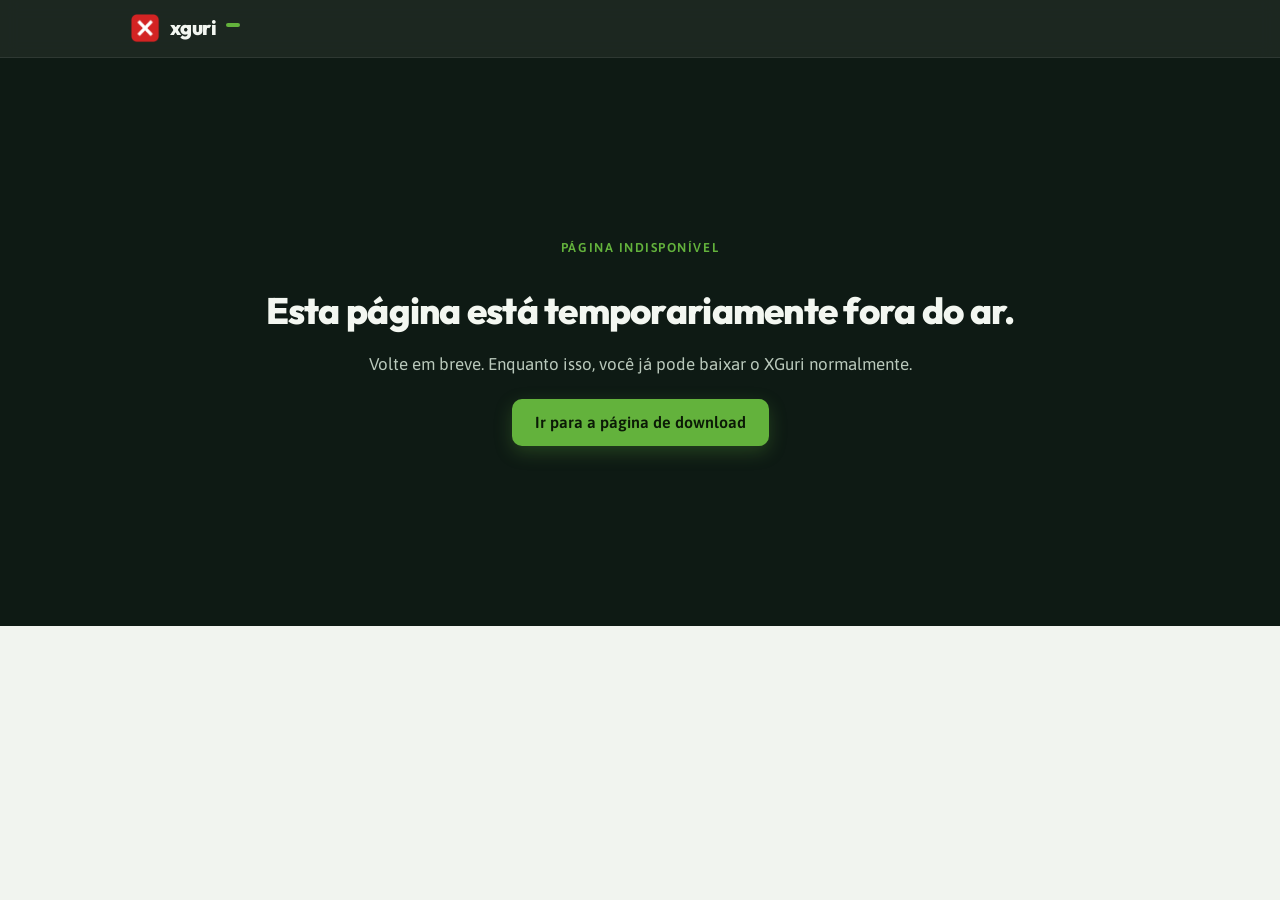
<file: index.html>
<!DOCTYPE html>
<html lang="pt-BR">
<head>
<meta charset="utf-8">
<meta name="viewport" content="width=device-width, initial-scale=1">
<title>XGuri &middot; em breve</title>
<meta name="robots" content="noindex">
<meta name="theme-color" content="#0E1A14">
<link rel="icon" href="assets/favicon.ico" sizes="any">
<link rel="icon" href="assets/xguri-icone.png" type="image/png">
<link rel="apple-touch-icon" href="assets/xguri-icone.png">

<link rel="preconnect" href="https://fonts.googleapis.com">
<link rel="preconnect" href="https://fonts.gstatic.com" crossorigin>
<link rel="stylesheet" href="https://fonts.googleapis.com/css2?family=Outfit:wght@600;700;800&family=Asap:wght@400;500;600&family=IBM+Plex+Mono:wght@500&display=swap">
<link rel="stylesheet" href="css/estilo.css">
</head>
<body>

<header class="topo">
  <div class="topo__interno">
    <a class="marca-link" href="download.html">
      <img src="assets/xguri-icone.png" alt="" width="30" height="30">
      xguri<i aria-hidden="true"></i>
    </a>
  </div>
</header>

<section class="faixa faixa--escura">
  <div class="envelope pilha pilha--20" style="text-align:center; padding-block:96px;">
    <p class="olho">Página indisponível</p>
    <h1 style="font-size:clamp(1.6rem,4vw,2.3rem);">Esta página está temporariamente fora do ar.</h1>
    <p class="sub">Volte em breve. Enquanto isso, você já pode baixar o XGuri normalmente.</p>
    <div class="botoes" style="justify-content:center;">
      <a class="botao botao--acento" href="download.html">Ir para a página de download</a>
    </div>
  </div>
</section>

</body>
</html>
</file>
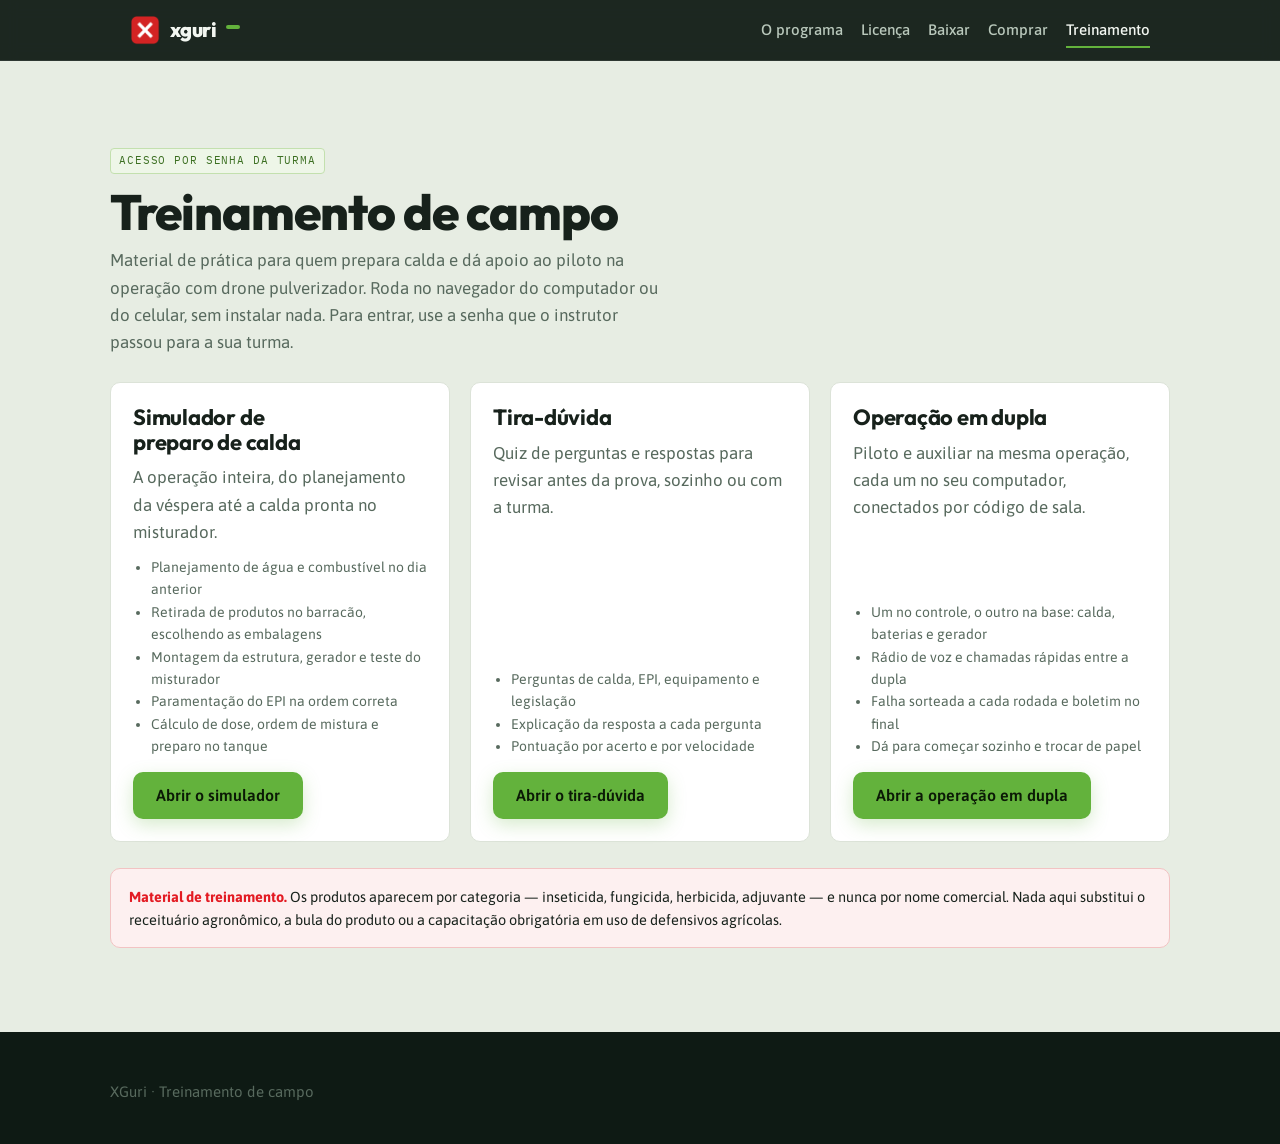
<file: treinamento/index.html>
<!doctype html>
<html lang="pt-BR">
<head>
<meta charset="utf-8">
<meta name="viewport" content="width=device-width, initial-scale=1">
<title>Treinamento · XGuri</title>
<meta name="description" content="Simulador de preparo de calda e quiz de tira-dúvida para equipes de pulverização com drone. Acesso por senha da turma.">
<link rel="icon" href="../assets/xguri-icone.png">
<link rel="preconnect" href="https://fonts.googleapis.com">
<link rel="preconnect" href="https://fonts.gstatic.com" crossorigin>
<link rel="stylesheet" href="https://fonts.googleapis.com/css2?family=Outfit:wght@600;700;800&family=Asap:wght@400;500;600&family=IBM+Plex+Mono:wght@500&display=swap">
<link rel="stylesheet" href="../css/estilo.css">
<style>
.treino-grade{display:grid; grid-template-columns:repeat(auto-fit,minmax(280px,1fr)); gap:20px; margin-top:26px}
.treino-card{background:var(--surface); border:1px solid var(--borda); border-radius:var(--raio); padding:22px; display:flex; flex-direction:column; gap:10px}
.treino-card h3{margin:0; font-size:22px}
.treino-card p{margin:0; color:var(--texto-fraco); flex:1}
.treino-card ul{margin:0; padding-left:18px; color:var(--texto-fraco); font-size:14px}
.treino-card a.botao{align-self:flex-start; margin-top:4px}
.treino-selo{display:inline-block; font-family:"IBM Plex Mono",monospace; font-size:11px; letter-spacing:.08em;
  background:var(--acento-claro); color:var(--acento-texto); border:1px solid var(--acento-borda); border-radius:4px; padding:3px 8px}
.treino-aviso{background:var(--marca-claro); border:1px solid var(--marca-borda); border-radius:var(--raio); padding:16px 18px; margin-top:26px; font-size:14.5px}
.treino-aviso b{color:var(--marca)}
</style>
</head>
<body>

<header class="topo">
  <div class="topo__interno">
    <a class="marca-link" href="../index.html">
      <img src="../assets/xguri-icone.png" alt="" width="30" height="30">
      xguri<i aria-hidden="true"></i>
    </a>
    <nav class="menu" aria-label="Seções do site">
      <a href="../index.html#programa">O programa</a>
      <a href="../index.html#licenca">Licença</a>
      <a href="../download.html">Baixar</a>
      <a href="../comprar.html">Comprar</a>
      <a href="index.html" aria-current="page">Treinamento</a>
    </nav>
  </div>
</header>

<main class="faixa faixa--fundo">
  <div class="envelope">
    <span class="treino-selo">ACESSO POR SENHA DA TURMA</span>
    <h1 style="margin:10px 0 8px">Treinamento de campo</h1>
    <p style="max-width:62ch; color:var(--texto-fraco)">
      Material de prática para quem prepara calda e dá apoio ao piloto na operação com drone pulverizador.
      Roda no navegador do computador ou do celular, sem instalar nada. Para entrar, use a senha que o
      instrutor passou para a sua turma.
    </p>

    <div class="treino-grade">
      <article class="treino-card">
        <h3>Simulador de preparo de calda</h3>
        <p>A operação inteira, do planejamento da véspera até a calda pronta no misturador.</p>
        <ul>
          <li>Planejamento de água e combustível no dia anterior</li>
          <li>Retirada de produtos no barracão, escolhendo as embalagens</li>
          <li>Montagem da estrutura, gerador e teste do misturador</li>
          <li>Paramentação do EPI na ordem correta</li>
          <li>Cálculo de dose, ordem de mistura e preparo no tanque</li>
        </ul>
        <a class="botao botao--acento" href="simulador.html">Abrir o simulador</a>
      </article>

      <article class="treino-card">
        <h3>Tira-dúvida</h3>
        <p>Quiz de perguntas e respostas para revisar antes da prova, sozinho ou com a turma.</p>
        <ul>
          <li>Perguntas de calda, EPI, equipamento e legislação</li>
          <li>Explicação da resposta a cada pergunta</li>
          <li>Pontuação por acerto e por velocidade</li>
        </ul>
        <a class="botao botao--acento" href="quiz.html">Abrir o tira-dúvida</a>
      </article>

      <article class="treino-card">
        <h3>Operação em dupla</h3>
        <p>Piloto e auxiliar na mesma operação, cada um no seu computador, conectados por código de sala.</p>
        <ul>
          <li>Um no controle, o outro na base: calda, baterias e gerador</li>
          <li>Rádio de voz e chamadas rápidas entre a dupla</li>
          <li>Falha sorteada a cada rodada e boletim no final</li>
          <li>Dá para começar sozinho e trocar de papel</li>
        </ul>
        <a class="botao botao--acento" href="dupla.html">Abrir a operação em dupla</a>
      </article>
    </div>

    <div class="treino-aviso">
      <b>Material de treinamento.</b> Os produtos aparecem por categoria — inseticida, fungicida, herbicida,
      adjuvante — e nunca por nome comercial. Nada aqui substitui o receituário agronômico, a bula do produto
      ou a capacitação obrigatória em uso de defensivos agrícolas.
    </div>
  </div>
</main>

<footer class="rodape">
  <div class="rodape__interno">
    <p class="sub">XGuri · Treinamento de campo</p>
  </div>
</footer>

</body>
</html>
</file>
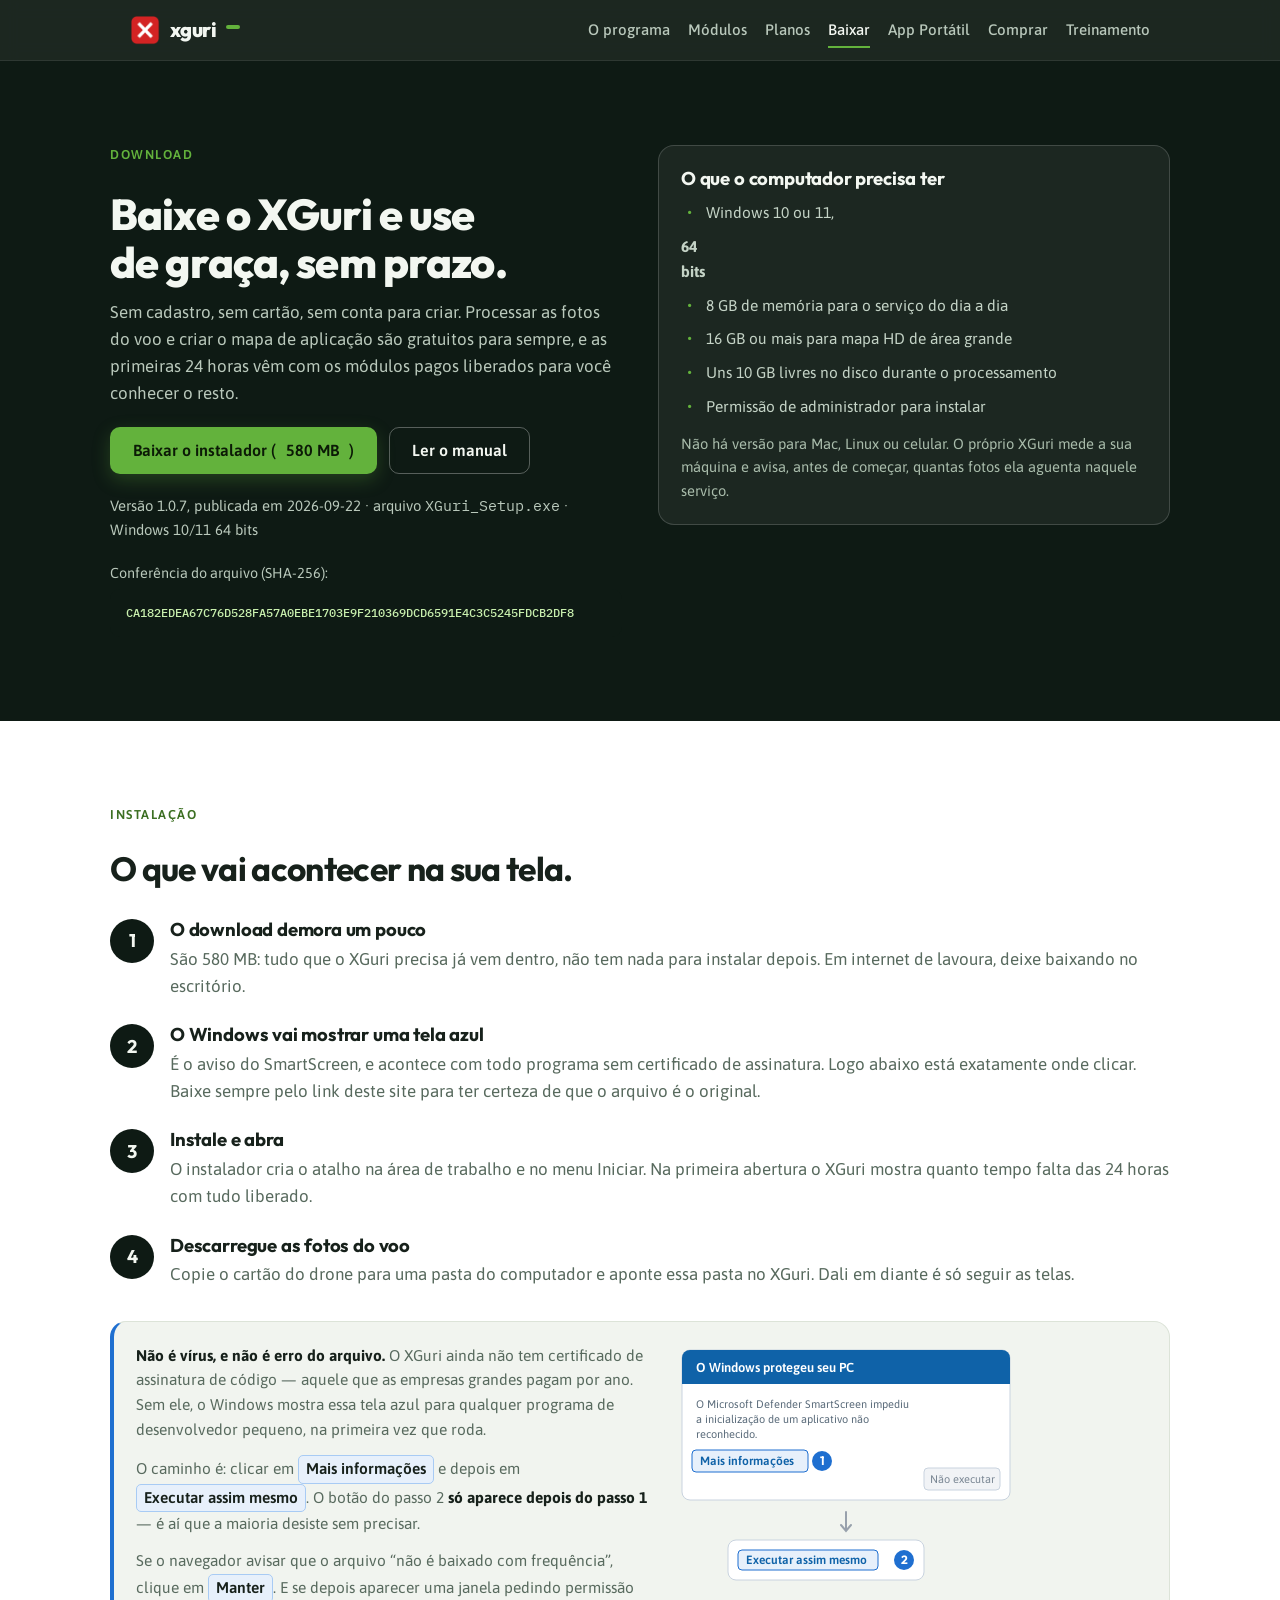
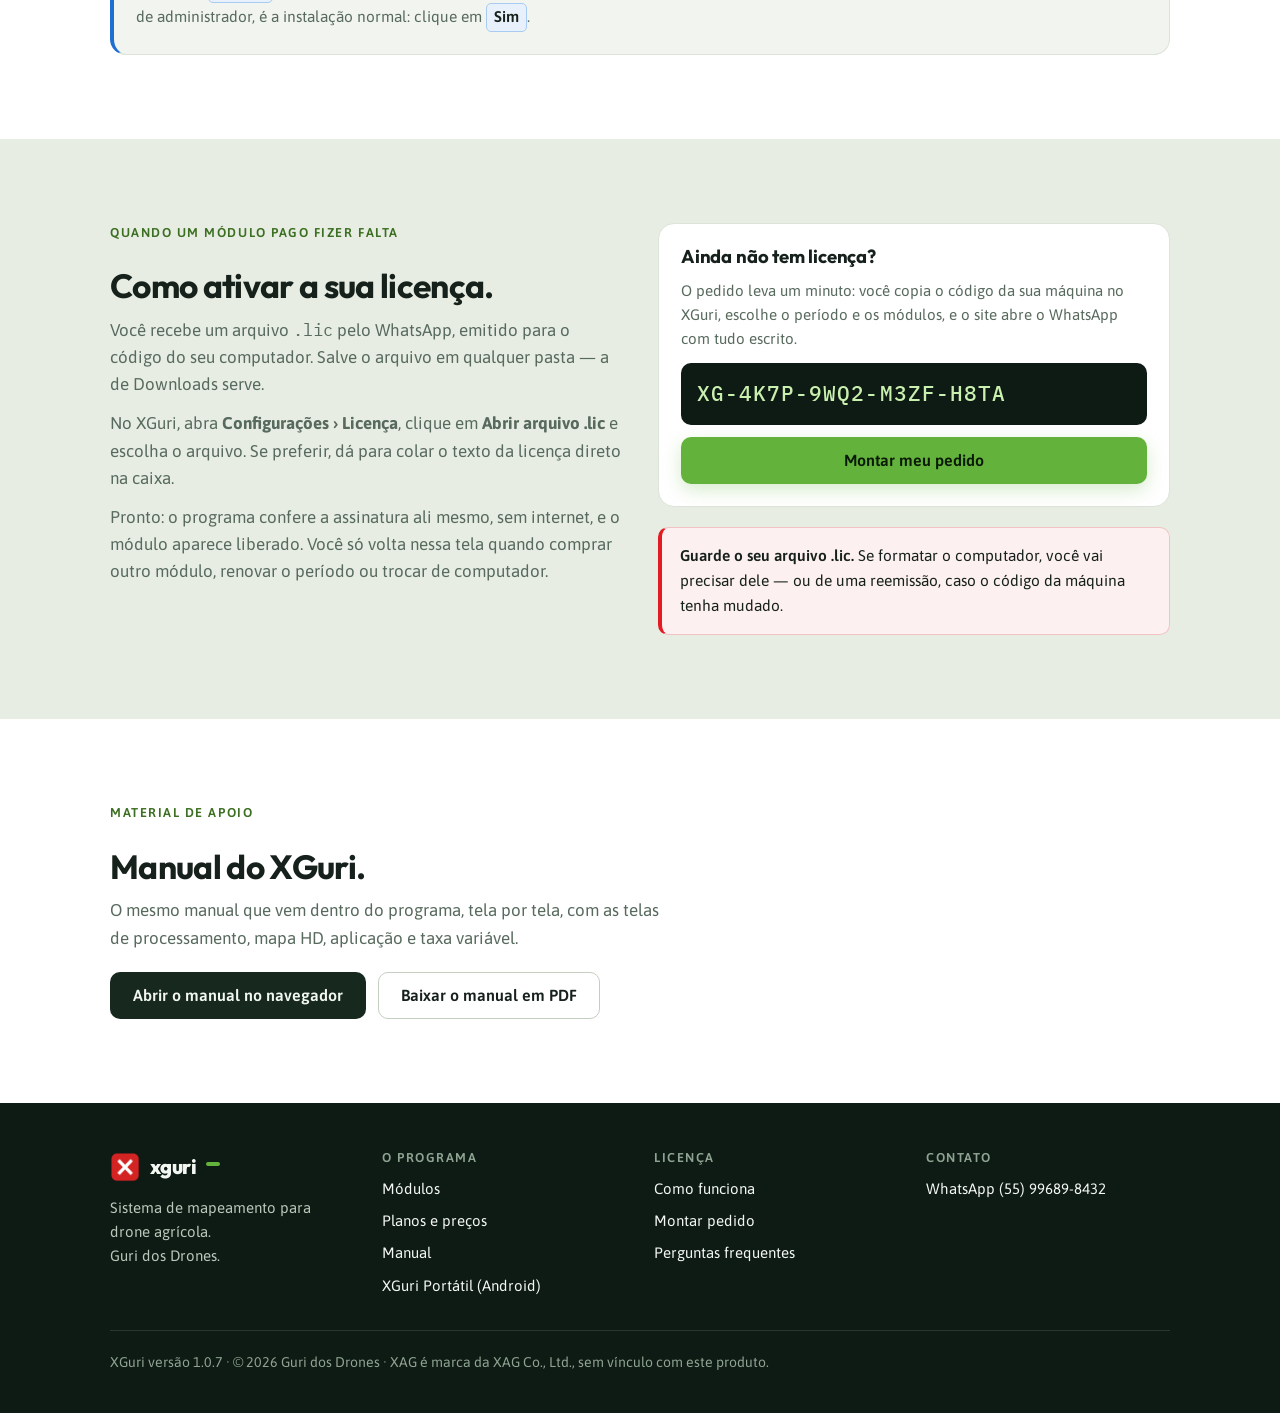
<file: download.html>
<!DOCTYPE html>
<html lang="pt-BR">
<head>
<meta charset="utf-8">
<meta name="viewport" content="width=device-width, initial-scale=1">
<title>Baixar o XGuri</title>
<meta name="description" content="Baixe o instalador do XGuri para Windows 64 bits. Processar as fotos e criar o mapa de aplicação são gratuitos para sempre. Requisitos, instalação e como ativar a licença.">
<meta name="theme-color" content="#0E1A14">
<link rel="icon" href="assets/favicon.ico" sizes="any">
<link rel="icon" href="assets/xguri-icone.png" type="image/png">
<link rel="apple-touch-icon" href="assets/xguri-icone.png">

<link rel="preconnect" href="https://fonts.googleapis.com">
<link rel="preconnect" href="https://fonts.gstatic.com" crossorigin>
<link rel="stylesheet" href="https://fonts.googleapis.com/css2?family=Outfit:wght@600;700;800&family=Asap:wght@400;500;600&family=IBM+Plex+Mono:wght@500&display=swap">
<link rel="stylesheet" href="css/estilo.css">
</head>
<body>

<header class="topo">
  <div class="topo__interno">
    <a class="marca-link" href="index.html">
      <img src="assets/xguri-icone.png" alt="" width="30" height="30">
      xguri<i aria-hidden="true"></i>
    </a>
    <nav class="menu" aria-label="Seções do site">
      <a href="index.html#programa">O programa</a>
      <a href="index.html#modulos">Módulos</a>
      <a href="index.html#planos">Planos</a>
      <a href="download.html" aria-current="page">Baixar</a>
      <a href="portatil.html">App Portátil</a>
      <a href="comprar.html">Comprar</a>
      <a href="treinamento/index.html">Treinamento</a>
    </nav>
  </div>
</header>

<!-- ---------------------------------------------------------- download -- -->
<section class="faixa faixa--escura">
  <div class="envelope grade grade--2" style="gap:36px; align-items:start;">
    <div class="pilha pilha--20">
      <div class="pilha pilha--12">
        <p class="olho">Download</p>
        <h1 style="font-size:clamp(1.9rem,5vw,2.7rem);">Baixe o XGuri e use de graça, sem prazo.</h1>
        <p class="sub">
          Sem cadastro, sem cartão, sem conta para criar. Processar as fotos do voo e
          criar o mapa de aplicação são gratuitos para sempre, e as primeiras
          <span data-cfg="horasAvaliacao">24</span> horas vêm com os módulos pagos
          liberados para você conhecer o resto.
        </p>
      </div>

      <!-- portao: aparece quando portao.ativo esta ligado em js/config.js -->
      <form class="portao oculto" id="form-portao" data-portao novalidate>
        <div class="portao__topo">
          <svg class="portao__chave" viewBox="0 0 48 48" aria-hidden="true">
            <circle cx="17" cy="17" r="11" fill="none" stroke="#9FE072" stroke-width="4"/>
            <path d="M25 25 L41 41 M35 35 l5 -5 M30 30 l4 -4" stroke="#9FE072" stroke-width="4"
                  fill="none" stroke-linecap="round"/>
          </svg>
          <div>
            <h2 class="portao__titulo">Download liberado por senha</h2>
            <p class="portao__dica" data-portao-dica>Peça a senha no WhatsApp.</p>
          </div>
        </div>

        <label class="so-leitor" for="senha-download">Senha do download</label>
        <div class="portao__linha">
          <input type="password" id="senha-download" name="senha" autocomplete="current-password"
                 placeholder="Senha" spellcheck="false" aria-describedby="erro-portao">
          <button type="submit" class="botao botao--acento" id="botao-portao">Liberar o download</button>
        </div>

        <p class="estado estado--erro" id="erro-portao" role="status"></p>

        <p class="portao__rodape">
          Não tem a senha? <a data-wa data-wa-texto="Olá! Queria a senha para baixar o XGuri." href="#">Me chame no WhatsApp</a>
          que eu passo na hora.
        </p>
      </form>

      <div class="botoes">
        <a class="botao botao--acento" data-download data-portao-liberado href="#" download>
          Baixar o instalador (<span data-cfg="tamanho">480 MB</span>)
        </a>
        <a class="botao botao--linha" href="manual.html">Ler o manual</a>
      </div>

      <!-- só aparece enquanto o instalador não estiver publicado -->
      <div class="aviso oculto" data-sem-download>
        <strong>O instalador está sendo publicado.</strong>
        A versão nova está saindo do forno.
        <a data-wa data-wa-texto="Olá! Queria baixar o XGuri, vi que o instalador está sendo publicado." href="#">Me chame no WhatsApp</a>
        que eu te mando o arquivo na hora.
      </div>

      <p class="sub" style="font-size:.93rem;">
        Versão <span data-cfg="versao">1.0.0</span>, publicada em
        <span data-cfg="lancamento">—</span> &middot; arquivo
        <span class="mono">XGuri_Setup.exe</span> &middot; Windows 10/11 64 bits
      </p>

      <div data-sha-bloco class="oculto">
        <p class="sub" style="font-size:.9rem; margin-bottom:4px;">
          Conferência do arquivo (SHA-256):
        </p>
        <div class="codigo-maquina" style="font-size:.78rem; letter-spacing:0;" data-sha></div>
      </div>
    </div>

    <div class="cartao pilha pilha--12" style="background:rgba(255,255,255,.06); border-color:rgba(255,255,255,.16);">
      <h3 style="color:var(--texto-inverso);">O que o computador precisa ter</h3>
      <ul class="plano__itens" style="color:#C4D3C6;">
        <li>Windows 10 ou 11, <strong>64 bits</strong></li>
        <li>8 GB de memória para o serviço do dia a dia</li>
        <li>16 GB ou mais para mapa HD de área grande</li>
        <li>Uns 10 GB livres no disco durante o processamento</li>
        <li>Permissão de administrador para instalar</li>
      </ul>
      <p class="sub" style="font-size:.92rem; color:#A9BCAB;">
        Não há versão para Mac, Linux ou celular. O próprio XGuri mede a sua máquina e
        avisa, antes de começar, quantas fotos ela aguenta naquele serviço.
      </p>
    </div>
  </div>
</section>

<!-- --------------------------------------------------------- instalação -- -->
<section class="faixa faixa--clara">
  <div class="envelope pilha pilha--32">
    <div class="prosa pilha pilha--12">
      <p class="olho">Instalação</p>
      <h2>O que vai acontecer na sua tela.</h2>
    </div>

    <ol class="passos">
      <li class="passo">
        <h3>O download demora um pouco</h3>
        <p>
          São <span data-cfg="tamanho">480 MB</span>: tudo que o XGuri precisa já vem
          dentro, não tem nada para instalar depois. Em internet de lavoura, deixe
          baixando no escritório.
        </p>
      </li>
      <li class="passo">
        <h3>O Windows vai mostrar uma tela azul</h3>
        <p>
          É o aviso do SmartScreen, e acontece com todo programa sem certificado de
          assinatura. Logo abaixo está exatamente onde clicar. Baixe sempre pelo link
          deste site para ter certeza de que o arquivo é o original.
        </p>
      </li>
      <li class="passo">
        <h3>Instale e abra</h3>
        <p>
          O instalador cria o atalho na área de trabalho e no menu Iniciar. Na primeira
          abertura o XGuri mostra quanto tempo falta das
          <span data-cfg="horasAvaliacao">24</span> horas com tudo liberado.
        </p>
      </li>
      <li class="passo">
        <h3>Descarregue as fotos do voo</h3>
        <p>
          Copie o cartão do drone para uma pasta do computador e aponte essa pasta no
          XGuri. Dali em diante é só seguir as telas.
        </p>
      </li>
    </ol>

    <div class="telaazul" id="tela-azul">
      <div class="telaazul__passos">
        <p>
          <strong>N&atilde;o &eacute; v&iacute;rus, e n&atilde;o &eacute; erro do arquivo.</strong>
          O XGuri ainda n&atilde;o tem certificado de assinatura de c&oacute;digo &mdash;
          aquele que as empresas grandes pagam por ano. Sem ele, o Windows mostra essa tela
          azul para qualquer programa de desenvolvedor pequeno, na primeira vez que roda.
        </p>
        <p>
          O caminho &eacute;: clicar em <span class="telaazul__clique">Mais informa&ccedil;&otilde;es</span>
          e depois em <span class="telaazul__clique">Executar assim mesmo</span>. O bot&atilde;o
          do passo 2 <strong>s&oacute; aparece depois do passo 1</strong> &mdash; &eacute; a&iacute;
          que a maioria desiste sem precisar.
        </p>
        <p>
          Se o navegador avisar que o arquivo &ldquo;n&atilde;o &eacute; baixado com
          frequ&ecirc;ncia&rdquo;, clique em <span class="telaazul__clique">Manter</span>.
          E se depois aparecer uma janela pedindo permiss&atilde;o de administrador, &eacute;
          a instala&ccedil;&atilde;o normal: clique em <span class="telaazul__clique">Sim</span>.
        </p>
      </div>

      <div>
        <svg viewBox="0 0 340 250" role="img"
             aria-label="Desenho da janela azul do Windows: clique em Mais informacoes e depois em Executar assim mesmo">
          <rect x="6" y="6" width="328" height="150" rx="8" fill="#FFFFFF" stroke="#C9D3DF"/>
          <rect x="6" y="6" width="328" height="34" rx="8" fill="#0F62A8"/>
          <rect x="6" y="30" width="328" height="10" fill="#0F62A8"/>
          <text x="20" y="28" font-family="Asap, sans-serif" font-size="13" font-weight="600" fill="#FFFFFF">
            O Windows protegeu seu PC
          </text>

          <text x="20" y="64" font-family="Asap, sans-serif" font-size="11" fill="#5A6B7A">
            O Microsoft Defender SmartScreen impediu
          </text>
          <text x="20" y="79" font-family="Asap, sans-serif" font-size="11" fill="#5A6B7A">
            a inicializa&#231;&#227;o de um aplicativo n&#227;o
          </text>
          <text x="20" y="94" font-family="Asap, sans-serif" font-size="11" fill="#5A6B7A">
            reconhecido.
          </text>

          <rect x="16" y="106" width="116" height="22" rx="4" fill="#E7F0FB" stroke="#1F6FD0"/>
          <text x="24" y="121" font-family="Asap, sans-serif" font-size="12" font-weight="600" fill="#0F62A8">
            Mais informa&#231;&#245;es
          </text>
          <circle cx="146" cy="117" r="10" fill="#1F6FD0"/>
          <text x="146" y="121" text-anchor="middle" font-family="Outfit, sans-serif"
                font-size="12" font-weight="700" fill="#FFFFFF">1</text>

          <rect x="248" y="124" width="76" height="22" rx="4" fill="#F1F3F6" stroke="#C9D3DF"/>
          <text x="286" y="139" text-anchor="middle" font-family="Asap, sans-serif"
                font-size="11" fill="#7A8794">N&#227;o executar</text>

          <path d="M170 168 L170 186" stroke="#98A1AC" stroke-width="2" stroke-linecap="round"/>
          <path d="M165 181 L170 187 L175 181" fill="none" stroke="#98A1AC"
                stroke-width="2" stroke-linecap="round"/>

          <rect x="52" y="196" width="196" height="40" rx="8" fill="#FFFFFF" stroke="#C9D3DF"/>
          <rect x="62" y="206" width="140" height="20" rx="4" fill="#E7F0FB" stroke="#1F6FD0"/>
          <text x="70" y="220" font-family="Asap, sans-serif" font-size="12" font-weight="600" fill="#0F62A8">
            Executar assim mesmo
          </text>
          <circle cx="228" cy="216" r="10" fill="#1F6FD0"/>
          <text x="228" y="220" text-anchor="middle" font-family="Outfit, sans-serif"
                font-size="12" font-weight="700" fill="#FFFFFF">2</text>
        </svg>
      </div>
    </div>
  </div>
</section>

<!-- ------------------------------------------------------------ ativação -- -->
<section class="faixa faixa--fundo" id="ativar">
  <div class="envelope grade grade--2" style="gap:36px; align-items:start;">
    <div class="pilha pilha--12">
      <p class="olho">Quando um módulo pago fizer falta</p>
      <h2>Como ativar a sua licença.</h2>
      <p class="sub">
        Você recebe um arquivo <span class="mono">.lic</span> pelo WhatsApp, emitido
        para o código do seu computador. Salve o arquivo em qualquer pasta — a de
        Downloads serve.
      </p>
      <p class="sub">
        No XGuri, abra <strong>Configurações &rsaquo; Licença</strong>, clique em
        <strong>Abrir arquivo .lic</strong> e escolha o arquivo. Se preferir, dá para
        colar o texto da licença direto na caixa.
      </p>
      <p class="sub">
        Pronto: o programa confere a assinatura ali mesmo, sem internet, e o módulo
        aparece liberado. Você só volta nessa tela quando comprar outro módulo, renovar
        o período ou trocar de computador.
      </p>
    </div>

    <div class="pilha pilha--20">
      <div class="cartao pilha pilha--12">
        <h3>Ainda não tem licença?</h3>
        <p class="sub" style="font-size:.95rem;">
          O pedido leva um minuto: você copia o código da sua máquina no XGuri, escolhe o
          período e os módulos, e o site abre o WhatsApp com tudo escrito.
        </p>
        <div class="codigo-maquina">XG-4K7P-9WQ2-M3ZF-H8TA</div>
        <a class="botao botao--acento" href="comprar.html">Montar meu pedido</a>
      </div>

      <div class="aviso aviso--marca">
        <strong>Guarde o seu arquivo .lic.</strong>
        Se formatar o computador, você vai precisar dele — ou de uma reemissão, caso o
        código da máquina tenha mudado.
      </div>
    </div>
  </div>
</section>

<!-- --------------------------------------------------------- documentos -- -->
<section class="faixa faixa--clara">
  <div class="envelope pilha pilha--20">
    <div class="pilha pilha--12">
      <p class="olho">Material de apoio</p>
      <h2>Manual do XGuri.</h2>
      <p class="sub prosa">
        O mesmo manual que vem dentro do programa, tela por tela, com as telas de
        processamento, mapa HD, aplicação e taxa variável.
      </p>
    </div>
    <div class="botoes">
      <a class="botao botao--escuro" href="manual.html">Abrir o manual no navegador</a>
      <a class="botao botao--linha" href="Manual_XGuri.pdf" download>Baixar o manual em PDF</a>
    </div>
  </div>
</section>

<footer class="rodape">
  <div class="rodape__interno">
    <div>
      <a class="marca-link" href="index.html" style="margin-bottom:12px;">
        <img src="assets/xguri-icone.png" alt="" width="30" height="30">
        xguri<i aria-hidden="true"></i>
      </a>
      <p>Sistema de mapeamento para drone agrícola.<br>Guri dos Drones.</p>
    </div>
    <div>
      <h4>O programa</h4>
      <ul>
        <li><a href="index.html#modulos">Módulos</a></li>
        <li><a href="index.html#planos">Planos e preços</a></li>
        <li><a href="manual.html">Manual</a></li>
        <li><a href="portatil.html">XGuri Portátil (Android)</a></li>
      </ul>
    </div>
    <div>
      <h4>Licença</h4>
      <ul>
        <li><a href="index.html#licenca">Como funciona</a></li>
        <li><a href="comprar.html">Montar pedido</a></li>
        <li><a href="index.html#perguntas">Perguntas frequentes</a></li>
      </ul>
    </div>
    <div>
      <h4>Contato</h4>
      <ul>
        <li><a data-wa href="#">WhatsApp <span data-wa-numero></span></a></li>
        <li data-some-sem-email><a data-email data-email-texto href="#">E-mail</a></li>
        <li><a data-instagram data-instagram-texto href="#">Instagram</a></li>
      </ul>
    </div>
  </div>
  <div class="rodape__fim">
    XGuri versão <span data-cfg="versao">1.0.0</span> &middot; &copy; <span data-ano>2026</span>
    Guri dos Drones &middot; XAG é marca da XAG Co., Ltd., sem vínculo com este produto.
  </div>
</footer>

<script src="js/config.js"></script>
<script src="js/site.js"></script>
</body>
</html>
</file>
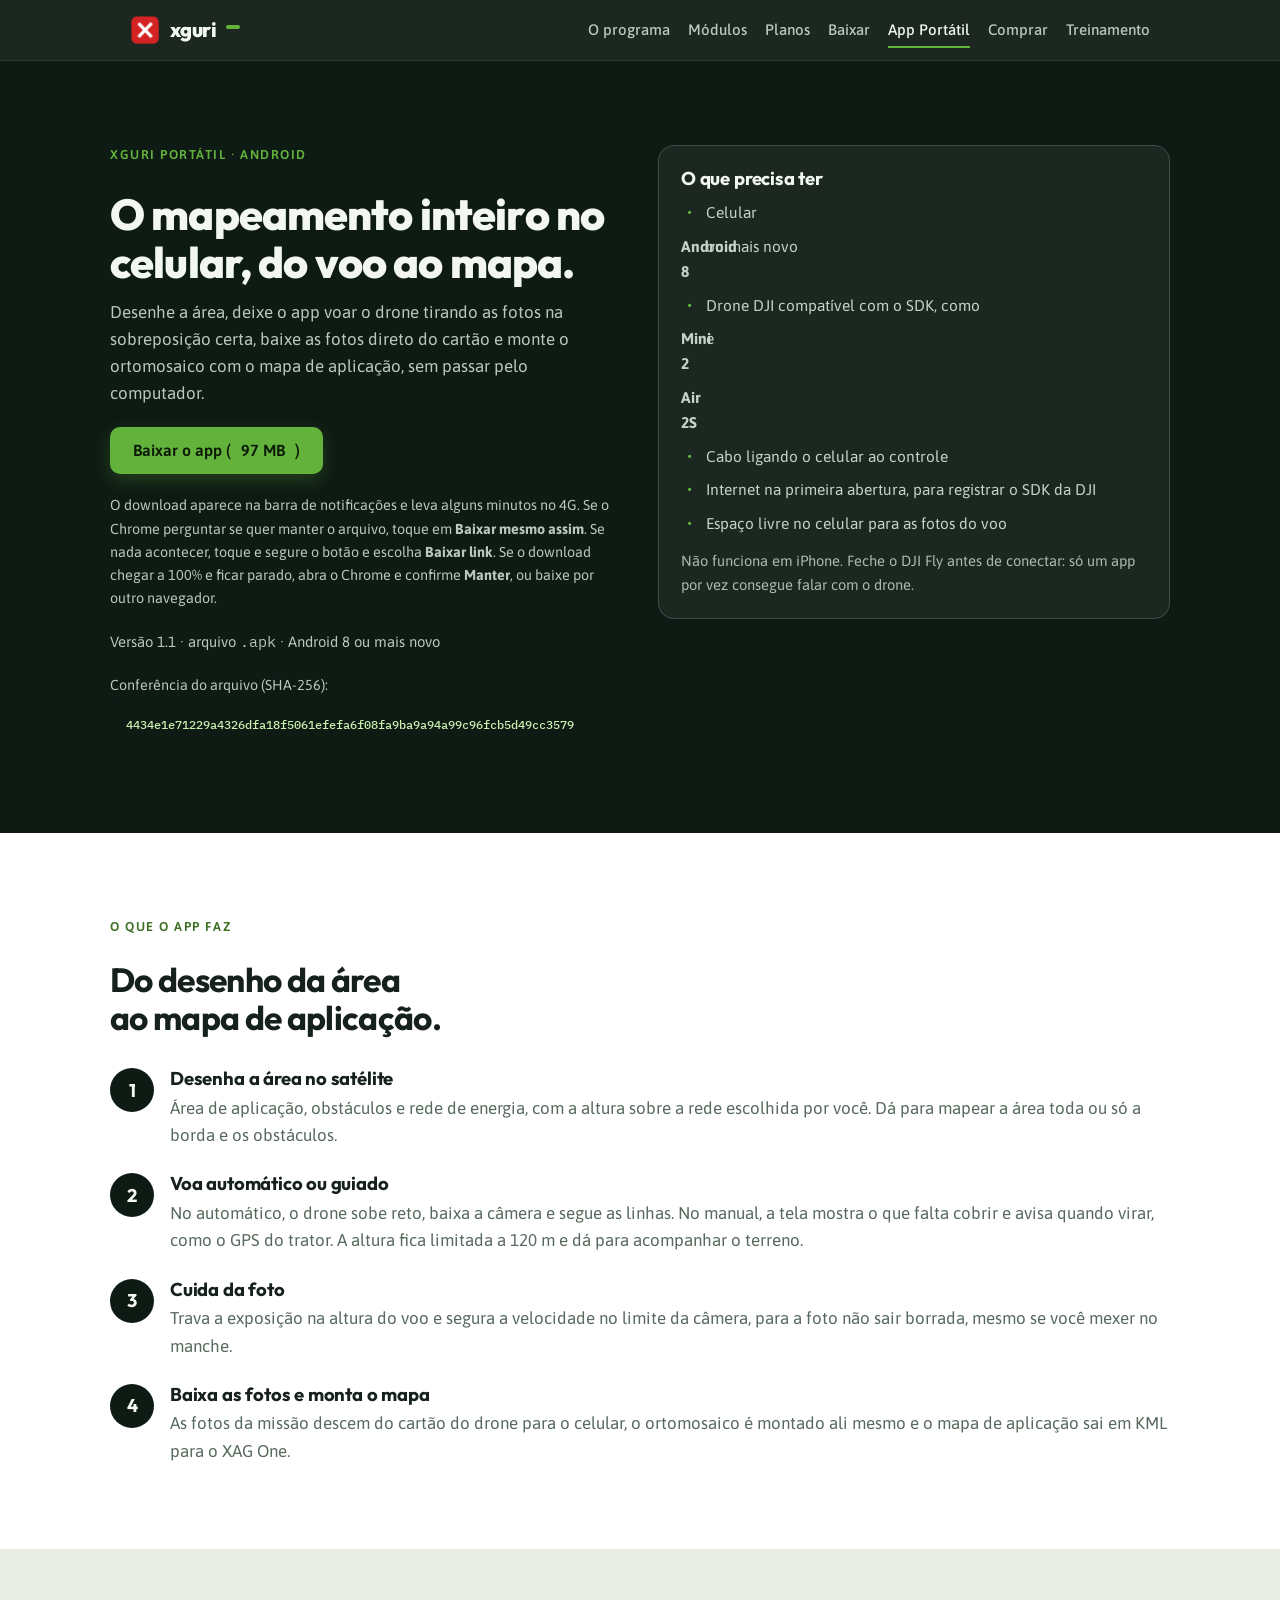
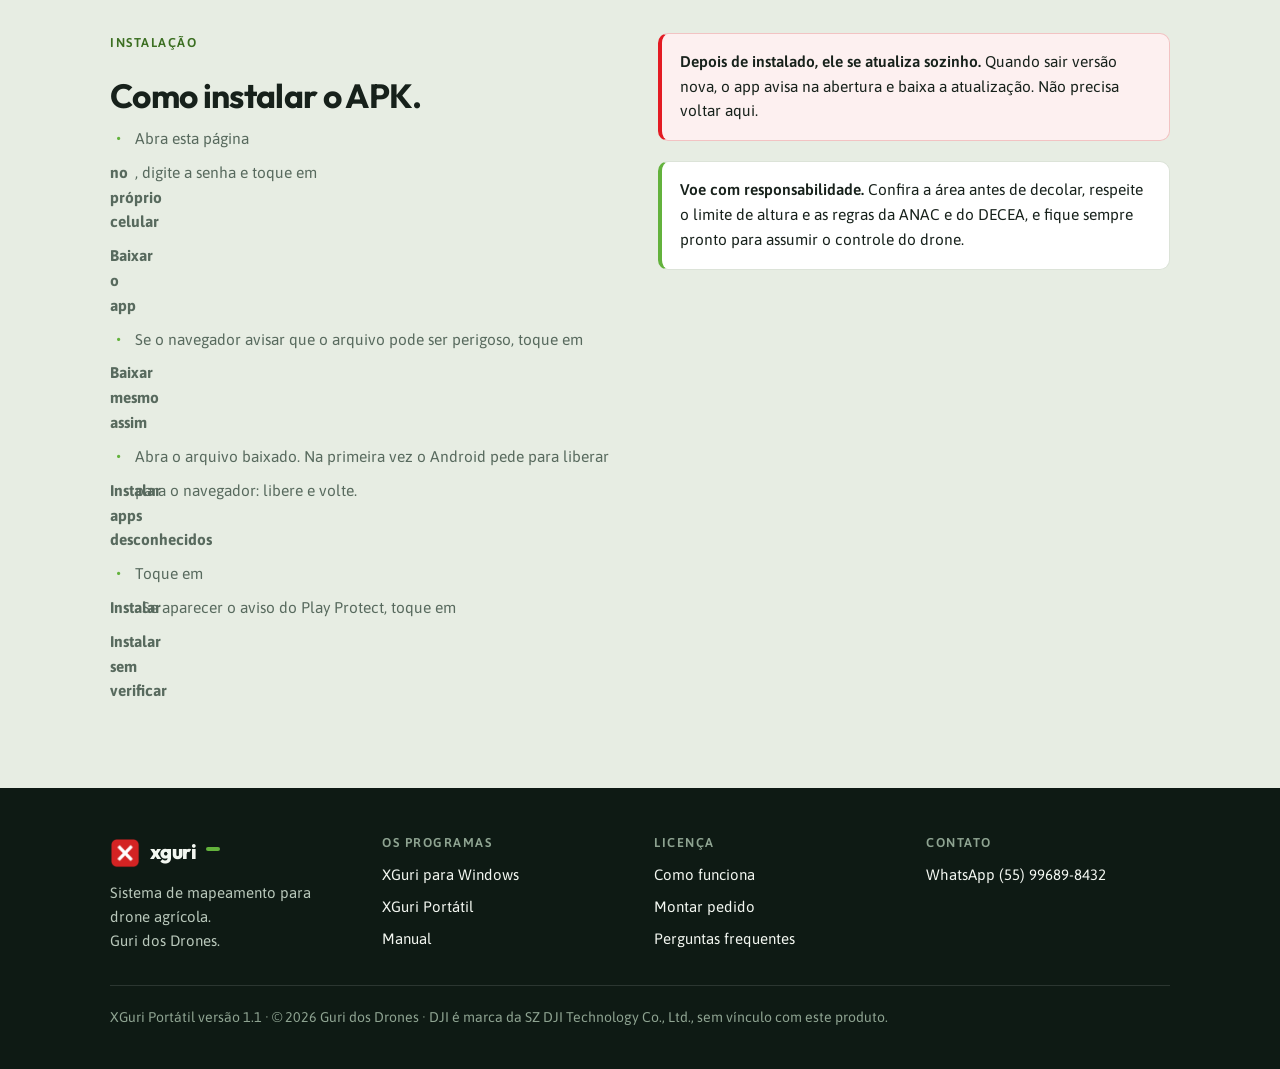
<file: portatil.html>
<!DOCTYPE html>
<html lang="pt-BR">
<head>
<meta charset="utf-8">
<meta name="viewport" content="width=device-width, initial-scale=1">
<title>XGuri Portátil</title>
<meta name="description" content="XGuri Portátil: app Android para planejar o voo de mapeamento do drone DJI, baixar as fotos, gerar o ortomosaico e desenhar o mapa de aplicação no celular.">
<meta name="theme-color" content="#0E1A14">
<link rel="icon" href="assets/favicon.ico" sizes="any">
<link rel="icon" href="assets/xguri-icone.png" type="image/png">
<link rel="apple-touch-icon" href="assets/xguri-icone.png">

<link rel="preconnect" href="https://fonts.googleapis.com">
<link rel="preconnect" href="https://fonts.gstatic.com" crossorigin>
<link rel="stylesheet" href="https://fonts.googleapis.com/css2?family=Outfit:wght@600;700;800&family=Asap:wght@400;500;600&family=IBM+Plex+Mono:wght@500&display=swap">
<link rel="stylesheet" href="css/estilo.css">
</head>
<body>

<header class="topo">
  <div class="topo__interno">
    <a class="marca-link" href="index.html">
      <img src="assets/xguri-icone.png" alt="" width="30" height="30">
      xguri<i aria-hidden="true"></i>
    </a>
    <nav class="menu" aria-label="Seções do site">
      <a href="index.html#programa">O programa</a>
      <a href="index.html#modulos">Módulos</a>
      <a href="index.html#planos">Planos</a>
      <a href="download.html">Baixar</a>
      <a href="portatil.html" aria-current="page">App Portátil</a>
      <a href="comprar.html">Comprar</a>
      <a href="treinamento/index.html">Treinamento</a>
    </nav>
  </div>
</header>

<!-- ---------------------------------------------------------- download -- -->
<section class="faixa faixa--escura">
  <div class="envelope grade grade--2" style="gap:36px; align-items:start;">
    <div class="pilha pilha--20">
      <div class="pilha pilha--12">
        <p class="olho">XGuri Portátil &middot; Android</p>
        <h1 style="font-size:clamp(1.9rem,5vw,2.7rem);">O mapeamento inteiro no celular, do voo ao mapa.</h1>
        <p class="sub">
          Desenhe a área, deixe o app voar o drone tirando as fotos na sobreposição certa,
          baixe as fotos direto do cartão e monte o ortomosaico com o mapa de aplicação,
          sem passar pelo computador.
        </p>
      </div>

      <form class="portao oculto" id="form-portao" data-portao="portaoPortatil" novalidate>
        <div class="portao__topo">
          <svg class="portao__chave" viewBox="0 0 48 48" aria-hidden="true">
            <circle cx="17" cy="17" r="11" fill="none" stroke="#9FE072" stroke-width="4"/>
            <path d="M25 25 L41 41 M35 35 l5 -5 M30 30 l4 -4" stroke="#9FE072" stroke-width="4"
                  fill="none" stroke-linecap="round"/>
          </svg>
          <div>
            <h2 class="portao__titulo">Download liberado por senha</h2>
            <p class="portao__dica" data-portao-dica>Peça a senha no WhatsApp.</p>
          </div>
        </div>

        <label class="so-leitor" for="senha-download">Senha do download</label>
        <div class="portao__linha">
          <input type="password" id="senha-download" name="senha" autocomplete="current-password"
                 placeholder="Senha" spellcheck="false" aria-describedby="erro-portao">
          <button type="submit" class="botao botao--acento" id="botao-portao">Liberar o download</button>
        </div>

        <p class="estado estado--erro" id="erro-portao" role="status"></p>

        <p class="portao__rodape">
          Não tem a senha? <a data-wa data-wa-texto="Olá! Queria a senha para baixar o XGuri Portátil." href="#">Me chame no WhatsApp</a>
          que eu passo na hora.
        </p>
      </form>

      <!-- navegador de dentro do WhatsApp/Instagram/Facebook nao baixa arquivo -->
      <div class="aviso aviso--marca oculto" id="aviso-navegador-app">
        <strong>Abra esta página no Chrome.</strong>
        O navegador de dentro do WhatsApp, Instagram ou Facebook não baixa arquivos.
        Toque nos três pontinhos e escolha <strong>Abrir no Chrome</strong>, ou use o botão abaixo.
        <div class="botoes" style="margin-top:10px;">
          <a class="botao botao--linha" id="abrir-no-chrome" href="#">Abrir no Chrome</a>
        </div>
      </div>

      <div class="botoes">
        <a class="botao botao--acento oculto" data-download="portaoPortatil" data-portao-liberado href="#">
          Baixar o app (<span data-cfg="portatilTamanho">86 MB</span>)
        </a>
      </div>

      <p class="sub oculto" data-portao-liberado style="font-size:.9rem;">
        O download aparece na barra de notificações e leva alguns minutos no 4G. Se o Chrome
        perguntar se quer manter o arquivo, toque em <strong>Baixar mesmo assim</strong>.
        Se nada acontecer, toque e segure o botão e escolha <strong>Baixar link</strong>.
        Se o download chegar a 100% e ficar parado, abra o Chrome e confirme
        <strong>Manter</strong>, ou baixe por outro navegador.
      </p>

      <div class="aviso oculto" data-sem-portao>
        <strong>O download do app está fechado no momento.</strong>
        <a data-wa data-wa-texto="Olá! Queria baixar o XGuri Portátil." href="#">Me chame no WhatsApp</a>
        que eu te mando o arquivo.
      </div>

      <p class="sub" style="font-size:.93rem;">
        Versão <span data-cfg="portatilVersao">0.2.0</span> &middot; arquivo
        <span class="mono">.apk</span> &middot; Android 8 ou mais novo
      </p>

      <div>
        <p class="sub" style="font-size:.9rem; margin-bottom:4px;">
          Conferência do arquivo (SHA-256):
        </p>
        <div class="codigo-maquina" style="font-size:.78rem; letter-spacing:0; white-space:normal; overflow-wrap:anywhere; word-break:break-all;" data-cfg="portatilSha256"></div>
      </div>
    </div>

    <div class="cartao pilha pilha--12" style="background:rgba(255,255,255,.06); border-color:rgba(255,255,255,.16);">
      <h3 style="color:var(--texto-inverso);">O que precisa ter</h3>
      <ul class="plano__itens" style="color:#C4D3C6;">
        <li>Celular <strong>Android 8</strong> ou mais novo</li>
        <li>Drone DJI compatível com o SDK, como <strong>Mini 2</strong> e <strong>Air 2S</strong></li>
        <li>Cabo ligando o celular ao controle</li>
        <li>Internet na primeira abertura, para registrar o SDK da DJI</li>
        <li>Espaço livre no celular para as fotos do voo</li>
      </ul>
      <p class="sub" style="font-size:.92rem; color:#A9BCAB;">
        Não funciona em iPhone. Feche o DJI Fly antes de conectar: só um app por vez
        consegue falar com o drone.
      </p>
    </div>
  </div>
</section>

<!-- ------------------------------------------------------------ recursos -- -->
<section class="faixa faixa--clara">
  <div class="envelope pilha pilha--32">
    <div class="prosa pilha pilha--12">
      <p class="olho">O que o app faz</p>
      <h2>Do desenho da área ao mapa de aplicação.</h2>
    </div>

    <ol class="passos">
      <li class="passo">
        <h3>Desenha a área no satélite</h3>
        <p>
          Área de aplicação, obstáculos e rede de energia, com a altura sobre a rede
          escolhida por você. Dá para mapear a área toda ou só a borda e os obstáculos.
        </p>
      </li>
      <li class="passo">
        <h3>Voa automático ou guiado</h3>
        <p>
          No automático, o drone sobe reto, baixa a câmera e segue as linhas. No manual,
          a tela mostra o que falta cobrir e avisa quando virar, como o GPS do trator.
          A altura fica limitada a 120 m e dá para acompanhar o terreno.
        </p>
      </li>
      <li class="passo">
        <h3>Cuida da foto</h3>
        <p>
          Trava a exposição na altura do voo e segura a velocidade no limite da câmera,
          para a foto não sair borrada, mesmo se você mexer no manche.
        </p>
      </li>
      <li class="passo">
        <h3>Baixa as fotos e monta o mapa</h3>
        <p>
          As fotos da missão descem do cartão do drone para o celular, o ortomosaico
          é montado ali mesmo e o mapa de aplicação sai em KML para o XAG One.
        </p>
      </li>
    </ol>
  </div>
</section>

<!-- --------------------------------------------------------- instalação -- -->
<section class="faixa faixa--fundo">
  <div class="envelope grade grade--2" style="gap:36px; align-items:start;">
    <div class="pilha pilha--12">
      <p class="olho">Instalação</p>
      <h2>Como instalar o APK.</h2>
      <ol class="plano__itens">
        <li>Abra esta página <strong>no próprio celular</strong>, digite a senha e toque em <strong>Baixar o app</strong>.</li>
        <li>Se o navegador avisar que o arquivo pode ser perigoso, toque em <strong>Baixar mesmo assim</strong>.</li>
        <li>Abra o arquivo baixado. Na primeira vez o Android pede para liberar <strong>Instalar apps desconhecidos</strong> para o navegador: libere e volte.</li>
        <li>Toque em <strong>Instalar</strong>. Se aparecer o aviso do Play Protect, toque em <strong>Instalar sem verificar</strong>.</li>
      </ol>
    </div>

    <div class="pilha pilha--20">
      <div class="aviso aviso--marca">
        <strong>Depois de instalado, ele se atualiza sozinho.</strong>
        Quando sair versão nova, o app avisa na abertura e baixa a atualização. Não
        precisa voltar aqui.
      </div>
      <div class="aviso">
        <strong>Voe com responsabilidade.</strong>
        Confira a área antes de decolar, respeite o limite de altura e as regras da ANAC
        e do DECEA, e fique sempre pronto para assumir o controle do drone.
      </div>
    </div>
  </div>
</section>

<footer class="rodape">
  <div class="rodape__interno">
    <div>
      <a class="marca-link" href="index.html" style="margin-bottom:12px;">
        <img src="assets/xguri-icone.png" alt="" width="30" height="30">
        xguri<i aria-hidden="true"></i>
      </a>
      <p>Sistema de mapeamento para drone agrícola.<br>Guri dos Drones.</p>
    </div>
    <div>
      <h4>Os programas</h4>
      <ul>
        <li><a href="download.html">XGuri para Windows</a></li>
        <li><a href="portatil.html">XGuri Portátil</a></li>
        <li><a href="manual.html">Manual</a></li>
      </ul>
    </div>
    <div>
      <h4>Licença</h4>
      <ul>
        <li><a href="index.html#licenca">Como funciona</a></li>
        <li><a href="comprar.html">Montar pedido</a></li>
        <li><a href="index.html#perguntas">Perguntas frequentes</a></li>
      </ul>
    </div>
    <div>
      <h4>Contato</h4>
      <ul>
        <li><a data-wa href="#">WhatsApp <span data-wa-numero></span></a></li>
        <li data-some-sem-email><a data-email data-email-texto href="#">E-mail</a></li>
        <li><a data-instagram data-instagram-texto href="#">Instagram</a></li>
      </ul>
    </div>
  </div>
  <div class="rodape__fim">
    XGuri Portátil versão <span data-cfg="portatilVersao">0.2.0</span> &middot; &copy; <span data-ano>2026</span>
    Guri dos Drones &middot; DJI é marca da SZ DJI Technology Co., Ltd., sem vínculo com este produto.
  </div>
</footer>

<script src="js/config.js"></script>
<script src="js/site.js"></script>
<script>
  (function () {
    var ua = navigator.userAgent || "";
    var dentroDeApp = /FBAN|FBAV|FB_IAB|Instagram|WhatsApp|Line\/|; wv\)/i.test(ua);
    if (!dentroDeApp || !/Android/i.test(ua)) return;
    var aviso = document.getElementById("aviso-navegador-app");
    var botao = document.getElementById("abrir-no-chrome");
    botao.href = "intent://" + location.host + location.pathname +
      "#Intent;scheme=https;package=com.android.chrome;end";
    aviso.classList.remove("oculto");
  })();
</script>
</body>
</html>
</file>
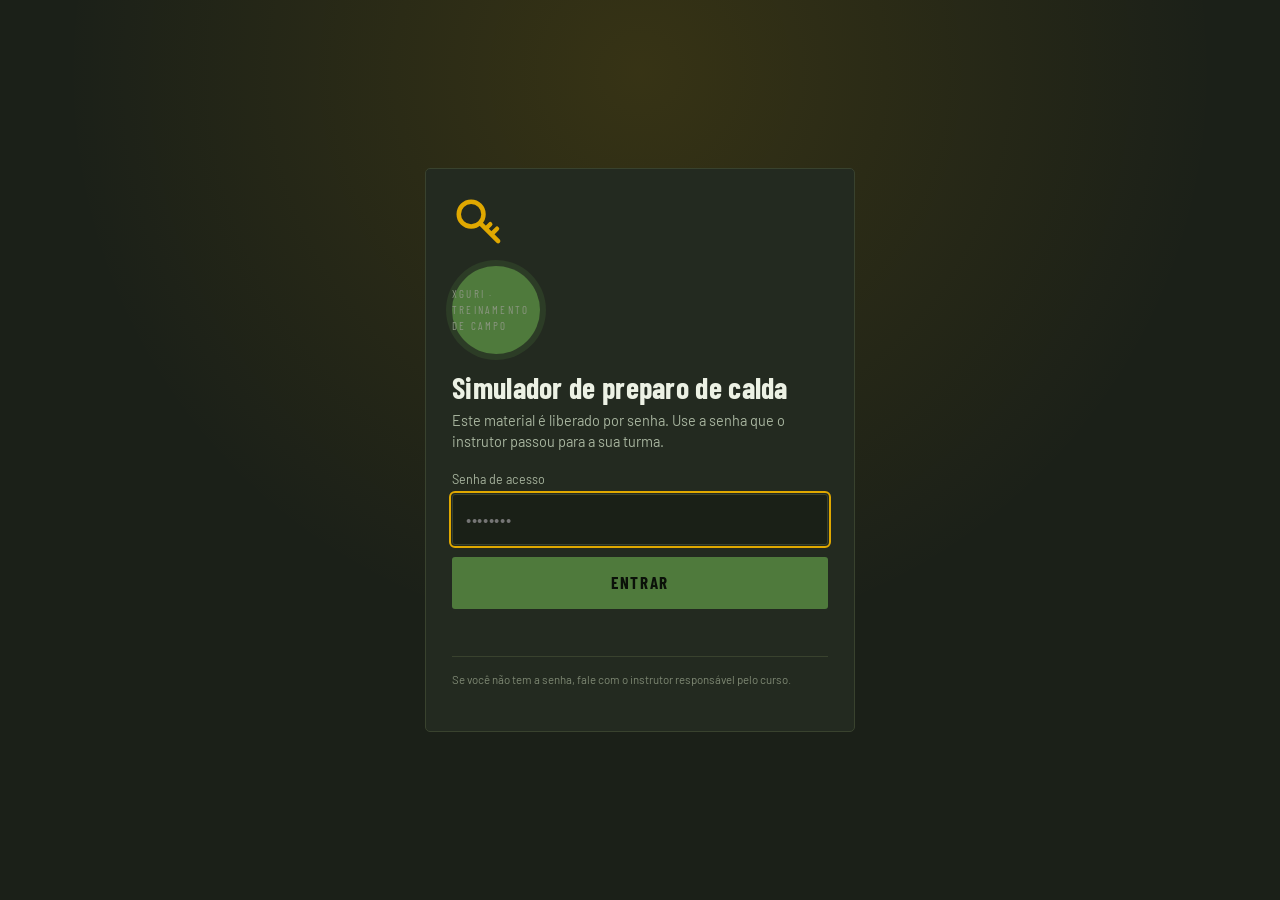
<file: treinamento/simulador.html>
<!doctype html>
<html lang="pt-BR">
<head>
<meta charset="utf-8">
<meta name="viewport" content="width=device-width, initial-scale=1">
<meta name="description" content="Simulador de treinamento de preparo de calda para pulverizacao com drone.">
<meta name="robots" content="noindex">
<title>Simulador de preparo de calda · XGuri</title>
<style>
:root{color-scheme:light dark}
body{margin:0; font-family:system-ui,-apple-system,"Segoe UI",sans-serif; font-size:14px}
img{max-width:100%}
[hidden]{display:none!important}
</style>
<link rel="preconnect" href="https://fonts.googleapis.com">
<link rel="preconnect" href="https://fonts.gstatic.com" crossorigin>
<link href="https://fonts.googleapis.com/css2?family=Barlow+Condensed:wght@600;700&family=Barlow:wght@400;500;600&family=Caveat:wght@600&family=IBM+Plex+Mono:wght@400;600&display=swap" rel="stylesheet">
<style>
/* ---------- tokens ---------- */
:root{
  --ground:#E4E8DE; --ground-2:#D5DACB; --surface:#FBFBF6; --surface-2:#F1F2EA;
  --ink:#161B14; --ink-2:#525B4F; --ink-3:#7C8577; --line:#C2C9B6; --line-forte:#A6AF98;
  --papel:#E5D9B8; --papel-linha:#CBBD94; --papel-borda:#CFC29C; --papel-ink:#2B4356;
  --azul:#1C5A7A; --azul-2:#3E8BB0; --amarelo:#E0A800; --verde:#4F7A3C; --vermelho:#B93A22;
  --metal:#8E9689; --metal-2:#6E7669; --visor:#C9D6AE; --teclado:#2B2F2A;
  --agua:#6FAFD0; --calda:#8C9B5A;
  --sombra:0 1px 2px rgba(20,26,18,.10), 0 8px 24px -12px rgba(20,26,18,.30);
  --epi:#C9B894; --epi-linha:#A3906A; --epi-claro:#D8CBAC; --bota:#E2B93C; --bota-sola:#2E2A24; --luva:#4E9A5A; --pele:#C98F63;
  --vinheta:rgba(255,255,255,.35); --tick:rgba(20,26,18,.35); --tick-forte:rgba(20,26,18,.6);
  --vidro-bg:linear-gradient(100deg, rgba(255,255,255,.22), rgba(255,255,255,.02) 42%, rgba(0,0,0,.06));
  --btn-txt:#FFFFFF;
}
@media (prefers-color-scheme: dark){
  :root:not([data-theme="light"]){
    --ground:#13170F; --ground-2:#1B2018; --surface:#212719; --surface-2:#272E1F;
    --ink:#E9EDE0; --ink-2:#A8B29B; --ink-3:#7E8873; --line:#39422E; --line-forte:#4D573F;
    --papel:#DDD0AC; --papel-linha:#C2B48B; --papel-borda:#A6997A; --papel-ink:#25394A;
    --azul:#4E93B6; --azul-2:#7FC0DF; --amarelo:#F2C13C; --verde:#5E8F45; --vermelho:#E06A4C;
    --metal:#6B7367; --metal-2:#4E5649; --visor:#9FB47F; --teclado:#191C17;
    --agua:#4E8FB2; --calda:#7C8B4C;
    --sombra:0 1px 2px rgba(0,0,0,.4), 0 10px 26px -14px rgba(0,0,0,.8);
    --epi:#BFAC85; --epi-linha:#8E7C58; --epi-claro:#CEBF9C; --bota:#D4AB2E; --luva:#4E9A5A;
    --vinheta:rgba(255,255,255,.05); --tick:rgba(255,255,255,.38); --tick-forte:rgba(255,255,255,.6);
    --vidro-bg:linear-gradient(100deg, rgba(255,255,255,.07), rgba(255,255,255,.01) 42%, rgba(0,0,0,.25));
    --btn-txt:#F2F6EC;
  }
}
:root[data-theme="dark"]{
  --ground:#13170F; --ground-2:#1B2018; --surface:#212719; --surface-2:#272E1F;
  --ink:#E9EDE0; --ink-2:#A8B29B; --ink-3:#7E8873; --line:#39422E; --line-forte:#4D573F;
  --papel:#DDD0AC; --papel-linha:#C2B48B; --papel-borda:#A6997A; --papel-ink:#25394A;
  --azul:#4E93B6; --azul-2:#7FC0DF; --amarelo:#F2C13C; --verde:#5E8F45; --vermelho:#E06A4C;
  --metal:#6B7367; --metal-2:#4E5649; --visor:#9FB47F; --teclado:#191C17;
  --agua:#4E8FB2; --calda:#7C8B4C;
  --sombra:0 1px 2px rgba(0,0,0,.4), 0 10px 26px -14px rgba(0,0,0,.8);
  --epi:#BFAC85; --epi-linha:#8E7C58; --epi-claro:#CEBF9C; --bota:#D4AB2E; --luva:#4E9A5A;
  --vinheta:rgba(255,255,255,.05); --tick:rgba(255,255,255,.38); --tick-forte:rgba(255,255,255,.6);
  --vidro-bg:linear-gradient(100deg, rgba(255,255,255,.07), rgba(255,255,255,.01) 42%, rgba(0,0,0,.25));
  --btn-txt:#F2F6EC;
}

*{box-sizing:border-box}
body{
  margin:0; background:var(--ground); color:var(--ink);
  font-family:"Barlow", system-ui, -apple-system, "Segoe UI", sans-serif;
  font-size:15px; line-height:1.5;
  background-image:radial-gradient(circle at 18% 8%, var(--vinheta), transparent 42%);
}
h1,h2,h3,.cond{font-family:"Barlow Condensed", "Barlow Semi Condensed", sans-serif; font-weight:700; letter-spacing:.01em}
button{font:inherit; color:inherit}
:focus-visible{outline:2.5px solid var(--amarelo); outline-offset:2px; border-radius:3px}

.wrap{max-width:1180px; margin:0 auto; padding-inline:16px; padding-block:0 40px}

/* ---------- cabeçalho ---------- */
.topo{border-bottom:1px solid var(--line); background:var(--surface-2)}
.topo-in{max-width:1180px; margin:0 auto; padding:12px 16px; display:flex; flex-wrap:wrap; gap:14px 20px; align-items:center}
.marca{display:flex; flex-direction:column; line-height:1.1}
.marca b{font-family:"Barlow Condensed",sans-serif; font-size:23px; letter-spacing:.02em}
.marca span{font-size:10.5px; text-transform:uppercase; letter-spacing:.16em; color:var(--ink-3); font-weight:600}
.trilha{display:flex; gap:6px; margin-left:auto; flex-wrap:wrap}
.trilha b{
  font-family:"Barlow Condensed",sans-serif; font-size:14px; font-weight:600; text-transform:uppercase; letter-spacing:.09em;
  padding:4px 11px; border:1px solid var(--line); border-radius:2px; color:var(--ink-3); background:var(--surface); display:flex; gap:7px; align-items:center;
}
.trilha b i{font-style:normal; font-family:"IBM Plex Mono",monospace; font-size:11px; opacity:.7}
.trilha b{cursor:pointer; user-select:none}
.trilha b:hover{border-color:var(--ink-2); color:var(--ink)}
.trilha b.on{color:var(--surface); background:var(--azul); border-color:var(--azul)}
.trilha b.on:hover{color:var(--surface)}
.trilha b.feito{color:var(--verde); border-color:var(--verde)}
.tema{margin-left:8px; background:none; border:1px solid var(--line); border-radius:2px; width:34px; height:30px; cursor:pointer; display:grid; place-items:center; color:var(--ink-2)}
.tema:hover{border-color:var(--line-forte)}

/* ---------- operador ---------- */
.operador{
  position:sticky; top:0; z-index:20; margin:0 -16px 18px; padding:12px 16px;
  background:color-mix(in srgb, var(--ground) 88%, transparent); backdrop-filter:blur(8px);
  border-bottom:1px solid var(--line); display:flex; gap:14px; align-items:flex-end;
}
.op-corpo{flex:none; position:relative}
.op-corpo svg{display:block; width:100%; height:auto; overflow:visible}
.op-mesa{width:80px}
.operador.sem-boneco .op-mesa{display:none}
.operador.sem-boneco .balao:before,.operador.sem-boneco .balao:after{display:none}
.op-cena{flex:none; align-self:flex-end; margin:0 -10px 0 0; z-index:1}
#opBancada{width:172px}
/* poses do operador */
.op-corpo .br-alto,.op-corpo .br-joia,.item-mao > g{display:none}
.op-corpo.segurando .br-normal-d{display:none}
.op-corpo.segurando .br-alto{display:block}
.op-corpo.pose-frasco .it-frasco,.op-corpo.pose-saco .it-saco,.op-corpo.pose-copo .it-copo,.op-corpo.pose-mangueira .it-mangueira{display:block}
.item-mao{transform-box:view-box; transform-origin:110px 53px; transition:transform .22s ease}
.op-corpo.virando .item-mao{transform:rotate(104deg)}
.op-corpo.pose-mangueira.virando .item-mao{transform:rotate(22deg)}
.op-corpo.op-ok .br-normal-d{display:none}
.op-corpo.op-ok .br-joia{display:block}
.op-corpo.op-ok .br-alto{display:none}
.balao{
  position:relative; background:var(--surface); border:1.5px solid var(--ink); border-radius:4px;
  padding:10px 14px; flex:1; min-width:0; box-shadow:3px 3px 0 var(--ground-2);
}
.balao:before,.balao:after{content:""; position:absolute; left:-9px; bottom:16px; border:8px solid transparent; border-right-color:var(--ink); border-left:0}
.balao:after{left:-6.5px; border-right-color:var(--surface)}
.balao .quem{display:block; font-family:"Barlow Condensed",sans-serif; font-weight:600; text-transform:uppercase;
  letter-spacing:.14em; font-size:11px; color:var(--ink-3); margin-bottom:3px}
.balao p{margin:0; font-size:15.5px}
.balao p b{font-weight:600}
.balao .aviso{color:var(--vermelho); font-weight:600}
.balao .bom{color:var(--verde); font-weight:600}
.op-erro .op-corpo{animation:tremida .4s}
@keyframes tremida{25%{transform:translateX(-4px)}75%{transform:translateX(4px)}}

/* ---------- cartões ---------- */
.eyebrow{font-family:"Barlow Condensed",sans-serif; font-size:13px; font-weight:600; text-transform:uppercase; letter-spacing:.17em; color:var(--ink-3); margin:0 0 4px}
.cartao{background:var(--surface); border:1px solid var(--line); border-radius:3px; box-shadow:var(--sombra)}
.briefing{padding:16px 18px; margin-bottom:18px; border-left:4px solid var(--amarelo)}
.briefing h1{margin:0 0 6px; font-size:29px; line-height:1.05; text-wrap:balance}
.briefing p{margin:0; color:var(--ink-2); max-width:66ch}
.briefing dl{display:flex; flex-wrap:wrap; gap:4px 26px; margin:12px 0 0; padding-top:12px; border-top:1px dashed var(--line)}
.briefing div{display:flex; flex-direction:column}
.briefing dt{font-size:10.5px; text-transform:uppercase; letter-spacing:.13em; color:var(--ink-3); font-weight:600}
.briefing dd{margin:0; font-family:"IBM Plex Mono",monospace; font-size:15px; font-weight:600}

/* níveis */
.niveis{display:grid; grid-template-columns:repeat(auto-fit,minmax(152px,1fr)); gap:8px; margin:14px 0 0}
.niv{
  background:var(--surface-2); border:1.5px solid var(--line); border-radius:3px; padding:8px 11px; cursor:pointer; text-align:left;
  display:flex; flex-direction:column; gap:1px; transition:border-color .15s, background .15s;
}
.niv:hover{border-color:var(--line-forte)}
.niv b{font-family:"Barlow Condensed",sans-serif; font-size:16px; text-transform:uppercase; letter-spacing:.05em; line-height:1}
.niv small{font-size:11.5px; color:var(--ink-3); line-height:1.25}
.niv.on{border-color:var(--azul); background:color-mix(in srgb, var(--azul) 12%, var(--surface)); box-shadow:inset 0 0 0 1px var(--azul)}
.niv.on small{color:var(--ink-2)}
.niv[data-n="prova"]{border-style:dashed}
.niv[data-n="prova"].on{border-style:solid; border-color:var(--vermelho); background:color-mix(in srgb, var(--vermelho) 11%, var(--surface)); box-shadow:inset 0 0 0 1px var(--vermelho)}
.campo-nome{display:flex; gap:9px; align-items:center; margin:12px 0 0; flex-wrap:wrap}
.campo-nome label{font-size:13px; color:var(--ink-2)}
.campo-nome input{
  flex:1; min-width:180px; background:var(--surface-2); border:1.5px solid var(--line); border-radius:2px; padding:7px 10px;
  font:inherit; color:var(--ink);
}
.chip-prova{
  display:flex; align-items:center; gap:10px; background:var(--vermelho); color:#fff; border-radius:2px; padding:4px 11px;
  font-family:"IBM Plex Mono",monospace; font-size:13px; font-weight:600;
}
.chip-prova b{font-family:"IBM Plex Mono",monospace}
.chip-prova span{font-family:"Barlow Condensed",sans-serif; text-transform:uppercase; letter-spacing:.12em; font-size:12px; font-weight:700; opacity:.85}

/* categorias de conhecimento */
.cat-bloco{margin:16px 0 0; padding:14px 0 0; border-top:1px dashed var(--line)}
.cat-bloco h3{margin:0 0 2px; font-size:17px; letter-spacing:.01em}
.cat-bloco p{margin:0 0 9px; font-size:13px; color:var(--ink-3); max-width:60ch}
.switch-prova{
  display:flex; gap:12px; align-items:flex-start; margin:16px 0 0; padding:12px 14px;
  border:1.5px dashed var(--line-forte); border-radius:3px; cursor:pointer; background:var(--surface-2);
}
.switch-prova.on{border-style:solid; border-color:var(--vermelho); background:color-mix(in srgb, var(--vermelho) 10%, var(--surface))}
.switch-prova .cx{width:22px; height:22px; flex:none; border:2px solid var(--line-forte); border-radius:3px; display:grid; place-items:center;
  font-family:"Barlow Condensed",sans-serif; font-weight:700; color:transparent; margin-top:1px}
.switch-prova.on .cx{border-color:var(--vermelho); background:var(--vermelho); color:#fff}
.switch-prova b{display:block; font-family:"Barlow Condensed",sans-serif; font-size:17px; text-transform:uppercase; letter-spacing:.05em; line-height:1.1}
.switch-prova small{font-size:12.5px; color:var(--ink-3)}

/* véspera: foto do receituário e recado do piloto */
.foto{position:relative; transform:rotate(-1.1deg); filter:saturate(.92) contrast(1.04)}
.foto:after{content:""; position:absolute; inset:0; pointer-events:none;
  background:linear-gradient(118deg, rgba(255,255,255,.34) 0 22%, transparent 42%)}
.selo-foto{
  position:absolute; right:-6px; top:-12px; z-index:3; background:var(--ink); color:var(--ground);
  font-family:"IBM Plex Mono",monospace; font-size:10.5px; padding:3px 9px; transform:rotate(2deg); letter-spacing:.03em;
}
.recado{background:var(--surface); border:1px solid var(--line); border-radius:3px; box-shadow:var(--sombra); overflow:hidden}
.recado-topo{display:flex; align-items:center; gap:9px; padding:9px 14px; background:var(--surface-2); border-bottom:1px solid var(--line)}
.recado-topo b{font-family:"Barlow Condensed",sans-serif; font-size:16px; text-transform:uppercase; letter-spacing:.06em}
.recado-topo span{margin-left:auto; font-family:"IBM Plex Mono",monospace; font-size:11px; color:var(--ink-3)}
.avatar-piloto{width:26px; height:26px; border-radius:50%; background:var(--azul); display:grid; place-items:center; color:#fff;
  font-family:"Barlow Condensed",sans-serif; font-weight:700; font-size:13px}
.recado-msg{margin:12px 14px; padding:10px 13px; background:color-mix(in srgb, var(--verde) 13%, var(--surface));
  border-radius:3px 12px 12px 12px; font-size:14.5px; line-height:1.5; position:relative}
.recado-msg + .recado-msg{margin-top:-4px}
.recado-msg b{font-family:"IBM Plex Mono",monospace; font-size:14px; font-weight:600}
.recado-msg .hora{display:block; text-align:right; font-family:"IBM Plex Mono",monospace; font-size:10px; color:var(--ink-3); margin-top:3px}
.dados-piloto{display:grid; grid-template-columns:repeat(auto-fit,minmax(118px,1fr)); gap:1px; background:var(--line); border-top:1px solid var(--line)}
.dados-piloto div{background:var(--surface); padding:9px 12px}
.dados-piloto dt{font-size:10px; text-transform:uppercase; letter-spacing:.12em; color:var(--ink-3); font-weight:600}
.dados-piloto dd{margin:0; font-family:"IBM Plex Mono",monospace; font-size:16px; font-weight:600}

/* barracão */
.grade-barracao{display:grid; grid-template-columns:repeat(auto-fit,minmax(290px,1fr)); gap:16px; align-items:start}
.item-barracao{padding:14px 16px 16px; display:grid; gap:10px}
.item-barracao > header b{display:block; font-family:"Barlow Condensed",sans-serif; font-size:19px; text-transform:uppercase; letter-spacing:.03em; line-height:1}
.item-barracao > header i{font-style:normal; font-family:"IBM Plex Mono",monospace; font-size:12px; color:var(--ink-3)}
.item-barracao.pronto{border-color:var(--verde); box-shadow:inset 3px 0 0 var(--verde), var(--sombra)}
.preciso{display:flex; align-items:center; gap:8px; padding:8px 0; border-top:1px dashed var(--line); border-bottom:1px dashed var(--line)}
.preciso label{flex:1; font-size:13.5px}
.preciso input{width:92px; text-align:right; background:var(--surface-2); border:1.5px solid var(--line); border-radius:2px; padding:5px 8px;
  font-family:"IBM Plex Mono",monospace; font-size:15px; color:var(--ink)}
.preciso input.ok{border-color:var(--verde)} .preciso input.err{border-color:var(--vermelho)}
.preciso .un{font-family:"Barlow Condensed",sans-serif; font-weight:600; width:24px}
.embalagens{display:flex; gap:7px; flex-wrap:wrap}
.emb{background:var(--surface-2); border:1.5px solid var(--line); border-radius:3px; padding:6px 8px 5px; cursor:pointer;
  display:grid; justify-items:center; gap:2px; min-width:60px; position:relative}
.emb:hover{border-color:var(--ink-2)}
.emb b{font-family:"IBM Plex Mono",monospace; font-size:12px; font-weight:600}
.emb svg{display:block}
.emb .conta{position:absolute; top:-7px; right:-7px; min-width:19px; height:19px; padding:0 4px; border-radius:10px; background:var(--azul); color:#fff;
  font-family:"IBM Plex Mono",monospace; font-size:11px; display:grid; place-items:center; font-weight:600}
.carrinho{display:flex; align-items:baseline; gap:8px; font-size:13.5px; min-height:22px; flex-wrap:wrap}
.carrinho b{font-family:"IBM Plex Mono",monospace; font-size:15px}
.carrinho .zerar{margin-left:auto; background:none; border:0; text-decoration:underline; cursor:pointer; color:var(--ink-3); font-size:12.5px; padding:0}
.ficha{margin-top:18px; padding:14px 16px}
.ficha h3{margin:0 0 8px; font-size:16px; text-transform:uppercase; letter-spacing:.08em}
.ficha .l{display:flex; justify-content:space-between; gap:10px; padding:5px 0; border-bottom:1px dashed var(--line); font-size:14px}
.ficha .l b{font-family:"IBM Plex Mono",monospace}

/* estrutura: patio de operacao */
.patio{background:var(--surface-2); border:1px solid var(--line); border-radius:3px; padding:10px; box-shadow:var(--sombra);
  background-image:radial-gradient(circle at 28% 22%, rgba(0,0,0,.05) 0 1px, transparent 1px); background-size:11px 11px}
.patio svg{display:block; width:100%; height:auto}
.alvo{cursor:pointer}
.alvo:hover{filter:drop-shadow(0 0 4px var(--ink-3))}
.alvo.sel{filter:drop-shadow(0 0 5px var(--amarelo))}
.alvo.feito .marca-ok{display:block}
.marca-ok{display:none}
.braco{transition:transform .5s cubic-bezier(.2,.8,.3,1); transform-box:view-box}
.helice{transition:transform .4s; transform-box:view-box}
.drone-grupo{transition:transform .8s cubic-bezier(.3,.7,.3,1); transform-box:view-box}
.girando-motor{animation:girar 1.1s linear infinite; transform-box:view-box}
@keyframes girar{to{transform:rotate(360deg)}}
.fumaca{opacity:0; transition:opacity .4s}
.ligado-ger .fumaca{opacity:1; animation:sobe 2.2s ease-out infinite}
@keyframes sobe{0%{opacity:.6; transform:translateY(0) scale(.7)}100%{opacity:0; transform:translateY(-22px) scale(1.4)}}

.painel-eq{display:grid; gap:12px; align-content:start}
.painel-eq .cartao{padding:14px 16px}
.painel-eq h3{margin:0 0 3px; font-size:19px; text-transform:uppercase; letter-spacing:.03em}
.painel-eq .sub{margin:0 0 10px; font-size:13px; color:var(--ink-3)}
.acoes-eq{display:flex; flex-wrap:wrap; gap:7px}
.acoes-eq .btn{font-size:13.5px; padding:7px 13px}
.medidor-comb{display:grid; gap:4px; margin:10px 0 12px}
.barra{height:16px; border:1.5px solid var(--line-forte); border-radius:2px; overflow:hidden; background:var(--surface-2); position:relative}
.barra i{display:block; height:100%; background:var(--vermelho); transition:width .12s linear}
.barra.ok i{background:var(--verde)}
.barra .risco{position:absolute; top:-3px; bottom:-3px; width:2px; background:var(--ink)}
.barra-rot{display:flex; justify-content:space-between; font-family:"IBM Plex Mono",monospace; font-size:11.5px; color:var(--ink-2)}
.baterias{display:grid; grid-template-columns:repeat(auto-fit,minmax(104px,1fr)); gap:8px}
.bat{border:1.5px solid var(--line); border-radius:3px; padding:8px; display:grid; gap:6px; background:var(--surface-2)}
.bat.cheia{border-color:var(--verde)}
.bat.carregando{border-color:var(--amarelo)}
.bat-topo{display:flex; justify-content:space-between; align-items:baseline; font-family:"IBM Plex Mono",monospace; font-size:12px}
.bat-topo b{font-size:15px}
.bat .barra{height:11px}
.bat .barra i{background:var(--amarelo)}
.bat.cheia .barra i{background:var(--verde)}
.bat button{font-size:12px; padding:4px 8px; width:100%}
.check-est{list-style:none; margin:0; padding:0}
.check-est li{display:flex; gap:9px; align-items:flex-start; padding:6px 0; border-bottom:1px dashed var(--line); font-size:13.5px; color:var(--ink-3)}
.check-est li .cx{width:18px; height:18px; flex:none; border:1.5px solid var(--line-forte); border-radius:2px; display:grid; place-items:center;
  font-size:11px; font-family:"Barlow Condensed",sans-serif; font-weight:700}
.check-est li.ok{color:var(--ink)}
.check-est li.ok .cx{background:var(--verde); border-color:var(--verde); color:#fff}
.grade-estrutura{display:grid; grid-template-columns:minmax(300px,1.35fr) minmax(280px,1fr); gap:18px; align-items:start}
@media (max-width:860px){ .grade-estrutura{grid-template-columns:1fr} }

/* paramentacao de EPI */
/* a pessoa comeca sem nada: toda peca de EPI nasce escondida */
#bonecoEpi .p-calca,#bonecoEpi .p-jaleco,#bonecoEpi .p-botas,#bonecoEpi .p-barra,
#bonecoEpi .p-avental,#bonecoEpi .p-respirador,#bonecoEpi .p-viseira,
#bonecoEpi .p-chapeu,#bonecoEpi .p-luvas,#bonecoEpi .p-punho{display:none}
#bonecoEpi.veste-calca .p-calca{display:block}
#bonecoEpi.veste-calca .p-bermuda{display:none}
#bonecoEpi.veste-jaleco .p-jaleco{display:block}
#bonecoEpi.veste-jaleco .p-camiseta,#bonecoEpi.veste-jaleco .p-braco{display:none}
#bonecoEpi.veste-botas .p-botas{display:block}
#bonecoEpi.veste-botas .p-chinelo{display:none}
#bonecoEpi.veste-botas.veste-calca .p-barra{display:block}
#bonecoEpi.veste-avental .p-avental{display:block}
#bonecoEpi.veste-respirador .p-respirador{display:block}
#bonecoEpi.veste-respirador .p-boca{display:none}
#bonecoEpi.veste-viseira .p-viseira{display:block}
#bonecoEpi.veste-viseira .p-olho{display:none}
#bonecoEpi.veste-chapeu .p-chapeu{display:block}
#bonecoEpi.veste-chapeu .p-bone,#bonecoEpi.veste-chapeu .p-cabelo{display:none}
#bonecoEpi.veste-luvas .p-luvas{display:block}
#bonecoEpi.veste-luvas .p-mao{display:none}
#bonecoEpi.veste-luvas.veste-jaleco .p-punho{display:block}
.grade-epi{display:grid; grid-template-columns:minmax(230px,.85fr) minmax(300px,1.15fr); gap:18px; align-items:start}
@media (max-width:820px){ .grade-epi{grid-template-columns:1fr} }
.vestiario{border:1px solid var(--line); border-radius:3px; padding:18px 14px 12px; box-shadow:var(--sombra);
  display:grid; justify-items:center; gap:8px; background:var(--surface-2);
  background-image:radial-gradient(ellipse 70% 45% at 50% 96%, rgba(0,0,0,.09), transparent 70%),
                   linear-gradient(180deg, color-mix(in srgb, var(--azul) 7%, var(--surface-2)) 0%, var(--surface-2) 55%)}
#bonecoEpi{width:auto}
#bonecoEpi svg{display:block; width:auto; max-width:100%; max-height:440px; height:auto; margin:0 auto}
.vestiario .legenda{font-family:"Barlow Condensed",sans-serif; text-transform:uppercase; letter-spacing:.12em; font-size:12px; color:var(--ink-3)}
.cabide{display:grid; grid-template-columns:repeat(auto-fit,minmax(154px,1fr)); gap:9px}
.epi-item{background:var(--surface); border:1.5px solid var(--line); border-radius:3px; padding:9px 10px; cursor:pointer; text-align:left;
  display:grid; grid-template-columns:30px 1fr; gap:9px; align-items:center; box-shadow:var(--sombra); position:relative}
.epi-item:hover:not([disabled]){border-color:var(--ink-2); transform:translateY(-1px)}
.epi-item b{display:block; font-family:"Barlow Condensed",sans-serif; font-size:14.5px; text-transform:uppercase; letter-spacing:.03em; line-height:1.05}
.epi-item i{font-style:normal; font-size:11px; color:var(--ink-3); line-height:1.25; display:block}
.epi-item .ca{position:absolute; top:5px; right:6px; font-family:"IBM Plex Mono",monospace; font-size:8.5px; letter-spacing:.06em; color:var(--verde)}
.epi-item.vestido{border-color:var(--verde); background:color-mix(in srgb, var(--verde) 10%, var(--surface)); cursor:default}
.epi-item.vestido .ordem-epi{background:var(--verde); color:#fff}
.epi-item.proibido{border-style:dashed; border-color:var(--vermelho)}
.epi-item .ordem-epi{position:absolute; bottom:5px; right:6px; min-width:17px; height:17px; border-radius:9px; background:var(--line);
  color:var(--ink-2); font-family:"IBM Plex Mono",monospace; font-size:10px; display:grid; place-items:center; font-weight:600}
.epi-item svg{width:30px; height:34px; display:block}
.ordem-lista{list-style:none; margin:0; padding:0; counter-reset:o}
.ordem-lista li{display:flex; gap:9px; align-items:baseline; padding:5px 0; border-bottom:1px dashed var(--line); font-size:13.5px; color:var(--ink-3)}
.ordem-lista li b{font-family:"IBM Plex Mono",monospace; font-size:12px; color:var(--ink-3); width:16px; flex:none}
.ordem-lista li.ok{color:var(--ink)} .ordem-lista li.ok b{color:var(--verde)}
.ordem-lista li.agora{color:var(--ink); font-weight:600}
.ordem-lista li.agora b{color:var(--vermelho)}

/* bula do produto */
.btn-bula{background:none; border:1px solid currentColor; border-radius:2px; padding:1px 6px; margin-left:6px;
  font-family:"Barlow Condensed",sans-serif; font-size:11.5px; font-weight:600; text-transform:uppercase; letter-spacing:.08em;
  cursor:pointer; opacity:.75; vertical-align:2px; color:inherit}
.btn-bula:hover{opacity:1}
.fundo-bula{position:fixed; inset:0; z-index:500; background:rgba(12,16,10,.55); display:grid; place-items:center; padding:16px}
.bula{background:#FBFBF6; color:#1E2A22; width:100%; max-width:560px; max-height:88vh; overflow:auto;
  border-radius:3px; box-shadow:0 20px 50px -12px rgba(0,0,0,.6); border-top:8px solid #1E2A22}
.bula-topo{padding:18px 22px 12px; border-bottom:2px solid #1E2A22; display:flex; gap:12px; align-items:flex-start}
.bula-topo div{flex:1}
.bula-topo small{display:block; font-family:"IBM Plex Mono",monospace; font-size:10.5px; letter-spacing:.12em; text-transform:uppercase; color:#5A6A5E}
.bula-topo h3{margin:3px 0 0; font-size:26px; line-height:1; text-transform:uppercase; letter-spacing:.02em}
.bula-topo .fechar{background:none; border:1.5px solid #1E2A22; border-radius:2px; width:32px; height:32px; font-size:18px; cursor:pointer; color:#1E2A22}
.bula-corpo{padding:14px 22px 20px; display:grid; gap:14px; font-size:14px}
.bula h4{margin:0 0 6px; font-family:"Barlow Condensed",sans-serif; font-size:14px; text-transform:uppercase; letter-spacing:.12em;
  border-bottom:1px solid #C9CFBF; padding-bottom:3px}
.bula dl{display:grid; grid-template-columns:auto 1fr; gap:4px 14px; margin:0}
.bula dt{color:#5A6A5E}
.bula dd{margin:0; font-weight:600}
.modos{display:grid; grid-template-columns:1fr 1fr; gap:8px}
.modo{border:1.5px solid #C9CFBF; border-radius:3px; padding:9px 11px; display:flex; gap:9px; align-items:center}
.modo .sinal-bula{width:24px; height:24px; border-radius:50%; display:grid; place-items:center; color:#fff; font-weight:700; flex:none}
.modo.sim{border-color:#4F7A3C} .modo.sim .sinal-bula{background:#4F7A3C}
.modo.nao{border-color:#B93A22} .modo.nao .sinal-bula{background:#B93A22}
.modo b{display:block; font-family:"Barlow Condensed",sans-serif; font-size:16px; text-transform:uppercase; letter-spacing:.04em; line-height:1}
.modo span{font-size:12px; color:#5A6A5E}
.tab-bula{width:100%; border-collapse:collapse; font-size:13.5px}
.tab-bula th{text-align:left; font-family:"Barlow Condensed",sans-serif; font-size:12px; text-transform:uppercase; letter-spacing:.1em;
  border-bottom:1.5px solid #1E2A22; padding:4px 6px}
.tab-bula td{padding:6px; border-bottom:1px dotted #B9C0AE; font-family:"IBM Plex Mono",monospace; font-size:13px}
.tab-bula td:first-child{font-family:"Barlow",sans-serif}
.tab-bula tr.alvo-receita td{background:#EEF3E4; font-weight:600}
.bula-nota{font-size:12.5px; color:#5A6A5E; border-left:3px solid #C9CFBF; padding-left:10px}
.bula-alerta{background:#FDF0EE; border:1.5px solid #B93A22; border-radius:3px; padding:10px 12px; font-size:13.5px}
.bula-alerta b{color:#B93A22}

/* conferencia do receituario */
.conf-lista{list-style:none; margin:0; padding:0}
.conf-l{display:flex; flex-wrap:wrap; gap:8px 10px; align-items:flex-start; padding:9px 0; border-bottom:1px dashed var(--line)}
.conf-l:last-child{border-bottom:0}
.conf-rot{flex:1 1 168px; min-width:0}
.conf-rot b{display:block; font-size:14px; font-weight:600; line-height:1.2}
.conf-rot i{font-style:normal; display:block; font-size:11.5px; color:var(--ink-3); line-height:1.3; margin-top:2px}
.conf-bts{display:flex; gap:5px; flex:none; margin-left:auto}
.conf-b{background:var(--surface-2); border:1.5px solid var(--line); border-radius:2px; padding:4px 9px; cursor:pointer;
  font-family:"Barlow Condensed",sans-serif; font-size:13px; font-weight:600; text-transform:uppercase; letter-spacing:.06em; color:var(--ink-3)}
.conf-b:hover{border-color:var(--ink-2); color:var(--ink)}
.conf-l.m-ok .conf-b[data-m="ok"]{background:var(--verde); border-color:var(--verde); color:#fff}
.conf-l.m-erro .conf-b[data-m="erro"]{background:var(--vermelho); border-color:var(--vermelho); color:#fff}
.conf-l.errou{box-shadow:inset 3px 0 0 var(--vermelho)}

/* aviso ao piloto, no barracao */
.aviso-pil{display:grid; gap:6px}
.aviso-pil .btn{font-size:13px; padding:6px 11px; justify-self:start}
.aviso-pil .opcoes{display:grid; gap:5px; padding:9px 10px; border:1.5px dashed var(--line-forte); border-radius:3px; background:var(--surface-2)}
.aviso-pil .opcoes p{margin:0 0 2px; font-size:11.5px; text-transform:uppercase; letter-spacing:.12em; color:var(--ink-3); font-weight:600;
  font-family:"Barlow Condensed",sans-serif}
.aviso-pil .opcoes button{text-align:left; font-size:13px; padding:6px 10px; width:100%}
.aviso-pil .resposta{font-size:13px; color:var(--ink-2); border-left:3px solid var(--verde); padding-left:9px}
.item-barracao.impedido{border-color:var(--amarelo); box-shadow:inset 3px 0 0 var(--amarelo), var(--sombra)}

/* modo embutido (dentro do jogo 3D) */
html.embutido .trilha, html.embutido #btnReiniciar, html.embutido .rodape, html.embutido #cartaoQuiz{display:none!important}
.pedido-piloto{margin:12px 0 0; padding:10px 14px; border-left:4px solid var(--amarelo); background:var(--surface-2); font-size:15px}
.pedido-piloto b{font-family:"IBM Plex Mono",monospace}

/* boletim */
.boletim{max-width:560px; margin:0 auto 24px; text-align:left; border:1px solid var(--line); background:var(--surface-2)}
.boletim-topo{display:flex; align-items:center; gap:16px; padding:14px 18px; border-bottom:1px solid var(--line)}
.nota{font-family:"Barlow Condensed",sans-serif; font-size:52px; line-height:.9; font-weight:700}
.nota small{font-size:19px; color:var(--ink-3)}
.veredito{font-family:"Barlow Condensed",sans-serif; text-transform:uppercase; letter-spacing:.1em; font-size:19px; padding:3px 12px; border-radius:2px; color:#fff}
.veredito.ap{background:var(--verde)} .veredito.rp{background:var(--vermelho)}
.boletim-meta{margin-left:auto; text-align:right; font-size:12.5px; color:var(--ink-2); line-height:1.4}
.boletim ul{list-style:none; margin:0; padding:10px 18px 14px}
.boletim li{display:flex; justify-content:space-between; gap:12px; padding:5px 0; border-bottom:1px dashed var(--line); font-size:14px}
.boletim li:last-child{border:0}
.boletim li b{font-family:"IBM Plex Mono",monospace; white-space:nowrap}
.boletim li.neg b{color:var(--vermelho)}
.boletim .roda{padding:10px 18px 14px; border-top:1px solid var(--line); font-size:11.5px; color:var(--ink-3)}

.mesa{display:grid; grid-template-columns:minmax(300px,1.05fr) minmax(296px,1fr) 238px; gap:18px; align-items:start}
.coluna-dir{display:grid; gap:18px; align-content:start}
#slotCalcCalda,#slotCalcVespera,#slotCalcRec{align-self:stretch}

/* ---------- receituário ---------- */
.receita{
  background:var(--papel); color:var(--papel-ink); border:1px solid var(--papel-borda);
  padding:20px 20px 16px; position:relative; box-shadow:var(--sombra);
  background-image:repeating-linear-gradient(180deg, transparent 0 27px, rgba(43,67,86,.07) 27px 28px);
}
.receita:before{
  content:""; position:absolute; top:-11px; left:50%; transform:translateX(-50%) rotate(-1.4deg);
  width:104px; height:24px; background:rgba(224,200,140,.75); border:1px solid rgba(120,100,50,.22);
  box-shadow:0 2px 5px rgba(0,0,0,.14);
}
.receita h2{margin:0; font-size:22px; line-height:1.05; letter-spacing:.02em; text-transform:uppercase}
.receita .num{font-family:"IBM Plex Mono",monospace; font-size:12px; letter-spacing:.04em; opacity:.75}
.receita hr{border:0; border-top:1.5px solid rgba(43,67,86,.4); margin:10px 0 12px}
.rec-cab{display:grid; grid-template-columns:repeat(auto-fit,minmax(130px,1fr)); gap:8px 18px; margin-bottom:14px}
.rec-cab span{display:block; font-size:10px; text-transform:uppercase; letter-spacing:.12em; opacity:.65; font-weight:600}
.rec-cab strong{font-size:14.5px; font-weight:600; display:block; line-height:1.25}
.tab-rec{width:100%; border-collapse:collapse; font-size:14px}
.tab-rec th{
  text-align:left; font-family:"Barlow Condensed",sans-serif; font-size:12.5px; text-transform:uppercase; letter-spacing:.1em;
  border-bottom:1.5px solid rgba(43,67,86,.45); padding:0 6px 4px; font-weight:700;
}
.tab-rec td{padding:8px 6px; border-bottom:1px dotted rgba(43,67,86,.32); vertical-align:top}
.tab-rec .ord{font-family:"IBM Plex Mono",monospace; font-weight:600; width:26px; text-align:center;
  background:rgba(43,67,86,.1); border-radius:2px}
.tab-rec .cat{font-weight:600}
.tab-rec .form{font-size:11.5px; opacity:.72; display:block; letter-spacing:.02em}
.tab-rec .dose,.tab-rec .dens{font-family:"IBM Plex Mono",monospace; white-space:nowrap; text-align:right}
.rec-nota{margin:14px 0 0; padding:10px 12px; background:rgba(43,67,86,.08); border-left:3px solid rgba(43,67,86,.5); font-size:13px}
.rec-nota b{display:block; font-family:"Barlow Condensed",sans-serif; text-transform:uppercase; letter-spacing:.1em; font-size:12.5px}
.rec-nota code{font-family:"IBM Plex Mono",monospace; font-size:12.5px; background:rgba(43,67,86,.1); padding:1px 4px}
.assinatura{margin-top:16px; padding-top:6px; border-top:1px solid rgba(43,67,86,.45); font-size:11px; letter-spacing:.06em; text-transform:uppercase; opacity:.7}

/* ---------- bloco de cálculos ---------- */
.bloco{
  background:var(--papel); color:var(--papel-ink); border:1px solid var(--papel-borda); box-shadow:var(--sombra);
  padding:0 0 16px; position:relative;
}
.bloco-topo{background:rgba(43,67,86,.88); color:var(--papel); padding:9px 16px; display:flex; align-items:baseline; gap:10px}
.bloco-topo h2{margin:0; font-size:17px; text-transform:uppercase; letter-spacing:.09em}
.bloco-topo span{font-size:11px; letter-spacing:.1em; opacity:.8; margin-left:auto; text-transform:uppercase}
.bloco-corpo{padding:14px 16px 0}
.linha{display:flex; align-items:center; gap:10px; padding:9px 0; border-bottom:1px solid var(--papel-linha)}
.linha .rot{flex:1; min-width:0; font-size:14px; line-height:1.25}
.linha .rot b{display:block; font-weight:600}
.linha .rot i{font-style:normal; font-size:11.5px; opacity:.7; font-family:"IBM Plex Mono",monospace}
.linha input{
  width:106px; flex:none; text-align:right; background:transparent; border:0; border-bottom:2px solid rgba(43,67,86,.45);
  font-family:"Caveat",cursive; font-size:25px; font-weight:600; color:var(--papel-ink); padding:0 4px 1px;
}
.linha input::placeholder{color:rgba(43,67,86,.3)}
.linha input:focus{outline:0; border-bottom-color:var(--vermelho); background:rgba(255,255,255,.35)}
.linha .un{font-family:"Barlow Condensed",sans-serif; font-weight:600; font-size:15px; width:28px; flex:none}
.linha .marca-cor{width:6px; height:30px; border-radius:2px; flex:none}
.linha.ok input{border-bottom-color:var(--verde)}
.linha.err input{border-bottom-color:var(--vermelho)}
.linha .sinal{width:20px; flex:none; text-align:center; font-weight:700; font-size:18px; font-family:"Barlow Condensed",sans-serif}
.linha.ok .sinal{color:var(--verde)}
.linha.err .sinal{color:var(--vermelho)}
.linha.travada{opacity:.4}
.linha.travada input{border-bottom-style:dotted}
.linha.ativa{background:rgba(255,255,255,.4); box-shadow:inset 3px 0 0 var(--vermelho); border-radius:2px}
.linha.ativa .rot b{text-decoration:underline; text-decoration-color:rgba(43,67,86,.35); text-underline-offset:3px}
.passo-guia{display:inline-block; font-family:"IBM Plex Mono",monospace; font-size:11px; letter-spacing:.06em;
  background:var(--ink); color:var(--ground); padding:1px 7px; border-radius:2px; margin-right:7px; vertical-align:1px}
.dica{font-size:12.5px; color:var(--vermelho); padding:0 0 8px; margin:-4px 0 0; font-weight:500}
.base-calc{margin:-2px 0 10px; padding:7px 10px; background:rgba(43,67,86,.08); border-left:3px solid rgba(43,67,86,.5);
  font-size:12.5px; line-height:1.4}
.base-calc b{font-family:"IBM Plex Mono",monospace; font-size:12.5px}
.area-passo{display:flex; gap:10px; align-items:flex-end; flex-wrap:wrap; padding-bottom:12px}
#linhasCalc[hidden]{display:none}
.bloco .acoes{padding:14px 16px 0; display:flex; gap:10px; flex-wrap:wrap}

/* ---------- botões ---------- */
.btn{
  font-family:"Barlow Condensed",sans-serif; font-weight:700; text-transform:uppercase; letter-spacing:.08em; font-size:15px;
  background:var(--azul); color:var(--btn-txt); border:0; border-radius:2px; padding:9px 18px; cursor:pointer;
  box-shadow:0 2px 0 rgba(0,0,0,.22); transition:transform .08s, filter .15s;
}
.btn:hover{filter:brightness(1.08)}
.btn:active{transform:translateY(2px); box-shadow:none}
.btn[disabled]{opacity:.42; cursor:not-allowed; filter:none; transform:none}
.btn.sec{background:transparent; color:var(--ink-2); border:1.5px solid var(--line-forte); box-shadow:none}
.btn.sec:hover{color:var(--ink); border-color:var(--ink-2)}
.bloco .btn.sec{color:var(--papel-ink); border-color:rgba(43,67,86,.45)}
.btn.verde{background:var(--verde)}
.btn.grande{font-size:18px; padding:12px 26px}

/* ---------- calculadora ---------- */
.calc{background:var(--teclado); border-radius:8px; padding:13px; box-shadow:var(--sombra); border:1px solid rgba(0,0,0,.4);
  position:sticky; top:130px; align-self:start}
.calc-topo{display:flex; align-items:center; justify-content:space-between; margin-bottom:9px}
.calc-topo span{font-family:"Barlow Condensed",sans-serif; color:#8E9789; font-size:12px; text-transform:uppercase; letter-spacing:.18em}
.solar{width:52px; height:14px; background:linear-gradient(90deg,#3B4630,#55633F); border:1px solid #1B2016; border-radius:2px;
  background-image:repeating-linear-gradient(90deg,#2F3A26 0 11px,#556040 11px 12px)}
.visor{background:var(--visor); border:1px solid #556040; border-radius:3px; padding:6px 10px 4px; text-align:right; margin-bottom:11px}
.visor .fila{font-family:"IBM Plex Mono",monospace; font-size:11.5px; color:#46512F; min-height:15px; letter-spacing:.02em; overflow:hidden; white-space:nowrap}
.visor .num{font-family:"IBM Plex Mono",monospace; font-size:27px; font-weight:600; color:#1E2612; line-height:1.15; overflow:hidden; white-space:nowrap}
.teclas{display:grid; grid-template-columns:repeat(4,1fr); gap:7px}
.teclas button{
  background:#494F45; border:0; border-bottom:2.5px solid #24291F; border-radius:4px; color:#F0F2E9;
  font-family:"IBM Plex Mono",monospace; font-size:17px; padding:11px 0; cursor:pointer;
}
.teclas button:hover{background:#565D50}
.teclas button:active{transform:translateY(1.5px); border-bottom-width:1px}
.teclas .op{background:#5C5544; color:var(--amarelo)}
.teclas .op:hover{background:#6B6350}
.teclas .ac{background:#6E3B2F; color:#FBE9E2}
.teclas .ac:hover{background:#82463A}
.teclas .ig{background:#2F5E77; color:#E9F4F8}
.teclas .ig:hover{background:#3A7391}

/* ---------- ato 2: bancada ---------- */
.bancada{display:grid; grid-template-columns:150px minmax(280px,1fr) minmax(250px,320px); gap:18px; align-items:start}
.prateleira{display:grid; gap:10px}
.prateleira .eyebrow{margin-bottom:0}
#frascos{display:grid; gap:10px}
.frasco{
  background:var(--surface); border:1px solid var(--line); border-radius:3px; padding:8px 8px 9px; cursor:pointer; text-align:left;
  display:grid; grid-template-columns:34px 1fr; gap:9px; align-items:center; box-shadow:var(--sombra); position:relative;
}
.frasco:hover:not([disabled]){border-color:var(--ink-2); transform:translateY(-1px)}
.frasco[disabled]{cursor:default; opacity:.55}
.frasco.pronto{opacity:1; border-color:var(--verde); background:color-mix(in srgb, var(--verde) 10%, var(--surface))}
.frasco .rotulo b{display:block; font-family:"Barlow Condensed",sans-serif; font-size:15px; line-height:1.05; text-transform:uppercase; letter-spacing:.03em}
.frasco .rotulo i{font-style:normal; font-size:11px; font-family:"IBM Plex Mono",monospace; color:var(--ink-3)}
.frasco .ordem{position:absolute; top:-6px; right:-6px; width:20px; height:20px; border-radius:50%; background:var(--ink); color:var(--ground);
  font-family:"IBM Plex Mono",monospace; font-size:11px; display:grid; place-items:center; font-weight:600}
.frasco.pronto .ordem{background:var(--verde); color:#fff}
.frasco svg{width:34px; height:44px; display:block}

.cena{background:var(--surface-2); border:1px solid var(--line); border-radius:3px; padding:16px; box-shadow:var(--sombra);
  background-image:linear-gradient(180deg, transparent 72%, var(--ground-2) 72%)}
.cena-in{display:flex; gap:18px; align-items:flex-end; justify-content:center; flex-wrap:wrap}

.tanque{position:relative; width:186px; flex:none; z-index:2}
.agitador-topo{position:relative; height:34px; margin-left:auto; margin-right:auto; width:58px}
.agitador-topo .motor{position:absolute; inset:0 0 10px 0; background:linear-gradient(180deg,var(--metal),var(--metal-2)); border-radius:3px; border:1px solid rgba(0,0,0,.3)}
.agitador-topo .motor:after{content:""; position:absolute; left:8px; right:8px; top:6px; height:3px; background:rgba(0,0,0,.25); border-radius:2px;
  box-shadow:0 6px 0 rgba(0,0,0,.25)}
.agitador-topo .luz{position:absolute; top:4px; right:4px; width:7px; height:7px; border-radius:50%; background:#5A3A32; border:1px solid rgba(0,0,0,.4)}
.ligado .agitador-topo .luz{background:#FF6B4A; box-shadow:0 0 8px #FF6B4A}
.vidro{
  position:relative; height:250px; border:2.5px solid var(--metal-2); border-top-width:5px; border-radius:6px 6px 12px 12px; overflow:hidden;
  background:var(--vidro-bg);
  box-shadow:inset 0 0 22px rgba(0,0,0,.18);
}
.liquido{position:absolute; left:0; right:0; bottom:0; height:0%; background:var(--cor-liq,var(--agua)); transition:height .1s linear, background .5s}
.liquido:after{content:""; position:absolute; left:0; right:0; top:-3px; height:6px; background:rgba(255,255,255,.35); border-radius:50%}
.ligado .liquido{animation:redemoinho 1.1s linear infinite}
@keyframes redemoinho{0%,100%{transform:skewX(0deg)}25%{transform:skewX(2.2deg)}75%{transform:skewX(-2.2deg)}}
.marcas{position:absolute; inset:0; pointer-events:none}
.marcas .t{position:absolute; right:0; height:1px; background:var(--tick); width:12px}
.marcas .t.maior{width:26px; background:var(--tick-forte)}
.marcas .t b{position:absolute; right:30px; top:-8px; font-family:"IBM Plex Mono",monospace; font-size:10px; color:var(--ink-2); font-weight:400}
.alvo{position:absolute; left:0; right:0; height:0; border-top:2px dashed var(--vermelho); z-index:3}
.alvo b{position:absolute; left:4px; top:-16px; font-family:"IBM Plex Mono",monospace; font-size:10.5px; color:#fff; background:var(--vermelho); padding:1px 5px; border-radius:2px; white-space:nowrap}
.jorro{position:absolute; top:0; left:24%; width:8px; margin-left:-4px; height:0; background:linear-gradient(180deg, var(--cor-jorro,var(--agua)), color-mix(in srgb, var(--cor-jorro,var(--agua)) 60%, transparent));
  border-radius:0 0 4px 4px; z-index:2; opacity:0; transition:opacity .1s}
.jorrando .jorro{opacity:1; height:100%}
.copo .jorro{left:32%}
.leitura{margin-top:8px; text-align:center; font-family:"IBM Plex Mono",monospace; font-size:20px; font-weight:600; letter-spacing:-.01em}
.leitura span{font-size:12px; color:var(--ink-3); font-weight:400}
.rotulo-tanque{position:absolute; left:10px; top:60px; width:64px; background:var(--surface); border:1px solid var(--line-forte); border-radius:2px;
  padding:5px 6px; transform:rotate(-1deg); box-shadow:0 2px 6px rgba(0,0,0,.14); z-index:4}
.rotulo-tanque b{display:block; font-family:"Barlow Condensed",sans-serif; font-size:12px; text-transform:uppercase; letter-spacing:.06em; line-height:1.05}
.rotulo-tanque i{font-style:normal; font-family:"IBM Plex Mono",monospace; font-size:9.5px; color:var(--ink-3)}

/* medidor (copo / balança) */
.medidor{flex:none; width:150px; display:flex; flex-direction:column; align-items:center; gap:6px}
.copo{position:relative; width:104px; height:150px; margin:0 auto;
  border:2.5px solid var(--metal-2); border-top:0; border-radius:3px 3px 14px 14px; overflow:hidden;
  background:linear-gradient(100deg, rgba(255,255,255,.3), rgba(255,255,255,.04) 45%, rgba(0,0,0,.05));
  clip-path:polygon(6% 0, 94% 0, 88% 100%, 12% 100%);
}
.copo .liquido{transition:height .1s linear}
.copo .marcas .t{background:rgba(20,26,18,.45)}
.copo .marcas .t b{right:20px; font-size:9px}
.balanca{width:142px; display:flex; flex-direction:column; align-items:center}
.prato{width:132px; height:12px; background:linear-gradient(180deg,var(--metal),var(--metal-2)); border-radius:3px; position:relative; z-index:2}
.monte{width:0px; height:0px; background:var(--cor-po,#B9843C); border-radius:50% 50% 8% 8%; margin:0 auto -1px;
  transition:width .12s linear, height .12s linear; box-shadow:inset -6px -3px 0 rgba(0,0,0,.14)}
.corpo-balanca{width:142px; background:linear-gradient(180deg,var(--surface),var(--surface-2)); border:1px solid var(--line-forte); border-top:0;
  border-radius:0 0 6px 6px; padding:9px 10px 10px; box-shadow:var(--sombra)}
.visor-balanca{background:#20291C; border-radius:3px; padding:5px 8px; text-align:right; font-family:"IBM Plex Mono",monospace;
  font-size:19px; font-weight:600; color:#9FE07A; border:1px solid #0E140B}

.segurar{
  width:100%; background:var(--amarelo); color:#231C00; border:0; border-bottom:3px solid rgba(0,0,0,.3); border-radius:3px;
  font-family:"Barlow Condensed",sans-serif; font-weight:700; text-transform:uppercase; letter-spacing:.07em; font-size:15px;
  padding:10px 12px; cursor:pointer; touch-action:none; user-select:none;
}
.segurar:active,.segurar.ativa{background:#F5C63C; border-bottom-width:1px; transform:translateY(2px)}
.segurar[disabled]{opacity:.45; cursor:not-allowed}
.acoes-medidor{display:flex; gap:7px; width:100%}
.acoes-medidor .btn{flex:1; padding:8px 6px; font-size:13.5px; text-align:center}

/* painel direito */
.painel{display:grid; gap:14px; align-content:start}
.etapas{list-style:none; margin:0; padding:0; counter-reset:e}
.etapas li{display:flex; gap:10px; align-items:flex-start; padding:7px 0; border-bottom:1px dashed var(--line); font-size:14px; color:var(--ink-3)}
.etapas li .cx{width:19px; height:19px; flex:none; border:1.5px solid var(--line-forte); border-radius:2px; display:grid; place-items:center;
  font-size:12px; font-family:"Barlow Condensed",sans-serif; font-weight:700; margin-top:1px}
.etapas li.on{color:var(--ink); font-weight:600}
.etapas li.on .cx{border-color:var(--azul); background:var(--azul); color:#fff}
.etapas li.fim{color:var(--ink-2)}
.etapas li.fim .cx{border-color:var(--verde); background:var(--verde); color:#fff}
.ref{background:var(--papel); color:var(--papel-ink); border:1px solid var(--papel-borda); padding:12px 14px; box-shadow:var(--sombra)}
.ref h3{margin:0 0 8px; font-size:15px; text-transform:uppercase; letter-spacing:.09em; border-bottom:1.5px solid rgba(43,67,86,.4); padding-bottom:5px}
.ref .l{display:flex; justify-content:space-between; gap:10px; padding:4px 0; font-size:13.5px; border-bottom:1px solid var(--papel-linha)}
.ref .l:last-child{border:0}
.ref .l b{font-family:"Caveat",cursive; font-size:20px; font-weight:600; white-space:nowrap}
.ref .l.feito{opacity:.5; text-decoration:line-through}

/* ---------- final ---------- */
.final{text-align:center; padding:40px 24px 34px; position:relative; overflow:hidden}
.final h1{font-size:40px; margin:14px 0 6px; line-height:1; text-wrap:balance}
.final .sub{color:var(--ink-2); max-width:52ch; margin:0 auto 22px; font-size:16.5px}
.selo{width:88px; height:88px; margin:0 auto; border-radius:50%; background:var(--verde); display:grid; place-items:center; box-shadow:0 0 0 6px color-mix(in srgb,var(--verde) 22%, transparent)}
.resumo{display:grid; grid-template-columns:repeat(auto-fit,minmax(122px,1fr)); gap:1px; background:var(--line); border:1px solid var(--line); max-width:640px; margin:0 auto 24px}
.resumo div{background:var(--surface); padding:12px 10px}
.resumo dt{font-size:10px; text-transform:uppercase; letter-spacing:.13em; color:var(--ink-3); font-weight:600; margin-bottom:2px}
.resumo dd{margin:0; font-family:"IBM Plex Mono",monospace; font-size:18px; font-weight:600}

/* ---------- utilitários ---------- */
[hidden]{display:none!important}
.aviso-linha{font-size:13.5px; color:var(--vermelho); font-weight:500; margin:6px 0 0}
.rodape{margin-top:26px; padding-top:14px; border-top:1px solid var(--line); color:var(--ink-3); font-size:12.5px; display:flex; gap:14px; flex-wrap:wrap; justify-content:space-between}

@media (max-width:1040px){
  .mesa{grid-template-columns:minmax(0,1fr) minmax(0,1fr)}
  .mesa > :nth-child(1){grid-column:1; grid-row:1 / span 2}
  .mesa > :nth-child(2){grid-column:2; grid-row:1}
  .mesa > :nth-child(3){grid-column:2; grid-row:2}
}
@media (max-width:980px){
  .bancada{grid-template-columns:1fr 1fr}
  .prateleira{grid-column:1/-1}
  #frascos{grid-template-columns:repeat(auto-fit,minmax(150px,1fr))}
}
@media (max-width:760px){
  .mesa,.bancada{grid-template-columns:1fr}
  .mesa > *{grid-column:auto; grid-row:auto}
  .calc{position:static}
  .cena-in{flex-direction:column; align-items:center}
  .op-mesa{width:64px}
  #opBancada{width:140px}
  .briefing h1{font-size:25px}
  .final h1{font-size:31px}
}
@media (prefers-reduced-motion:reduce){
  *{animation-duration:.001ms!important; animation-iteration-count:1!important; transition-duration:.001ms!important}
}

/* ===== portaria de acesso ===== */
html.travado body > *:not(#portaria){display:none!important}
#portaria{position:fixed; inset:0; z-index:9999; display:grid; place-items:center; padding:20px;
  background:#1B2018; background-image:radial-gradient(circle at 50% 8%, rgba(224,168,0,.14), transparent 55%);
  font-family:"Barlow",system-ui,sans-serif; color:#ECF1E4}
#portaria .caixa{width:100%; max-width:430px; background:#232A20; border:1px solid #39422E; border-radius:5px; padding:26px}
#portaria .selo{font-family:"Barlow Condensed",sans-serif; font-size:11px; letter-spacing:.2em; text-transform:uppercase; color:#8B9681}
#portaria h2{font-family:"Barlow Condensed",sans-serif; font-size:30px; margin:4px 0 6px; line-height:1.05; color:#ECF1E4}
#portaria p{margin:0 0 18px; font-size:14.5px; color:#A7B49E; line-height:1.45}
#portaria label{display:block; font-size:12.5px; color:#A7B49E; margin-bottom:5px}
#portaria input{width:100%; box-sizing:border-box; background:#1A2017; border:1.5px solid #39422E; color:#ECF1E4;
  border-radius:3px; padding:12px 13px; font:inherit; font-size:17px; letter-spacing:.04em}
#portaria input:focus{outline:2px solid #E0A800; outline-offset:1px}
#portaria button{width:100%; margin-top:12px; background:#4F7A3C; color:#0B1109; border:0; border-radius:3px; padding:13px;
  font-family:"Barlow Condensed",sans-serif; font-weight:700; text-transform:uppercase; letter-spacing:.09em; font-size:17px; cursor:pointer}
#portaria button:disabled{opacity:.5; cursor:wait}
#portaria .erro{color:#E4664A; font-size:13.5px; margin:10px 0 0; min-height:19px}
#portaria .rodape{margin-top:18px; padding-top:14px; border-top:1px solid #39422E; font-size:11.5px; color:#7E8873}
#portaria .chave{width:54px; height:54px; margin-bottom:12px}
</style>
</head>
<body>
<div id="portaria">
  <div class="caixa">
    <svg class="chave" viewBox="0 0 48 48" aria-hidden="true">
      <circle cx="17" cy="17" r="11" fill="none" stroke="#E0A800" stroke-width="4"/>
      <path d="M25 25 L41 41 M35 35 l5 -5 M30 30 l4 -4" stroke="#E0A800" stroke-width="4" fill="none" stroke-linecap="round"/>
    </svg>
    <p class="selo">XGuri · Treinamento de campo</p>
    <h2>Simulador de preparo de calda</h2>
    <p>Este material é liberado por senha. Use a senha que o instrutor passou para a sua turma.</p>
    <label for="portaSenha">Senha de acesso</label>
    <input id="portaSenha" type="password" autocomplete="current-password" placeholder="••••••••" autofocus>
    <button id="portaBtn">Entrar</button>
    <p class="erro" id="portaErro"></p>
    <p class="rodape">Se você não tem a senha, fale com o instrutor responsável pelo curso.</p>
  </div>
</div>
<script>
(function(){
  var ACESSO = {
    iter: 200000,
    chaves: [
      {nome: "Senha geral", sal: "4b7a8dbbef93f0ee96ee67a26643355e",
       hash: "dfadde86a724aead7438dd73e4b7068280499fe9200ea5dac3f4eea49a886d33"}
    ]
  };
  var LEMBRAR = "xguri_acesso_v1";
  var raiz = document.documentElement;
  if(window.parent !== window && /[?&]embutido=1/.test(location.search)){
    var pe = document.getElementById("portaria"); if(pe) pe.remove(); return;
  }
  raiz.classList.add("travado");

  function liberar(nome){
    try{ localStorage.setItem(LEMBRAR, nome); }catch(e){}
    raiz.classList.remove("travado");
    var p = document.getElementById("portaria");
    if(p) p.remove();
    window.dispatchEvent(new Event("acesso-liberado"));
  }
  try{ if(localStorage.getItem(LEMBRAR)) { liberar(localStorage.getItem(LEMBRAR)); return; } }catch(e){}

  function hex(buf){
    return Array.prototype.map.call(new Uint8Array(buf), function(b){
      return ("0" + b.toString(16)).slice(-2); }).join("");
  }
  function bytes(h){
    var a = new Uint8Array(h.length/2);
    for(var i=0;i<a.length;i++) a[i] = parseInt(h.substr(i*2,2),16);
    return a;
  }
  async function conferir(senha){
    var enc = new TextEncoder();
    var base = await crypto.subtle.importKey("raw", enc.encode(senha), "PBKDF2", false, ["deriveBits"]);
    for(var i=0;i<ACESSO.chaves.length;i++){
      var k = ACESSO.chaves[i];
      var bits = await crypto.subtle.deriveBits(
        {name:"PBKDF2", salt:bytes(k.sal), iterations:ACESSO.iter, hash:"SHA-256"}, base, 256);
      if(hex(bits) === k.hash) return k.nome;
    }
    return null;
  }

  var btn = document.getElementById("portaBtn");
  var campo = document.getElementById("portaSenha");
  var erro = document.getElementById("portaErro");
  var tentando = false;

  async function tentar(){
    if(tentando) return;
    var s = campo.value.trim();
    if(!s){ erro.textContent = "Digite a senha."; return; }
    tentando = true; btn.disabled = true; btn.textContent = "Conferindo…"; erro.textContent = "";
    try{
      var nome = await conferir(s);
      if(nome){ liberar(nome); return; }
      erro.textContent = "Senha incorreta.";
    }catch(e){
      erro.textContent = "Não consegui conferir a senha neste navegador.";
    }
    tentando = false; btn.disabled = false; btn.textContent = "Entrar"; campo.select();
  }
  btn.addEventListener("click", tentar);
  campo.addEventListener("keydown", function(e){ if(e.key === "Enter") tentar(); });
})();
</script>


<header class="topo">
  <div class="topo-in">
    <div class="marca"><span>XGuri · Treinamento de campo</span><b>Bancada da Calda</b></div>
    <nav class="trilha" aria-label="Etapas">
      <!-- véspera e estrutura ficaram fora do roteiro; os marcadores seguem no DOM, ocultos, porque o modo embutido no jogo ainda abre essas telas -->
      <b id="tr0" data-fase="vespera" role="button" tabindex="0" title="Ir para a véspera" hidden style="display:none"><i>00</i>Véspera</b>
      <b id="trR" data-fase="receituario" role="button" tabindex="0" title="Ir para o receituário"><i>01</i>Receituário</b>
      <b id="trB" data-fase="barracao" role="button" tabindex="0" title="Ir para o barracão"><i>02</i>Barracão</b>
      <b id="trE" data-fase="estrutura" role="button" tabindex="0" title="Ir para a montagem" hidden style="display:none"><i>00</i>Estrutura</b>
      <b id="trP" data-fase="epi" role="button" tabindex="0" title="Ir para a paramentação"><i>03</i>EPI</b>
      <b id="tr1" data-fase="calculos" role="button" tabindex="0" title="Ir para a calda"><i>04</i>Calda</b>
      <b id="tr2" data-fase="preparo" role="button" tabindex="0" title="Ir para o preparo"><i>05</i>Preparo</b>
      <b id="tr3" data-fase="fim" role="button" tabindex="0" title="Ir para a conclusão"><i>06</i>Conclusão</b>
    </nav>
    <div class="chip-prova" id="chipProva" hidden><span>Prova</span><b id="chipNota">100 pts</b><b id="chipTempo">00:00</b></div>
    <button class="tema" id="btnReiniciar" title="Recomeçar do início" aria-label="Recomeçar do início">↺</button>
    <button class="tema" id="btnTema" title="Alternar claro/escuro" aria-label="Alternar tema claro ou escuro">◐</button>
  </div>
</header>

<div class="wrap">

  <div class="operador" id="operador">
    <div class="op-corpo op-mesa" id="opMesa"></div>
    <div class="balao"><span class="quem">Paula Veiga · instrutora</span><p id="fala">Bom dia, sou a Paula Veiga, sua instrutora. Chegou receituário novo — vamos conferir juntos antes de o auxiliar encostar em qualquer produto.</p></div>
  </div>

  <div class="fundo-bula" id="fundoBula" hidden>
    <article class="bula" role="dialog" aria-modal="true" aria-labelledby="bulaTitulo" id="bula"></article>
  </div>

  <!-- ====================== TELA INICIAL ====================== -->
  <section id="inicio">
    <div class="cartao briefing">
      <p class="eyebrow">Treinamento de preparo de calda</p>
      <h1>Antes de começar, quem é o preparador?</h1>
      <p>O nome vai no crachá do auxiliar que trabalha na bancada e no boletim ao final. A instrutora Paula Veiga acompanha o exercício inteiro: ela explica, aponta o erro e avalia.</p>
      <div class="campo-nome">
        <label for="inNome">Nome do preparador de calda</label>
        <input id="inNome" maxlength="32" placeholder="como você quer ser chamado" autocomplete="off">
      </div>
      <div class="cat-bloco">
        <h3>Acompanhamento de operações com drone pulverizador</h3>
        <p>Leitura do receituário, bula do produto, conta por hectare e apoio ao piloto em campo.</p>
        <div class="niveis" id="catGeral" role="group" aria-label="Conhecimento em operações com drone">
          <button class="niv on" data-n="iniciante"><b>Iniciante</b><small>O sistema mostra as fórmulas e explica cada conta</small></button>
          <button class="niv" data-n="intermediario"><b>Intermediário</b><small>Fórmulas na mão, o sistema só aponta a linha errada</small></button>
          <button class="niv" data-n="avancado"><b>Avançado</b><small>Sem fórmulas e sem dica — só o que o piloto informou</small></button>
        </div>
      </div>
      <div class="cat-bloco">
        <h3>Preparo de calda</h3>
        <p>Receituário, ordem de mistura, dosagem no copo e na balança.</p>
        <div class="niveis" id="catCalda" role="group" aria-label="Conhecimento em preparo de calda">
          <button class="niv on" data-n="iniciante"><b>Iniciante</b><small>Fórmulas no receituário, ordem numerada nos frascos, erro explicado</small></button>
          <button class="niv" data-n="intermediario"><b>Intermediário</b><small>Frascos sem numeração — a ordem de mistura é você que sabe</small></button>
          <button class="niv" data-n="avancado"><b>Avançado</b><small>5 produtos, sem fórmulas, sem marca de nível no tanque</small></button>
        </div>
      </div>
      <div class="switch-prova" id="switchProva" role="checkbox" aria-checked="false" tabindex="0">
        <span class="cx">✓</span>
        <span><b>Modo prova</b><small>Sem dica nenhuma, nota de 0 a 100 com descontos por erro, cronômetro no cabeçalho e boletim assinado pela instrutora no fim. Aprovado a partir de 70.</small></span>
      </div>
      <p class="dica" id="dicaNome" hidden></p>
      <div style="margin-top:18px"><button class="btn grande" id="btnComecar">Entrar na bancada</button></div>
    </div>
  </section>

  <!-- ====================== VÉSPERA ====================== -->
  <section id="vespera" hidden>
    <div class="cartao briefing">
      <p class="eyebrow">Um dia antes da operação</p>
      <h1>Planejar o que vai no caminhão</h1>
      <p>O produtor mandou a foto do receituário e o piloto passou os rendimentos do equipamento. Nada disso se resolve na lavoura: água que falta é viagem perdida, combustível que falta é operação parada. Feche as contas hoje.</p>
    </div>
    <div class="mesa">
      <div>
        <div style="position:relative">
          <span class="selo-foto" id="seloFoto">FOTO · ONTEM 18:42</span>
          <article class="receita foto" id="receitaFoto"></article>
        </div>
      </div>
      <div class="coluna-dir">
        <div class="recado">
          <div class="recado-topo"><span class="avatar-piloto">P</span><b>Piloto</b><span>ontem · 19:05</span></div>
          <div class="recado-msg" id="msgPiloto"></div>
          <dl class="dados-piloto" id="dadosPiloto"></dl>
        </div>
        <article class="bloco">
          <div class="bloco-topo"><h2>Planejamento da véspera</h2><span>o que carregar</span></div>
          <div class="bloco-corpo"><div id="linhasPlano"></div><p class="dica" id="dicaPlano" hidden></p></div>
          <div class="acoes">
            <button class="btn" id="btnConferirPlano">Conferir o planejamento</button>
            <button class="btn verde" id="btnIrOperacao" hidden>Dia da operação →</button>
          </div>
        </article>
      </div>
      <div id="slotCalcVespera"></div>
    </div>
  </section>

  <!-- ====================== RECEITUÁRIO ====================== -->
  <section id="receituario" hidden>
    <div class="cartao briefing">
      <p class="eyebrow">Dia da operação · antes de abrir o barracão</p>
      <h1>Conferir o receituário e fechar as contas</h1>
      <p>O produtor entregou a receita agronômica. Antes de retirar qualquer produto o serviço é conferir: se a receita ainda vale, se é dessa lavoura e se cada produto pode ir no drone — a bula de cada um está a um clique, ao lado do nome. Só depois é que se calcula o que vai sair do barracão.</p>
    </div>
    <div class="mesa">
      <article class="receita" id="receitaRec"></article>
      <div class="coluna-dir">
        <article class="cartao" style="padding:14px 16px">
          <p class="eyebrow">Conferência antes de aceitar o serviço</p>
          <ul class="conf-lista" id="listaConf"></ul>
          <p class="aviso-linha" id="avConf" hidden></p>
          <div style="margin-top:12px"><button class="btn" id="btnFecharConf">Fechar a conferência</button></div>
        </article>
        <article class="bloco" id="blocoPre" hidden>
          <div class="bloco-topo"><h2>Pré-cálculo da retirada</h2><span>pela área da receita</span></div>
          <div class="bloco-corpo"><div id="linhasPre"></div><p class="dica" id="dicaPre" hidden></p></div>
          <div class="acoes">
            <button class="btn" id="btnConferirPre">Conferir os números</button>
            <button class="btn verde" id="btnIrBarracao" hidden>Ir ao barracão →</button>
          </div>
        </article>
      </div>
      <div id="slotCalcRec"></div>
    </div>
  </section>

  <!-- ====================== BARRACÃO ====================== -->
  <section id="barracao" hidden>
    <div class="cartao briefing">
      <p class="eyebrow">Dia da operação · barracão do produtor</p>
      <h1>Retirar os produtos com o produtor</h1>
      <p>O produtor abriu o barracão e está esperando ao lado. As quantidades você já calculou na receita — aqui o serviço é escolher as embalagens: embalagem grande aberta à toa vira sobra sem destino, então leve o menor volume que cobre a necessidade. E agora, com o produto na mão, a bula vale outra olhada: o que não puder entrar na calda, o piloto precisa saber antes de decolar.</p>
    </div>
    <div class="grade-barracao" id="gradeBarracao"></div>
    <div class="cartao ficha" id="fichaRetirada"></div>
    <div style="margin-top:18px"><button class="btn grande verde" id="btnIrCalda" hidden>Seguir para a paramentação →</button></div>
  </section>

  <!-- ====================== ESTRUTURA ====================== -->
  <section id="estrutura" hidden>
    <div class="cartao briefing">
      <p class="eyebrow">Dia da operação · pátio ao lado da lavoura</p>
      <h1>Montar e testar a estrutura</h1>
      <p id="textoEstrutura">O piloto foi mapear e deixou o pátio com você. Clique em cada equipamento para trabalhar nele. Equipamento que falha no meio da operação custa hora de voo — é agora que se descobre o problema, não depois.</p>
    </div>
    <div class="grade-estrutura">
      <div class="patio" id="patio"></div>
      <div class="painel-eq">
        <div class="cartao" id="painelEq"></div>
        <div class="cartao" style="padding:14px 16px">
          <p class="eyebrow">Antes de preparar a calda</p>
          <ul class="check-est" id="checkEst"></ul>
          <button class="btn verde" id="btnIrCaldaEst" style="margin-top:12px; width:100%" disabled>Estrutura pronta — vestir o EPI</button>
        </div>
      </div>
    </div>
  </section>

  <!-- ====================== EPI ====================== -->
  <section id="epi" hidden>
    <div class="cartao briefing">
      <p class="eyebrow">Dia da operação · antes de abrir qualquer embalagem</p>
      <h1>Vestir o EPI, na ordem</h1>
      <p>Uso obrigatório por lei na aplicação de defensivos. E a ordem não é capricho: item colocado fora de sequência sobrepõe o outro errado e cria ponto de acúmulo de produto na roupa. Vista peça por peça — todas com CA.</p>
    </div>
    <div class="grade-epi">
      <div class="vestiario">
        <div class="op-corpo" id="bonecoEpi"></div>
        <span class="legenda" id="legendaEpi">Sem proteção nenhuma</span>
      </div>
      <div style="display:grid; gap:14px">
        <div class="cabide" id="cabide"></div>
        <div class="cartao" style="padding:14px 16px">
          <p class="eyebrow">Sequência de paramentação</p>
          <ol class="ordem-lista" id="ordemEpi"></ol>
          <p class="aviso-linha" id="avEpi" hidden></p>
          <button class="btn verde" id="btnIrCaldaEpi" style="margin-top:12px; width:100%" disabled>Paramentado — ir para a calda</button>
        </div>
      </div>
    </div>
  </section>

  <!-- ====================== ATO 1 ====================== -->
  <section id="calculos" hidden>
    <div class="cartao briefing">
      <p class="eyebrow">Ordem de serviço</p>
      <h1>Preparar a calda para o voo de hoje</h1>
      <p>Quem põe a mão na calda é o <b>auxiliar do piloto</b>, lá na bancada: é ele que puxa a água, vira cada produto no copo, despeja no misturador e agita. Você comanda o que ele faz — e a instrutora <b>Paula Veiga</b> acompanha, aponta o erro e assina o boletim no fim. O piloto informa quantos hectares vão ser voados, nunca mais do que o receituário autoriza; a partir daí é conta no bloco antes de encostar em qualquer produto.</p>
      <dl>
        <div><dt>Misturador</dt><dd id="bCap">200 L</dd></div>
        <div><dt>Equipamento</dt><dd>Drone pulverizador</dd></div>
        <div><dt>Copo medidor</dt><dd>2.000 mL</dd></div>
        <div><dt>Balança</dt><dd>3.000 g</dd></div>
        <div><dt>Instrutora</dt><dd>Paula Veiga</dd></div>
        <div><dt>Preparador</dt><dd id="bQuem">—</dd></div>
        <div><dt>Nível</dt><dd id="bNivel">Aprendiz</dd></div>
        <div><dt>EPI</dt><dd>Em uso</dd></div>
      </dl>
    </div>

    <div class="mesa">
      <article class="receita" id="receita"></article>

      <div class="coluna-dir">
        <article class="bloco">
          <div class="bloco-topo"><h2>Bloco de cálculos</h2><span id="dataBloco"></span></div>
          <div class="bloco-corpo">
            <div class="area-passo">
              <div class="linha" style="flex:1; border:0; padding-bottom:0">
                <label class="rot" for="inArea"><b>Área que o piloto vai voar</b><i>máx. <span id="areaMax">—</span> ha</i></label>
                <input id="inArea" inputmode="decimal" placeholder="0,0" autocomplete="off">
                <span class="un">ha</span><span class="sinal"></span>
              </div>
              <button class="btn" id="btnArea">Confirmar área</button>
            </div>
            <p class="dica" id="dicaArea" hidden></p>
            <p class="base-calc" id="baseCalc" hidden></p>

            <div id="linhasCalc" hidden>
              <div class="linha" data-campo="total">
                <span class="marca-cor" style="background:var(--agua)"></span>
                <label class="rot" for="inTotal"><b>Volume total de calda</b><i>área × volume de calda por ha</i></label>
                <input id="inTotal" inputmode="decimal" placeholder="0,0" autocomplete="off"><span class="un">L</span><span class="sinal"></span>
              </div>
              <div class="linha" data-campo="agua">
                <span class="marca-cor" style="background:var(--azul-2)"></span>
                <label class="rot" for="inAgua"><b>Água inicial — 50% do tanque</b><i>metade do volume de calda</i></label>
                <input id="inAgua" inputmode="decimal" placeholder="0,0" autocomplete="off"><span class="un">L</span><span class="sinal"></span>
              </div>
              <div id="linhasProd"></div>
              <p class="dica" id="dicaCalc" hidden></p>
            </div>
          </div>
          <div class="acoes" id="acoesBloco" hidden>
            <button class="btn" id="btnConferir">Conferir cálculos</button>
            <button class="btn verde" id="btnIrPreparo" hidden>Ir para o preparo →</button>
          </div>
        </article>

        <div class="calc" id="calculadora">
          <div class="calc-topo"><span>Calculadora de bancada</span><div class="solar"></div></div>
          <div class="visor"><div class="fila" id="calcFila">&nbsp;</div><div class="num" id="calcNum">0</div></div>
          <div class="teclas" id="teclas">
            <button class="ac" data-k="AC">AC</button><button class="ac" data-k="←">←</button>
            <button class="op" data-k="%">%</button><button class="op" data-k="÷">÷</button>
            <button data-k="7">7</button><button data-k="8">8</button><button data-k="9">9</button><button class="op" data-k="×">×</button>
            <button data-k="4">4</button><button data-k="5">5</button><button data-k="6">6</button><button class="op" data-k="−">−</button>
            <button data-k="1">1</button><button data-k="2">2</button><button data-k="3">3</button><button class="op" data-k="+">+</button>
            <button data-k="0" style="grid-column:span 2">0</button><button data-k=",">,</button><button class="ig" data-k="=">=</button>
          </div>
        </div>
      </div>
      <div id="slotCalcCalda"></div>
    </div>
  </section>

  <!-- ====================== ATO 2 ====================== -->
  <section id="preparo" hidden>
    <div class="bancada">
      <div class="prateleira">
        <p class="eyebrow">Prateleira</p>
        <div id="frascos"></div>
      </div>

      <div class="cena" id="cena">
        <div class="cena-in">
          <div class="op-cena"><div class="op-corpo" id="opBancada"></div></div>
          <div class="tanque" id="tanque">
            <div class="agitador-topo"><div class="motor"></div><div class="luz"></div></div>
            <div class="vidro" id="vidro">
              <div class="liquido" id="liqTanque"></div>
              <div class="jorro" id="jorroTanque"></div>
              <div class="marcas" id="marcasTanque"></div>
              <div class="alvo" id="alvoTanque" hidden><b id="alvoTanqueTxt"></b></div>
              <div class="rotulo-tanque"><b>Misturador</b><i id="rotCap">200 L</i></div>
            </div>
            <div class="leitura" id="leituraTanque">0,0 <span>L</span></div>
          </div>

          <div class="medidor" id="medidor" hidden>
            <div id="modCopo" hidden>
              <div class="copo" id="copo">
                <div class="liquido" id="liqCopo"></div>
                <div class="jorro" id="jorroCopo"></div>
                <div class="marcas" id="marcasCopo"></div>
              </div>
              <div class="leitura" id="leituraCopo">0 <span>mL</span></div>
            </div>
            <div id="modBalanca" hidden>
              <div class="balanca">
                <div class="monte" id="monte"></div>
                <div class="prato"></div>
                <div class="corpo-balanca"><div class="visor-balanca" id="visorBalanca">0 g</div></div>
              </div>
            </div>
            <button class="segurar" id="btnVirar">Segure para virar</button>
            <div class="acoes-medidor">
              <button class="btn" id="btnDespejar">Despejar no misturador</button>
              <button class="btn sec" id="btnLimparCopo">Devolver</button>
            </div>
            <p class="aviso-linha" id="avisoMedidor" hidden></p>
          </div>
        </div>

        <div id="painelAgua" style="max-width:300px; margin:16px auto 0">
          <button class="segurar" id="btnTorneira">Segure para abrir a torneira</button>
          <div class="acoes-medidor" style="margin-top:8px">
            <button class="btn" id="btnConfNivel">Confirmar nível</button>
            <button class="btn sec" id="btnEsvaziar">Esvaziar</button>
          </div>
          <p class="aviso-linha" id="avisoAgua" hidden></p>
        </div>

        <div id="painelAgitar" style="max-width:300px; margin:16px auto 0" hidden>
          <button class="btn grande" id="btnAgitar" style="width:100%">Ligar o agitador</button>
          <p class="aviso-linha" id="avisoAgitar" hidden style="color:var(--ink-3)"></p>
        </div>
      </div>

      <div class="painel">
        <div class="cartao" style="padding:14px 16px">
          <p class="eyebrow">Sequência de preparo</p>
          <ul class="etapas" id="listaEtapas"></ul>
        </div>
        <div class="ref" id="refValores"></div>
      </div>
    </div>
  </section>

  <!-- ====================== ATO 3 ====================== -->
  <section id="fim" hidden>
    <div class="cartao final">
      <div class="selo">
        <svg viewBox="0 0 48 48" width="52" height="52" aria-hidden="true"><path d="M12 25 l8 8 l17-19" fill="none" stroke="#fff" stroke-width="5.5" stroke-linecap="round" stroke-linejoin="round"/></svg>
      </div>
      <p class="eyebrow" style="margin-top:14px">Preparo encerrado</p>
      <h1 id="fimTitulo">Parabéns — calda pronta e aplicação concluída com sucesso</h1>
      <p class="sub" id="fimTexto"></p>
      <div class="boletim" id="boletim" hidden></div>
      <dl class="resumo" id="fimResumo"></dl>
      <button class="btn grande verde" id="btnNovo">Novo receituário</button>
    </div>
  </section>

  <div class="cartao" id="cartaoQuiz" style="margin-top:22px; padding:16px 18px; display:flex; gap:16px; align-items:center; flex-wrap:wrap; border-left:4px solid var(--verde)">
    <div style="flex:1; min-width:240px">
      <p class="eyebrow" style="margin-bottom:2px">Para dar aula</p>
      <b style="font-family:'Barlow Condensed',sans-serif; font-size:21px; display:block; line-height:1.05">Tira-dúvida ao vivo, turma inteira junto</b>
      <span style="font-size:13.5px; color:var(--ink-2)">Quiz de perguntas e respostas no estilo Kahoot: você abre a sala e projeta o código, a turma entra pelo celular e o placar sobe a cada acerto.</span>
    </div>
    <a class="btn" href="https://claude.ai/artifact/6K5hxUFSU7z3eMpr3maefu" target="_blank" rel="noopener"
       style="text-decoration:none; display:inline-block">Abrir o tira-dúvida</a>
  </div>

  <p class="rodape">
    <span>Simulador de treinamento. Produtos genéricos por categoria — na lavoura, siga sempre o receituário e a bula.</span>
    <span>XGuri · Treinamento de campo</span>
  </p>
</div>

<script>
"use strict";
/* ============ utilidades ============ */
const $ = s => document.querySelector(s);
const fmt = (n, d = 1) => Number(n).toLocaleString('pt-BR', {minimumFractionDigits:d, maximumFractionDigits:d});
const fmt0 = n => Math.round(n).toLocaleString('pt-BR');
function parseBR(s){
  if(s == null) return NaN;
  let t = String(s).trim().replace(/\s/g,'');
  if(t === '') return NaN;
  if(t.includes(',')) t = t.replace(/\./g,'').replace(',', '.');
  return parseFloat(t);
}
const sorteio = arr => arr[Math.floor(Math.random()*arr.length)];
const passo = (min, max, p) => { const n = Math.round((min + Math.random()*(max-min))/p)*p; return Math.round(n*1000)/1000; };

/* ============ o operador ============ */
const SVG_AUX = `
<svg viewBox="0 0 132 156" aria-hidden="true">
  <ellipse cx="62" cy="150" rx="35" ry="5" fill="rgba(0,0,0,.14)"/>
  <rect x="45" y="102" width="15" height="32" rx="6" fill="var(--epi)" stroke="var(--epi-linha)"/>
  <rect x="64" y="102" width="15" height="32" rx="6" fill="var(--epi)" stroke="var(--epi-linha)"/>
  <rect x="42" y="124" width="19" height="19" rx="4" fill="var(--bota)" stroke="#A8871F"/>
  <rect x="63" y="124" width="19" height="19" rx="4" fill="var(--bota)" stroke="#A8871F"/>
  <rect x="41" y="138" width="42" height="7" rx="3" fill="var(--bota-sola)"/>
  <path d="M38 64 q0-15 13-19 h22 q13 4 13 19 v34 q0 9-9 9 H47 q-9 0-9-9z" fill="var(--epi)" stroke="var(--epi-linha)" stroke-width="1.2"/>
  <path d="M62 47 v60" stroke="var(--epi-linha)" stroke-width="1.5"/>
  <rect x="44" y="78" width="21" height="14" rx="2" fill="none" stroke="var(--epi-linha)" stroke-width="1.2"/>
  <rect x="66" y="70" width="17" height="9" rx="1.5" fill="#FBFBF6" stroke="var(--epi-linha)" stroke-width=".9"/>
  <text id="crachaAux" x="74.5" y="76.7" text-anchor="middle" font-family="Barlow Condensed, sans-serif" font-size="5.4" font-weight="700" fill="#3A4136" letter-spacing=".2"></text>
  <path d="M39 66 q-10 6-11 20 q-1 8 3 12" stroke="var(--epi)" stroke-width="10" fill="none" stroke-linecap="round"/>
  <circle cx="32" cy="101" r="7" fill="var(--luva)"/>
  <g class="br-normal-d">
    <path d="M85 66 q10 6 11 20 q1 8-3 12" stroke="var(--epi)" stroke-width="10" fill="none" stroke-linecap="round"/>
    <circle cx="92" cy="101" r="7" fill="var(--luva)"/>
  </g>
  <g class="br-joia">
    <path d="M85 66 q12 2 15-12 q1-6-1-10" stroke="var(--epi)" stroke-width="10" fill="none" stroke-linecap="round"/>
    <circle cx="98" cy="41" r="7.5" fill="var(--luva)"/>
    <rect x="95" y="28" width="6" height="12" rx="3" fill="var(--luva)"/>
  </g>
  <g class="br-alto">
    <g class="item-mao">
      <g class="it-frasco">
        <rect x="102" y="36" width="17" height="34" rx="3" fill="var(--cor-item,#B9843C)" stroke="rgba(0,0,0,.35)"/>
        <rect x="106" y="29" width="9" height="8" rx="1.5" fill="#3A4136"/>
        <rect x="101" y="47" width="19" height="12" fill="rgba(255,255,255,.85)"/>
        <rect x="104" y="50" width="13" height="2" fill="rgba(0,0,0,.45)"/>
        <rect x="104" y="54" width="8" height="1.6" fill="rgba(0,0,0,.3)"/>
      </g>
      <g class="it-saco">
        <path d="M100 40 q11-5 21 0 v28 a3 3 0 0 1-3 3 h-15 a3 3 0 0 1-3-3z" fill="var(--cor-item,#9A9384)" stroke="rgba(0,0,0,.35)"/>
        <path d="M100 40 q11-5 21 0 q-11 4-21 0z" fill="rgba(0,0,0,.2)"/>
        <rect x="102" y="50" width="17" height="11" fill="rgba(255,255,255,.85)"/>
        <rect x="105" y="53" width="11" height="2" fill="rgba(0,0,0,.45)"/>
      </g>
      <g class="it-copo">
        <path d="M101 40 h20 l-3 30 h-14z" fill="rgba(255,255,255,.5)" stroke="var(--metal-2)" stroke-width="1.6"/>
        <path d="M103 52 h16 l-1.6 17 h-12.8z" fill="var(--cor-item,#7EA8C4)" opacity=".85"/>
        <path d="M104 47 h14" stroke="rgba(20,26,18,.4)" stroke-width="1"/>
        <path d="M104.6 56 h13" stroke="rgba(20,26,18,.4)" stroke-width="1"/>
      </g>
      <g class="it-mangueira">
        <path d="M96 58 q-8 10-22 8" stroke="#3E4A3A" stroke-width="7" fill="none" stroke-linecap="round"/>
        <rect x="103" y="42" width="10" height="24" rx="3" fill="var(--metal-2)"/>
        <rect x="105" y="62" width="6" height="10" rx="2" fill="var(--metal)"/>
        <rect x="101" y="44" width="14" height="6" rx="2" fill="var(--metal)"/>
      </g>
    </g>
    <path d="M85 66 q16 3 22-9" stroke="var(--epi)" stroke-width="10" fill="none" stroke-linecap="round"/>
    <circle cx="110" cy="53" r="7.5" fill="var(--luva)"/>
  </g>
  <path d="M46 32 q0-18 16-18 q16 0 16 18 v10 q0 10-16 10 q-16 0-16-10z" fill="var(--epi)" stroke="var(--epi-linha)" stroke-width="1.2"/>
  <rect x="44" y="26" width="36" height="11" rx="4" fill="#2B3B49" opacity=".9"/>
  <rect x="46" y="28" width="32" height="7" rx="3" fill="#8FC6E0" opacity=".85"/>
  <rect x="50" y="28" width="7" height="7" rx="3" fill="#FFF" opacity=".55"/>
  <path d="M50 40 h24 v7 q0 6-12 6 q-12 0-12-6z" fill="#C9CEBF" stroke="#A9B09C" stroke-width="1"/>
  <circle cx="56" cy="45" r="3.4" fill="#8E9689"/><circle cx="68" cy="45" r="3.4" fill="#8E9689"/>
  <rect x="43" y="54" width="38" height="8" rx="4" fill="var(--amarelo)"/>
</svg>`;

const SVG_PAULA = `
<svg viewBox="0 0 132 156" aria-hidden="true">
  <ellipse cx="62" cy="150" rx="30" ry="5" fill="rgba(0,0,0,.14)"/>
  <rect x="47" y="98" width="14" height="36" rx="5" fill="#3B4557"/>
  <rect x="63" y="98" width="14" height="36" rx="5" fill="#3B4557"/>
  <rect x="44" y="130" width="19" height="13" rx="4" fill="#4A3B2E"/>
  <rect x="62" y="130" width="19" height="13" rx="4" fill="#4A3B2E"/>
  <path d="M42 64 q0-14 12-17 h16 q12 3 12 17 v30 q0 8-8 8 H50 q-8 0-8-8z" fill="#E7E9DF" stroke="#C2C7B6" stroke-width="1.1"/>
  <path d="M42 66 q0-14 12-16 v45 q-6 0-8-3z" fill="var(--amarelo)"/>
  <path d="M82 66 q0-14-12-16 v45 q6 0 8-3z" fill="var(--amarelo)"/>
  <rect x="44" y="76" width="9" height="3" fill="rgba(255,255,255,.75)"/>
  <rect x="71" y="76" width="9" height="3" fill="rgba(255,255,255,.75)"/>
  <path d="M44 66 q-9 8-10 20 q-1 8 2 11" stroke="#E7E9DF" stroke-width="9" fill="none" stroke-linecap="round"/>
  <circle cx="36" cy="98" r="6" fill="var(--pele)"/>
  <g class="br-normal-d">
    <path d="M80 66 q10 8 8 18" stroke="#E7E9DF" stroke-width="9" fill="none" stroke-linecap="round"/>
    <circle cx="87" cy="88" r="6" fill="var(--pele)"/>
    <g transform="rotate(-8 84 86)">
      <rect x="66" y="74" width="26" height="30" rx="2" fill="#C8B78E" stroke="#9A8B67" stroke-width="1.2"/>
      <rect x="69" y="78" width="20" height="22" fill="#FBFBF6"/>
      <rect x="71" y="82" width="15" height="1.8" fill="#8E9689"/>
      <rect x="71" y="87" width="15" height="1.8" fill="#8E9689"/>
      <rect x="71" y="92" width="10" height="1.8" fill="#8E9689"/>
      <rect x="73" y="71" width="12" height="5" rx="2" fill="#8E9689"/>
    </g>
  </g>
  <g class="br-joia">
    <path d="M80 66 q12 2 15-12 q1-6-1-10" stroke="#E7E9DF" stroke-width="9" fill="none" stroke-linecap="round"/>
    <circle cx="94" cy="41" r="6.5" fill="var(--pele)"/>
    <rect x="91" y="29" width="5.5" height="11" rx="2.75" fill="var(--pele)"/>
  </g>
  <path d="M78 26 q10 4 9 16 q-1 10-9 12z" fill="#3A2A22"/>
  <path d="M85 40 q9 3 8 13 q-1 7-7 9 q4-11-1-22z" fill="#3A2A22"/>
  <path d="M48 34 q0-17 14-17 q14 0 14 17 v9 q0 10-14 10 q-14 0-14-10z" fill="var(--pele)"/>
  <path d="M48 36 q0-19 14-19 q14 0 14 19 q-6-7-14-7 q-8 0-14 7z" fill="#3A2A22"/>
  <path d="M46 30 q1-14 16-14 q15 0 16 14 q-16-6-32 0z" fill="var(--azul)"/>
  <path d="M44 29 q-6 1-7 5 q10 3 20 1z" fill="var(--azul)" opacity=".85"/>
  <circle cx="56" cy="40" r="1.9" fill="#2C2119"/><circle cx="68" cy="40" r="1.9" fill="#2C2119"/>
  <path d="M58 46 q4 3 8 0" stroke="#2C2119" stroke-width="1.6" fill="none" stroke-linecap="round"/>
  <rect x="50" y="53" width="24" height="7" rx="3.5" fill="#D8DCCF"/>
</svg>`;

function pose(nome, cor){
  const el = document.getElementById('opBancada');
  if(!el) return;
  el.className = 'op-corpo' + (nome ? ' segurando pose-' + nome : '');
  if(cor) el.style.setProperty('--cor-item', cor);
}
function virando(lig){
  const el = document.getElementById('opBancada');
  if(el) el.classList.toggle('virando', lig);
}

/* ============ níveis ============ */
const NIVEIS = {
  iniciante:    {rot:'Iniciante',    produtos:4, formulas:true,  base:true,  ordemFrasco:true,  diag:'completo', marca:'completa', area:'redonda',  tolCalc:.01,  tolCopo:.03,  tolAgua:.02,  prova:false},
  intermediario:{rot:'Intermediário',produtos:4, formulas:true,  base:false, ordemFrasco:false, diag:'curto',    marca:'linha',    area:'redonda',  tolCalc:.01,  tolCopo:.025, tolAgua:.015, prova:false},
  avancado:     {rot:'Avançado',     produtos:5, formulas:false, base:false, ordemFrasco:false, diag:'minimo',   marca:'nenhuma',  area:'quebrada', tolCalc:.005, tolCopo:.02,  tolAgua:.012, prova:false}
};
const DUROS = {formulas:false, base:false, ordemFrasco:false, diag:'nenhum', marca:'nenhuma', tolCalc:.005, tolCopo:.02, tolAgua:.012, prova:true};
let nivelId = 'iniciante', nivelGeralId = 'iniciante', MODO_PROVA = false;
try{
  const g = sessionStorage.getItem('nivelCalda'); if(g && NIVEIS[g]) nivelId = g;
  const h = sessionStorage.getItem('nivelGeral'); if(h && NIVEIS[h]) nivelGeralId = h;
}catch(e){}
let NIV = NIVEIS[nivelId], NIVG = NIVEIS[nivelGeralId];
function aplicarProva(){
  NIV  = MODO_PROVA ? {...NIVEIS[nivelId], ...DUROS} : NIVEIS[nivelId];
  NIVG = MODO_PROVA ? {...NIVEIS[nivelGeralId], ...DUROS} : NIVEIS[nivelGeralId];
}

/* ============ tema ============ */
const btnTema = $('#btnTema');
btnTema.addEventListener('click', () => {
  const atual = document.documentElement.getAttribute('data-theme');
  const escuro = atual ? atual === 'dark' : matchMedia('(prefers-color-scheme: dark)').matches;
  document.documentElement.setAttribute('data-theme', escuro ? 'light' : 'dark');
});

/* ============ receituário ============ */
const MODELOS = [
  {
    cultura:'Soja', estadio:'R2 — pleno florescimento',
    alvo:'Ferrugem-asiática e lagarta-da-soja',
    extraIdx:2,
    itens:[
      {cat:'Fungicida', form:'WG', formNome:'Granulado dispersível', estado:'po',  base:'ha', min:.05, max:.11, p:.01, un:'kg/ha', dens:null, cor:'#B9843C'},
      {cat:'Fungicida', form:'SC', formNome:'Suspensão concentrada', estado:'liq', base:'ha', min:.06, max:.11, p:.01, un:'kg/ha', dens:[1.12,1.24], cor:'#D8CDAE'},
      {cat:'Inseticida',form:'SC', formNome:'Suspensão concentrada', estado:'liq', base:'ha', min:.05, max:.10, p:.01, un:'kg/ha', dens:[1.05,1.16], cor:'#A8B79A'},
      {cat:'Inseticida',form:'EC', formNome:'Concentrado emulsionável', estado:'liq', base:'ha', min:.05, max:.09, p:.01, un:'L/ha', dens:null, cor:'#C9A227'},
      {cat:'Adjuvante', form:'OM', formNome:'Óleo mineral', estado:'liq', base:'vol', min:.3, max:.6, p:.1, un:'% v/v', dens:null, cor:'#6E8B3D'}
    ]
  },
  {
    cultura:'Milho safrinha', estadio:'Pré-plantio — dessecação',
    alvo:'Buva e capim-amargoso em pré-semeadura',
    extraIdx:1,
    itens:[
      {cat:'Herbicida', form:'WG', formNome:'Granulado dispersível', estado:'po',  base:'ha', min:.04, max:.10, p:.01, un:'kg/ha', dens:null, cor:'#9A9384'},
      {cat:'Herbicida', form:'SC', formNome:'Suspensão concentrada', estado:'liq', base:'ha', min:.05, max:.10, p:.01, un:'kg/ha', dens:[1.08,1.18], cor:'#BFC4A8'},
      {cat:'Herbicida', form:'SL', formNome:'Concentrado solúvel', estado:'liq', base:'ha', min:.06, max:.12, p:.01, un:'kg/ha', dens:[1.28,1.38], cor:'#C7B77E'},
      {cat:'Herbicida', form:'EC', formNome:'Concentrado emulsionável', estado:'liq', base:'ha', min:.05, max:.09, p:.01, un:'L/ha', dens:null, cor:'#B58B4C'},
      {cat:'Adjuvante', form:'OM', formNome:'Óleo mineral / antideriva', estado:'liq', base:'vol', min:.4, max:.8, p:.1, un:'% v/v', dens:null, cor:'#6E8B3D'}
    ]
  }
];
let CAP = 200;            // capacidade do misturador (L)
const COPO_MAX = 2000;      // mL
const BAL_MAX = 3000;       // g

let R = null, S = null;

const DIA_MS = 864e5;
const VALIDADE_DIAS = 30;
const dataBR = d => new Date(d).toLocaleDateString('pt-BR');
const novoNumero = () => '2026/' + String(300 + Math.floor(Math.random()*690));
function validadeRec(){ return new Date(R.emissao.getTime() + VALIDADE_DIAS*DIA_MS); }

/* impedimento da receita: sorteado a cada rodada, um de cada vez, para nao virar decoreba */
const IMPEDIMENTOS = [null, null, 'validade', 'aerea', 'dose', 'volume'];

function gerarReceita(){
  const m = sorteio(MODELOS);
  const dificil = NIV.area === 'quebrada';
  const problema = sorteio(IMPEDIMENTOS);
  const taxa = problema === 'volume' ? sorteio([5, 6])
    : (dificil ? sorteio([9, 11, 12]) : sorteio([8, 10, 12]));
  const areaRec = sorteio([12, 14, 15]) + (dificil ? .5 : 0);
  const usados = NIV.produtos >= 5 ? m.itens : m.itens.filter((_, i) => i !== m.extraIdx);
  const itens = usados.map((it, i) => {
    const dose = passo(it.min, it.max, it.p);
    return {
      ...it, ordem:i+1, dose, doseRef:dose, aerea:true, incompat:null,
      densidade: it.dens ? Math.round((it.dens[0] + Math.random()*(it.dens[1]-it.dens[0]))*100)/100 : null
    };
  });
  const candidatos = itens.map((it, i) => i).filter(i => problema !== 'dose' || itens[i].base !== 'vol');
  const idxProb = (problema === 'aerea' || problema === 'dose') ? sorteio(candidatos) : -1;
  if(problema === 'aerea') itens[idxProb].aerea = false;
  if(problema === 'dose')  itens[idxProb].dose = Math.round(itens[idxProb].doseRef * sorteio([1.9, 2.3]) * 100)/100;
  /* incompatibilidade de mistura: nao aparece na receita, so na bula dos dois produtos */
  const liq = itens.map((it, i) => i).filter(i => itens[i].base !== 'vol');
  if(liq.length >= 2 && sorteio([true, false, false])){
    const a = sorteio(liq), b = sorteio(liq.filter(i => i !== a));
    itens[a].incompat = b; itens[b].incompat = a;
  }
  const diasEmissao = problema === 'validade' ? sorteio([34, 41, 53]) : sorteio([2, 4, 6]);
  return {
    numero: novoNumero(),
    emissao: new Date(Date.now() - diasEmissao*DIA_MS),
    problema, idxProb,
    cultura:m.cultura, estadio:m.estadio, alvo:m.alvo, taxa, areaRec, itens,
    piloto:{
      consumo: sorteio([1.2, 1.5, 1.8]),     // L/h do gerador
      rendimento: sorteio([8, 10, 12]),      // ha/h do drone
      enxagues: 3,                           // tríplice lavagem do misturador
      pctEnxague: 10,                        // % da capacidade por enxágue
      pctLimpeza: sorteio([20, 25, 30]),     // % do volume de calda para lavar o drone
      folga: 20                              // % de folga no combustível
    }
  };
}

function esperados(area){
  const total = area * R.taxa;
  const agua1 = total / 2;
  const qtds = R.itens.map(it => {
    if(it.base === 'vol') return {v: total * 1000 * (it.dose/100), un:'mL'};
    if(it.estado === 'po') return {v: it.dose * area * 1000, un:'g'};
    if(it.un === 'kg/ha') return {v: it.dose * area * 1000 / it.densidade, un:'mL'};
    return {v: it.dose * area * 1000, un:'mL'};
  });
  const litrosLiq = qtds.reduce((s,q,i) => s + (R.itens[i].estado === 'liq' ? q.v/1000 : 0), 0);
  return {total, agua1, qtds, litrosLiq, complemento: total - agua1 - litrosLiq};
}

function planoEsperado(){
  const pl = R.piloto;
  const calda = R.areaRec * R.taxa;
  const lavMist = CAP * (pl.pctEnxague/100) * pl.enxagues;
  const lavDrone = calda * (pl.pctLimpeza/100);
  const horas = R.areaRec / pl.rendimento;
  return {
    calda, lavMist, lavDrone,
    aguaTotal: calda + lavMist + lavDrone,
    horas,
    combustivel: horas * pl.consumo * (1 + pl.folga/100)
  };
}

const LINHAS_PLANO = [
  {id:'calda',   rot:'Calda prevista para a área toda',  pista:'área do receituário × volume de calda por ha', un:'L', cor:'var(--calda)'},
  {id:'lavMist', rot:'Água da tríplice lavagem do misturador', pista:'3 enxágues de 10% da capacidade do tanque', un:'L', cor:'var(--azul-2)'},
  {id:'lavDrone',rot:'Água da pré-limpeza do drone',     pista:'percentual do volume de calda que o piloto pediu', un:'L', cor:'var(--agua)'},
  {id:'aguaTotal',rot:'Água total a carregar',           pista:'soma das três linhas acima', un:'L', cor:'var(--azul)'},
  {id:'horas',   rot:'Tempo previsto de operação',       pista:'área ÷ rendimento do drone', un:'h', cor:'var(--amarelo)'},
  {id:'combustivel', rot:'Combustível do gerador',       pista:'horas × consumo, mais a folga que o piloto pediu', un:'L', cor:'var(--vermelho)'}
];

function renderVespera(){
  const pl = R.piloto;
  $('#msgPiloto').innerHTML = `Boa noite! Amanhã é na área do receituário que te mandei, <b>${fmt(R.areaRec,1)} ha</b>.
    O gerador está gastando <b>${fmt(pl.consumo,1)} L/h</b> e eu rendo <b>${pl.rendimento} ha/h</b> nessa taxa.
    Leva água para a tríplice lavagem do misturador (${pl.enxagues} enxágues de ${pl.pctEnxague}% do tanque) e mais <b>${pl.pctLimpeza}%</b> do volume de calda para a pré-limpeza do drone.
    No combustível, sempre <b>${pl.folga}% de folga</b> — se der pane, não tem posto perto.
    <span class="hora">19:05 ✓✓</span>`;
  $('#dadosPiloto').innerHTML = `
    <div><dt>Consumo do gerador</dt><dd>${fmt(pl.consumo,1)} L/h</dd></div>
    <div><dt>Rendimento do drone</dt><dd>${pl.rendimento} ha/h</dd></div>
    <div><dt>Misturador</dt><dd>${CAP} L</dd></div>
    <div><dt>Limpeza do drone</dt><dd>${pl.pctLimpeza}%</dd></div>
    <div><dt>Folga de combustível</dt><dd>${pl.folga}%</dd></div>`;
  $('#linhasPlano').innerHTML = LINHAS_PLANO.map(l => `
    <div class="linha" data-campo="${l.id}">
      <span class="marca-cor" style="background:${l.cor}"></span>
      <label class="rot" for="pl_${l.id}"><b>${l.rot}</b>${NIVG.formulas ? `<i>${l.pista}</i>` : ''}</label>
      <input id="pl_${l.id}" inputmode="decimal" placeholder="0,0" autocomplete="off"><span class="un">${l.un}</span><span class="sinal"></span>
    </div>`).join('');
}

$('#btnConferirPlano').addEventListener('click', () => {
  const exp = planoEsperado();
  const ruins = [];
  LINHAS_PLANO.forEach(l => {
    const el = $('#pl_' + l.id), linha = el.closest('.linha');
    const v = parseBR(el.value), alvo = exp[l.id];
    const tol = Math.max(alvo * NIVG.tolCalc, l.un === 'h' ? .05 : .5);
    const ok = isFinite(v) && Math.abs(v - alvo) <= tol;
    const mostra = ok || NIVG.diag !== 'nenhum';
    linha.classList.toggle('ok', ok); linha.classList.toggle('err', !ok && mostra);
    linha.querySelector('.sinal').textContent = ok ? '✓' : (mostra ? '✗' : '');
    if(!ok) ruins.push({l, v, alvo});
  });
  const dica = $('#dicaPlano');
  if(!ruins.length){
    dica.hidden = true;
    $('#btnConferirPlano').disabled = true;
    $('#btnIrOperacao').hidden = false;
    fala('Planejamento fechado. Amanhã é só carregar o que está no papel e ir para a lavoura.', 'ok');
    return;
  }
  ruins.forEach(r => penalizarPlano('Planejamento — ' + r.l.rot));
  const r = ruins[0], n = ruins.length;
  const plural = n === 1 ? 'linha não fecha' : 'linhas não fecham';
  if(NIVG.diag === 'completo')    dica.innerHTML = `${n} ${plural}. Comece por <b>“${r.l.rot}”</b>: ${r.l.pista} — o número está ${!isFinite(r.v) ? 'em branco' : (r.v > r.alvo ? 'alto' : 'baixo')}.`;
  else if(NIVG.diag === 'curto')  dica.innerHTML = `${n} ${plural}. Revise <b>“${r.l.rot}”</b>.`;
  else if(NIVG.diag === 'minimo') dica.innerHTML = `${n} ${plural} — estão marcadas com <b>✗</b>.`;
  else                            dica.innerHTML = `${n} ${plural}. Refaça as contas.`;
  dica.hidden = false;
  fala('Ainda não fecha. Água ou combustível a menos significa operação parada no meio da lavoura.', 'erro');
});

function penalizarPlano(motivo){
  if(!S) return;
  S.erros++;
  if(!MODO_PROVA) return;
  if(S.penalizados.has(motivo)) return;
  S.penalizados.add(motivo);
  S.nota = Math.max(0, S.nota - 5);
  S.descontos.push({motivo, pts:5});
  atualizaChip();
}

$('#btnIrOperacao').addEventListener('click', () => {
  $('#vespera').hidden = true; $('#barracao').hidden = false;
  $('#tr0').classList.remove('on'); $('#tr0').classList.add('feito');
  $('#trB').classList.add('on');
  renderBarracao();
  fala(guiada()
    ? `Chegamos, e o produtor abriu o barracão. Comece pelo <b>${R.itens[0].cat} ${R.itens[0].form}</b>, o primeiro da lista: calcule quanto ele consome nos ${fmt(R.areaRec,1)} ha do receituário, escreva no campo e só então escolha as embalagens — sempre o menor volume que cobre a conta.`
    : 'Chegamos. O receituário original está em mãos e o produtor abriu o barracão — retire o produto pelos hectares do receituário, que o piloto ainda está mapeando.');
  window.scrollTo({top:0, behavior:'smooth'});
});


/* ============ aula guiada (nivel iniciante) ============ */
let guia = null;

function guiada(){ return NIVG.diag === 'completo' && !MODO_PROVA; }

const LICOES = {
  calda: e => `Vamos pela ordem, que é o jeito de não se perder. <b>Calda prevista</b>: o receituário cobre ${fmt(R.areaRec,1)} ha e manda ${R.taxa} L de calda por hectare. Multiplique um pelo outro na calculadora e escreva o resultado em litros.`,
  lavMist: e => `<b>Tríplice lavagem do misturador</b>: são ${R.piloto.enxagues} enxágues, cada um com ${R.piloto.pctEnxague}% da capacidade do tanque. O tanque é de ${CAP} L, então cada enxágue leva ${fmt(CAP*R.piloto.pctEnxague/100,0)} L. Multiplique pelos ${R.piloto.enxagues} enxágues.`,
  lavDrone: e => `<b>Pré-limpeza do drone</b>: o piloto pediu ${R.piloto.pctLimpeza}% do volume de calda. Pegue os ${fmt(e.calda,1)} L que você acabou de achar e tire ${R.piloto.pctLimpeza}% — na calculadora dá para fazer ${fmt(e.calda,1)} × ${R.piloto.pctLimpeza} e apertar a tecla %.`,
  aguaTotal: e => `<b>Água total a carregar</b>: aqui é só somar as três linhas de cima — a calda, a lavagem do misturador e a limpeza do drone. Esse é o número que vai encher os reservatórios amanhã.`,
  horas: e => `<b>Tempo de operação</b>: área dividida pelo rendimento. São ${fmt(R.areaRec,1)} ha e o piloto rende ${R.piloto.rendimento} ha por hora. O resultado sai em horas, com casa decimal mesmo.`,
  combustivel: e => `<b>Combustível do gerador</b>: ele gasta ${fmt(R.piloto.consumo,1)} L por hora e a operação leva ${fmt(e.horas,1)} h. Multiplique os dois e acrescente os ${R.piloto.folga}% de folga que o piloto pediu — ou multiplique tudo por 1,${R.piloto.folga} de uma vez.`
};

const EMPURRAO = {
  calda: 'Multiplique os hectares pelo volume por hectare.',
  lavMist: 'Um enxágue de cada vez: 10% do tanque, vezes três.',
  lavDrone: 'É percentual sobre a calda, não sobre a área.',
  aguaTotal: 'Só somar as três linhas de cima.',
  horas: 'Divisão: hectares ÷ hectares por hora.',
  combustivel: 'Horas × consumo, depois a folga por cima.'
};

function iniciarGuiaPlano(){
  if(!guiada()){ guia = null; return; }
  guia = {i:0, exp:planoEsperado()};
  document.querySelectorAll('#linhasPlano .linha').forEach(l => l.classList.add('travada'));
  document.querySelectorAll('#linhasPlano input').forEach(inp => inp.disabled = true);
  $('#btnConferirPlano').hidden = true;
  passoPlano();
}

function passoPlano(){
  const l = LINHAS_PLANO[guia.i];
  const linha = document.querySelector('#linhasPlano .linha[data-campo="' + l.id + '"]');
  const inp = document.getElementById('pl_' + l.id);
  linha.classList.remove('travada');
  linha.classList.add('ativa');
  inp.disabled = false;
  inp.focus();
  fala(`<span class="passo-guia">PASSO ${guia.i+1}/${LINHAS_PLANO.length}</span>${LICOES[l.id](guia.exp)}`);
}

function conferirPasso(){
  const l = LINHAS_PLANO[guia.i];
  const inp = document.getElementById('pl_' + l.id);
  const linha = inp.closest('.linha');
  const alvo = guia.exp[l.id];
  const v = parseBR(inp.value);
  const tol = Math.max(alvo * NIVG.tolCalc, l.un === 'h' ? .05 : .5);
  if(!isFinite(v) || Math.abs(v - alvo) > tol) return false;
  linha.classList.remove('ativa');
  linha.classList.add('ok');
  linha.querySelector('.sinal').textContent = '✓';
  inp.readOnly = true;
  guia.i++;
  if(guia.i >= LINHAS_PLANO.length){
    $('#btnIrOperacao').hidden = false;
    $('#dicaPlano').hidden = true;
    fala('Planejamento fechado, e fechado do jeito certo: você sabe agora quanta água e quanto combustível sobem no caminhão. Amanhã é só carregar o que está no papel.', 'ok');
    return true;
  }
  passoPlano();
  return true;
}

function erroPasso(){
  const l = LINHAS_PLANO[guia.i];
  const inp = document.getElementById('pl_' + l.id);
  if(!inp.value.trim()) return;
  const v = parseBR(inp.value), alvo = guia.exp[l.id];
  if(!isFinite(v)) return;
  const dir = v > alvo ? 'passou do que dá' : 'ficou abaixo';
  $('#dicaPlano').textContent = `Esse número ${dir}. ${EMPURRAO[l.id]}`;
  $('#dicaPlano').hidden = false;
}

$('#linhasPlano').addEventListener('input', e => {
  if(!guia || !e.target.matches('input')) return;
  $('#dicaPlano').hidden = true;
  if(conferirPasso()) return;
});
$('#linhasPlano').addEventListener('focusout', e => {
  if(!guia || !e.target.matches('input')) return;
  if(!conferirPasso()) erroPasso();
});

/* ============ receituario: conferencia e pre-calculo ============ */
const ITENS_CONF = [
  {id:'validade', rot:'Receituário dentro da validade',
   onde:'Emissão e validade estão no cabeçalho da receita.',
   erro:'Receituário vencido. Receita fora da validade não cobre a aplicação de hoje — o produtor precisa de outra, assinada pelo responsável técnico.'},
  {id:'cultura', rot:'Cultura, estádio e alvo batem com a lavoura',
   onde:'Cabeçalho da receita, junto com a área tratada.',
   erro:'A receita é de outra cultura ou de outro alvo.'},
  {id:'aerea', rot:'Todo produto liberado para aplicação aérea',
   onde:'Abra a bula de cada produto e veja a modalidade de aplicação.',
   erro:'Tem produto sem registro para aplicação aérea. Na bula dele a modalidade aérea não está autorizada — no drone esse produto não entra, nem com receituário pedindo.'},
  {id:'dose', rot:'Doses dentro da faixa da bula',
   onde:'Na bula, a tabela de doses por cultura.',
   erro:'Tem dose acima da faixa que a bula recomenda para essa cultura.'},
  {id:'volume', rot:'Volume de calda dentro do permitido no drone',
   onde:'Na bula, em aplicação aérea, está a faixa de L/ha.',
   erro:'O volume de calda da receita está fora da faixa que a bula permite na aplicação aérea.'}
];
const IMP_CURTO = {
  validade:'receituário vencido', cultura:'cultura fora da receita',
  aerea:'produto sem registro para aplicação aérea', dose:'dose acima da bula',
  volume:'volume de calda fora da faixa aérea'
};

let CONF = null, PRE = null;

function verdadeConf(){
  const v = {validade:true, cultura:true, aerea:true, dose:true, volume:true};
  if(R.problema) v[R.problema] = false;
  return v;
}

function iniciarReceituario(){
  renderReceita('#receitaRec');
  if(!CONF) CONF = {marcas:{}, fechado:false};
  renderConf();
  if(CONF.fechado){
    $('#btnFecharConf').disabled = true;
    $('#blocoPre').hidden = false;
    if(!$('#linhasPre').innerHTML) renderPre();
  }
  fala(guiada()
    ? 'Receituário na mão. Antes de qualquer conta, passe o olho item por item: data de emissão, cultura e — o que mais gente esquece — a <b>bula de cada produto</b>, que é onde diz se ele pode ir no drone. Marque cada linha da conferência de um lado ou do outro.'
    : 'Confira a receita antes de aceitar o serviço. Depois é que vêm as contas.');
}

function renderConf(){
  $('#listaConf').innerHTML = ITENS_CONF.map(c => {
    const m = CONF.marcas[c.id];
    return `<li class="conf-l ${m ? 'm-' + m : ''}" data-c="${c.id}">
      <span class="conf-rot"><b>${c.rot}</b>${NIVG.formulas ? `<i>${c.onde}</i>` : ''}</span>
      <span class="conf-bts">
        <button class="conf-b" data-m="ok">confere</button>
        <button class="conf-b" data-m="erro">impedimento</button>
      </span>
    </li>`;
  }).join('');
}

$('#listaConf').addEventListener('click', e => {
  const b = e.target.closest('.conf-b'); if(!b || CONF.fechado) return;
  const li = b.closest('.conf-l');
  CONF.marcas[li.dataset.c] = b.dataset.m;
  li.classList.remove('m-ok', 'm-erro', 'errou');
  li.classList.add('m-' + b.dataset.m);
  $('#avConf').hidden = true;
});

$('#btnFecharConf').addEventListener('click', () => {
  const av = $('#avConf');
  const faltam = ITENS_CONF.filter(c => !CONF.marcas[c.id]);
  if(faltam.length){
    av.hidden = false;
    av.textContent = `${faltam.length === 1 ? 'Falta uma linha' : 'Faltam ' + faltam.length + ' linhas'} para marcar. Cada uma precisa de um lado: confere ou impedimento.`;
    return;
  }
  const v = verdadeConf();
  const errados = ITENS_CONF.filter(c => (CONF.marcas[c.id] === 'erro') !== !v[c.id]);
  const passouBatido = !!R.problema && CONF.marcas[R.problema] !== 'erro';
  if(!errados.length){ av.hidden = true; fecharConferencia(true); return; }

  errados.forEach(c => penalizarPlano('Conferência — ' + c.rot));
  if(NIVG.diag === 'nenhum'){
    /* prova: ninguém avisa. Se passou impedimento, a calda sai errada e o boletim cobra. */
    if(passouBatido){
      S.liberouErrado = R.problema;
      penalizar('Liberou receituário com impedimento — ' + IMP_CURTO[R.problema], 15, 'liberou');
    }
    av.hidden = true;
    fecharConferencia(false);
    return;
  }
  document.querySelectorAll('#listaConf .conf-l').forEach(li =>
    li.classList.toggle('errou', errados.some(c => c.id === li.dataset.c)));
  const c = errados[0];
  av.hidden = false;
  if(NIVG.diag === 'completo')
    av.innerHTML = passouBatido ? `<b>${c.rot}</b> — ${c.erro}`
      : `<b>${c.rot}</b> — nessa linha não tem impedimento nenhum. Travar serviço que está em ordem é lavoura parada à toa.`;
  else if(NIVG.diag === 'curto')
    av.textContent = `Revise a linha “${c.rot}”.`;
  else
    av.textContent = `${errados.length === 1 ? 'Uma linha está marcada' : errados.length + ' linhas estão marcadas'} errado.`;
  fala(passouBatido
    ? 'Passou batido. Isso vira aplicação irregular — e quem está com o produto na mão é você.'
    : 'Não é bem assim. Olhe de novo antes de travar o serviço.', 'erro');
});

function fecharConferencia(acertou){
  const p = R.problema, it = R.idxProb >= 0 ? R.itens[R.idxProb] : null;
  document.querySelectorAll('#listaConf .conf-l').forEach(li => li.classList.remove('errou'));
  CONF.fechado = true;
  $('#btnFecharConf').disabled = true;
  if(p && acertou){
    corrigirReceituario();
    renderConf();
    fala(`Achou: <b>${IMP_CURTO[p]}</b>${it ? ' — ' + it.cat + ' ' + it.form : ''}. Parei o serviço e falei com o responsável técnico: ele mandou a receita corrigida, e é essa que vale agora. Pode ir para as contas.`, 'ok');
  } else if(!p){
    fala('Receita em ordem: dentro da validade, produtos com registro aéreo e doses na faixa da bula. Agora a conta do que sai do barracão.', 'ok');
  }
  $('#blocoPre').hidden = false;
  renderPre();
}

function corrigirReceituario(){
  const p = R.problema, i = R.idxProb;
  if(p === 'validade') R.emissao = new Date(Date.now() - sorteio([1, 2, 3])*DIA_MS);
  if(p === 'volume')   R.taxa = sorteio([8, 10, 12]);
  if(p === 'dose' && i >= 0)  R.itens[i].dose = R.itens[i].doseRef;
  if(p === 'aerea' && i >= 0) R.itens[i].aerea = true;
  R.numero = novoNumero();
  R.problema = null; R.idxProb = -1;
  renderReceita('#receitaRec');
  renderReceita();
}

function pistaProduto(it){
  if(it.base === 'vol')  return 'percentual sobre a calda prevista';
  if(it.estado === 'po') return 'dose × área da receita, em gramas';
  if(it.un === 'kg/ha')  return 'dose × área ÷ densidade, em mL';
  return 'dose × área da receita, em mL';
}

function linhasPre(){
  const l = [{id:'calda', rot:'Calda prevista para a área da receita',
              pista:'área da receita × volume de calda por ha',
              un:'L', alvo:R.areaRec * R.taxa, tolAbs:.5, cor:'var(--calda)'}];
  R.itens.forEach((it, i) => {
    const nec = necessidade(i);
    l.push({id:'p'+i, rot:`${it.ordem}. ${it.cat} ${it.form}`, pista:pistaProduto(it),
            un:nec.un, alvo:nec.v, tolAbs:8, cor:it.cor});
  });
  return l;
}

function renderPre(){
  $('#linhasPre').innerHTML = linhasPre().map(l => `
    <div class="linha" data-campo="${l.id}">
      <span class="marca-cor" style="background:${l.cor}"></span>
      <label class="rot" for="pc_${l.id}"><b>${l.rot}</b>${NIVG.formulas ? `<i>${l.pista}</i>` : ''}</label>
      <input id="pc_${l.id}" inputmode="decimal" placeholder="0" autocomplete="off"><span class="un">${l.un}</span><span class="sinal"></span>
    </div>`).join('');
}

$('#btnConferirPre').addEventListener('click', () => {
  const ruins = [];
  linhasPre().forEach(l => {
    const el = $('#pc_' + l.id); if(!el) return;
    const linha = el.closest('.linha');
    const v = parseBR(el.value), tol = Math.max(l.alvo * NIVG.tolCalc, l.tolAbs);
    const ok = isFinite(v) && Math.abs(v - l.alvo) <= tol;
    const mostra = ok || NIVG.diag !== 'nenhum';
    linha.classList.toggle('ok', ok); linha.classList.toggle('err', !ok && mostra);
    linha.querySelector('.sinal').textContent = ok ? '✓' : (mostra ? '✗' : '');
    if(!ok) ruins.push({l, v});
  });
  const dica = $('#dicaPre');
  if(!ruins.length){
    PRE = true;
    dica.hidden = true;
    $('#btnConferirPre').disabled = true;
    $('#btnIrBarracao').hidden = false;
    fala('Contas fechadas. Com esses números no bloco dá para entrar no barracão e pedir o produto certo, na embalagem certa.', 'ok');
    return;
  }
  ruins.forEach(r => penalizarPlano('Pré-cálculo — ' + r.l.rot));
  const r = ruins[0], n = ruins.length;
  const plural = n === 1 ? 'linha não fecha' : 'linhas não fecham';
  if(NIVG.diag === 'completo')    dica.innerHTML = `${n} ${plural}. Comece por <b>“${r.l.rot}”</b>: ${r.l.pista} — o número está ${!isFinite(r.v) ? 'em branco' : (r.v > r.l.alvo ? 'alto' : 'baixo')}.`;
  else if(NIVG.diag === 'curto')  dica.innerHTML = `${n} ${plural}. Revise <b>“${r.l.rot}”</b>.`;
  else if(NIVG.diag === 'minimo') dica.innerHTML = `${n} ${plural} — estão marcadas com <b>✗</b>.`;
  else                            dica.innerHTML = `${n} ${plural}. Refaça as contas.`;
  dica.hidden = false;
  fala('Ainda não fecha. Produto a menos é voltar ao barracão no meio da operação; a mais é embalagem aberta à toa.', 'erro');
});

$('#btnIrBarracao').addEventListener('click', () => {
  $('#receituario').hidden = true; $('#barracao').hidden = false;
  $('#trR').classList.remove('on'); $('#trR').classList.add('feito');
  $('#trB').classList.add('on');
  renderBarracao();
  fala(guiada()
    ? 'O produtor abriu o barracão. As quantidades já estão no seu bloco — aqui o serviço é escolher as embalagens (sempre o menor volume que cobre a conta) e, com o produto na mão, conferir a bula de novo: o que travar a aplicação você avisa ao piloto antes de sair daqui.'
    : 'Barracão aberto. Escolha as embalagens pelo que está no seu bloco — e o que não puder ir na calda, avise o piloto.');
  window.scrollTo({top:0, behavior:'smooth'});
});

/* ============ barracao: retirada de produtos ============ */
const EMB_LIQ = [1000, 5000, 10000, 20000];   // mL
const EMB_PO  = [100, 1000, 15000];           // g
let RET = null;

function necessidade(i){
  const it = R.itens[i], caldaRec = R.areaRec * R.taxa;
  if(it.base === 'vol') return {v: caldaRec * 1000 * (it.dose/100), un:'mL'};
  if(it.estado === 'po') return {v: it.dose * R.areaRec * 1000, un:'g'};
  if(it.un === 'kg/ha')  return {v: it.dose * R.areaRec * 1000 / it.densidade, un:'mL'};
  return {v: it.dose * R.areaRec * 1000, un:'mL'};
}
function melhorCombo(need, tam){
  let best = null;
  const max = tam.map(t => Math.ceil(need/t));
  (function rec(i, tot, qtd){
    if(tot >= need){
      if(!best || tot < best.tot || (tot === best.tot && qtd < best.qtd)) best = {tot, qtd};
      return;
    }
    if(i >= tam.length) return;
    for(let c = 0; c <= max[i]; c++) rec(i+1, tot + c*tam[i], qtd + c);
  })(0, 0, 0);
  return best;
}
const rotuloEmb = (t, un) => un === 'g'
  ? (t >= 1000 ? fmt0(t/1000) + ' kg' : t + ' g')
  : (t >= 1000 ? fmt0(t/1000) + ' L' : t + ' mL');
const svgEmb = (t, un, maxT) => {
  const h = Math.round(20 + 22 * Math.pow(t/maxT, .34));
  const w = Math.round(12 + 13 * Math.pow(t/maxT, .34));
  return un === 'g'
    ? `<svg width="${w}" height="${h}" viewBox="0 0 ${w} ${h}" aria-hidden="true"><path d="M1 ${h*.18} q${w/2-1} -${h*.12} ${w-2} 0 v${h*.72} a2 2 0 0 1 -2 2 H3 a2 2 0 0 1 -2 -2z" fill="#B9A57E" stroke="rgba(0,0,0,.35)"/><rect x="${w*.2}" y="${h*.42}" width="${w*.6}" height="${h*.26}" fill="rgba(255,255,255,.85)"/></svg>`
    : `<svg width="${w}" height="${h}" viewBox="0 0 ${w} ${h}" aria-hidden="true"><rect x="${w*.32}" y="1" width="${w*.36}" height="${h*.12}" fill="#3A4136"/><rect x="1" y="${h*.12}" width="${w-2}" height="${h*.85}" rx="3" fill="#7FA8C0" stroke="rgba(0,0,0,.35)"/><rect x="${w*.15}" y="${h*.45}" width="${w*.7}" height="${h*.28}" fill="rgba(255,255,255,.85)"/></svg>`;
};

function renderBarracao(){
  RET = R.itens.map(it => ({cart:new Array((it.estado === 'po' ? EMB_PO : EMB_LIQ).length).fill(0), ok:false}));
  $('#gradeBarracao').innerHTML = R.itens.map((it,i) => {
    const nec = necessidade(i);
    const tam = it.estado === 'po' ? EMB_PO : EMB_LIQ;
    const maxT = tam[tam.length-1];
    const dose = it.base === 'vol' ? `${fmt(it.dose,1)} % v/v` : `${fmt(it.dose,2)} ${it.un}`;
    return `<article class="cartao item-barracao" data-i="${i}">
      <header><b>${it.cat} ${it.form}<button class="btn-bula" data-bula="${i}" title="Abrir a bula deste produto">Bula</button></b><i>${dose} · ${fmt(R.areaRec,1)} ha${it.densidade ? ' · d ' + fmt(it.densidade,2) : ''}</i></header>
      <div class="preciso">
        <label for="bq${i}">${PRE ? 'Do seu bloco' : 'Preciso retirar'}</label>
        <input id="bq${i}" inputmode="decimal" placeholder="0" autocomplete="off"${PRE ? ` value="${Math.round(nec.v)}" disabled` : ''}><span class="un">${nec.un}</span>
      </div>
      <div class="embalagens">
        ${tam.map((t,k) => `<button class="emb" data-k="${k}" title="Pegar ${rotuloEmb(t, nec.un)}">${svgEmb(t, nec.un, maxT)}<b>${rotuloEmb(t, nec.un)}</b><span class="conta" hidden>0</span></button>`).join('')}
      </div>
      <div class="carrinho" id="car${i}"><span>Nada retirado ainda.</span></div>
      <button class="btn" data-conf="${i}">Confirmar retirada</button>
      <p class="aviso-linha" id="av${i}" hidden></p>
      <div class="aviso-pil" id="ap${i}"></div>
    </article>`;
  }).join('');
  R.itens.forEach((it, i) => renderAvisoPil(i));
  atualizaFicha();
}

/* ---- aviso ao piloto: produto que não pode ir na calda ---- */
const MOTIVOS_AVISO = [
  {id:'aerea',    rot:'Sem registro para aplicação aérea'},
  {id:'incompat', rot:'Incompatível com outro produto da receita'}
];
let AVISO = {};

function travaDoItem(i){
  const it = R.itens[i];
  if(!it.aerea) return 'aerea';
  if(it.incompat != null) return 'incompat';
  return null;
}
function pendenciasBarracao(){
  return R.itens.map((it, i) => i).filter(i => travaDoItem(i));
}

function renderAvisoPil(i){
  const cx = document.getElementById('ap' + i); if(!cx) return;
  const card = document.querySelector('.item-barracao[data-i="' + i + '"]');
  if(card) card.classList.toggle('impedido', !!AVISO[i]);
  if(AVISO[i]){
    cx.innerHTML = `<p class="resposta">${AVISO[i]}</p>`;
    return;
  }
  if(AVISO['abrir'] === i){
    cx.innerHTML = `<div class="opcoes">
      <p>Falar com o piloto sobre este produto</p>
      ${MOTIVOS_AVISO.map(m => `<button class="btn sec" data-motivo="${m.id}" data-mi="${i}">${m.rot}</button>`).join('')}
      <button class="btn sec" data-fechar-aviso="${i}" style="border-style:dashed">Deixar como está</button>
    </div>`;
    return;
  }
  cx.innerHTML = `<button class="btn sec" data-avisar="${i}">Avisar o piloto</button>`;
}

function avisarPiloto(i, motivo){
  const it = R.itens[i], trava = travaDoItem(i);
  AVISO['abrir'] = null;
  if(trava !== motivo){
    penalizarPlano('Aviso ao piloto sem motivo — ' + it.cat + ' ' + it.form);
    fala(NIVG.diag === 'nenhum' || NIVG.diag === 'minimo'
      ? 'O piloto atendeu e não era nada.'
      : `O piloto desceu do drone para te atender e a bula do <b>${it.cat} ${it.form}</b> não trava isso. Parar a operação por engano também custa hora de voo — leia a bula antes de chamar.`, 'erro');
    R.itens.forEach((_, k) => renderAvisoPil(k));
    return;
  }
  if(motivo === 'aerea'){
    it.aerea = true;
    AVISO[i] = `Você avisou o piloto: este produto não tem registro para aplicação aérea. Ele falou com o responsável técnico, que mandou trocar por um equivalente com registro para drone — mesma categoria, mesma dose.`;
    fala(`Aviso certo: <b>${it.cat} ${it.form}</b> sem registro aéreo. O piloto parou a decolagem e o RT trocou o produto. Sem esse telefonema, a aplicação inteira sairia irregular.`, 'ok');
  } else {
    const j = it.incompat, outro = R.itens[j];
    it.incompat = null; if(outro) outro.incompat = null;
    AVISO[i] = `Você avisou o piloto: este produto não pode entrar na mesma calda que o ${outro ? outro.cat + ' ' + outro.form : 'outro produto'}. O RT trocou por um compatível — mesma categoria, mesma dose.`;
    if(outro) AVISO[j] = `O piloto já sabe da incompatibilidade com o ${it.cat} ${it.form}. Produto trocado pelo RT.`;
    fala(`Achou a incompatibilidade: <b>${it.cat} ${it.form}</b> com <b>${outro ? outro.cat + ' ' + outro.form : 'outro produto'}</b>. Misturados no mesmo tanque, empedravam a calda e entupiam o bico no meio da lavoura.`, 'ok');
  }
  R.itens.forEach((_, k) => renderAvisoPil(k));
}

function totalCarrinho(i){
  const tam = R.itens[i].estado === 'po' ? EMB_PO : EMB_LIQ;
  return RET[i].cart.reduce((sum, c, k) => sum + c*tam[k], 0);
}
function atualizaCarrinho(i){
  const it = R.itens[i], nec = necessidade(i), tam = it.estado === 'po' ? EMB_PO : EMB_LIQ;
  const partes = RET[i].cart.map((c,k) => c ? `${c}× ${rotuloEmb(tam[k], nec.un)}` : null).filter(Boolean);
  const tot = totalCarrinho(i);
  document.getElementById('car' + i).innerHTML = partes.length
    ? `<span>${partes.join(' + ')}</span><b>= ${fmt0(tot)} ${nec.un}</b><button class="zerar" data-zerar="${i}">devolver tudo</button>`
    : '<span>Nada retirado ainda.</span>';
  const card = document.querySelector('.item-barracao[data-i="' + i + '"]');
  card.querySelectorAll('.emb').forEach((b,k) => {
    const c = RET[i].cart[k], sel = b.querySelector('.conta');
    sel.hidden = !c; sel.textContent = c;
  });
}
function atualizaFicha(){
  const feitos = RET.filter(r => r.ok).length;
  $('#fichaRetirada').innerHTML = '<h3>Ficha de retirada do produtor</h3>' +
    R.itens.map((it,i) => {
      const nec = necessidade(i);
      return `<div class="l"><span>${it.cat} ${it.form}</span><b>${RET[i].ok ? fmt0(totalCarrinho(i)) + ' ' + nec.un + ' ✓' : '—'}</b></div>`;
    }).join('') +
    `<div class="l"><span><b>Itens conferidos</b></span><b>${feitos}/${R.itens.length}</b></div>`;
  $('#btnIrCalda').hidden = feitos < R.itens.length;
}

$('#gradeBarracao').addEventListener('click', e => {
  const abrir = e.target.closest('[data-avisar]');
  if(abrir){ AVISO['abrir'] = +abrir.dataset.avisar; R.itens.forEach((_, k) => renderAvisoPil(k)); return; }
  const fechar = e.target.closest('[data-fechar-aviso]');
  if(fechar){ AVISO['abrir'] = null; R.itens.forEach((_, k) => renderAvisoPil(k)); return; }
  const mot = e.target.closest('[data-motivo]');
  if(mot){ avisarPiloto(+mot.dataset.mi, mot.dataset.motivo); return; }
  const zerar = e.target.closest('[data-zerar]');
  if(zerar){ const i = +zerar.dataset.zerar; RET[i].cart.fill(0); atualizaCarrinho(i); return; }
  const conf = e.target.closest('[data-conf]');
  if(conf){ confirmarRetirada(+conf.dataset.conf); return; }
  const emb = e.target.closest('.emb');
  if(emb){
    const i = +emb.closest('.item-barracao').dataset.i, k = +emb.dataset.k;
    if(RET[i].ok) return;
    RET[i].cart[k] = Math.min(RET[i].cart[k] + 1, 40);
    atualizaCarrinho(i);
  }
});

function confirmarRetirada(i){
  const it = R.itens[i], nec = necessidade(i), tam = it.estado === 'po' ? EMB_PO : EMB_LIQ;
  const inp = document.getElementById('bq' + i), av = document.getElementById('av' + i);
  const v = parseBR(inp.value);
  const tol = Math.max(nec.v * NIVG.tolCalc, 8);
  const contaOk = isFinite(v) && Math.abs(v - nec.v) <= tol;
  inp.classList.toggle('ok', contaOk); inp.classList.toggle('err', !contaOk);
  av.hidden = false;
  if(!contaOk){
    penalizarPlano('Retirada — quantidade de ' + it.cat + ' ' + it.form);
    av.textContent = (NIVG.diag === 'nenhum' || NIVG.diag === 'minimo')
      ? 'A quantidade não confere.'
      : 'A quantidade não confere. É a dose ' + (it.base === 'vol' ? 'em % sobre a calda prevista' : 'multiplicada pelos ' + fmt(R.areaRec,1) + ' ha do receituário') + (it.densidade ? ', dividida pela densidade' : '') + '.';
    fala('Sem saber quanto precisa, não dá para escolher embalagem. Refaz a conta.', 'erro');
    return;
  }
  const tot = totalCarrinho(i), best = melhorCombo(nec.v, tam);
  if(tot === 0){ av.textContent = 'Clique nas embalagens da prateleira para pegar o produto.'; return; }
  if(tot < nec.v){
    penalizarPlano('Retirada — volume insuficiente de ' + it.cat + ' ' + it.form);
    av.textContent = NIVG.diag === 'nenhum' ? 'Não cobre a necessidade.' : `Não cobre: faltam ${fmt0(nec.v - tot)} ${nec.un}.`;
    fala('Faltou produto. Voltar ao barracão no meio da operação custa caro.', 'erro');
    return;
  }
  if(tot > best.tot){
    penalizarPlano('Retirada — embalagem maior que o necessário em ' + it.cat + ' ' + it.form);
    av.textContent = (NIVG.diag === 'nenhum' || NIVG.diag === 'minimo')
      ? 'Retirada fora do padrão.'
      : `Sobram ${fmt0(tot - nec.v)} ${nec.un} de embalagem aberta. Dá para cobrir com menos — troque por embalagens menores.`;
    fala('Abriu embalagem à toa. Produto aberto que sobra não volta para a prateleira do produtor — vira resíduo.', 'erro');
    return;
  }
  RET[i].ok = true;
  av.hidden = true;
  inp.disabled = true;
  document.querySelector('.item-barracao[data-i="' + i + '"]').classList.add('pronto');
  document.querySelector('[data-conf="' + i + '"]').disabled = true;
  atualizaCarrinho(i); atualizaFicha();
  const sobra = tot - nec.v;
  fala(`${it.cat} ${it.form} retirado: ${fmt0(tot)} ${nec.un}` + (sobra > 0 ? ` — sobra ${fmt0(sobra)} ${nec.un} na embalagem, o mínimo possível.` : ' — bateu exato.'), 'ok');
}

$('#btnIrCalda').addEventListener('click', () => {
  const pend = pendenciasBarracao();
  if(pend.length){
    if(NIVG.diag === 'nenhum'){
      /* prova: sai do barracão com o produto impedido e o boletim cobra no fim */
      S.passouImpedimento = pend.map(i => `${R.itens[i].cat} ${R.itens[i].form} (${travaDoItem(i) === 'aerea' ? 'sem registro aéreo' : 'incompatibilidade de mistura'})`).join('; ');
      penalizar('Saiu do barracão com produto impedido', 15, 'impedido');
    } else {
      penalizarPlano('Produto impedido levado do barracão');
      fala(NIVG.diag === 'completo'
        ? 'Espera. Tem produto nesse carrinho que não pode entrar nessa calda — a bula dele diz o porquê, na modalidade de aplicação ou na compatibilidade de mistura. Confira as bulas e avise o piloto antes de sair do barracão.'
        : 'Tem produto aí que não devia sair do barracão.', 'erro');
      return;
    }
  }
  $('#barracao').hidden = true; $('#epi').hidden = false;
  $('#trB').classList.remove('on'); $('#trB').classList.add('feito');
  $('#trP').classList.add('on');
  iniciarEpi();
  window.scrollTo({top:0, behavior:'smooth'});
});


/* ============ bula do produto ============ */
const arred = (v, c) => Math.round(v * Math.pow(10, c)) / Math.pow(10, c);

function bulaDoItem(i){
  const it = R.itens[i];
  const casas = 2;
  /* a faixa da bula sai da dose de referência do produto, nao do que a receita pediu:
     e isso que deixa aparecer receita com dose fora da bula */
  const ref = it.doseRef != null ? it.doseRef : it.dose;
  const faixa = it.base === 'vol'
    ? {min:.25, max:1}
    : {min:arred(ref * .6, casas), max:arred(ref * 1.5, casas)};
  const volMin = 8, volMax = 20;
  const culturas = [
    {nome:R.cultura, alvo:R.alvo, faixa},
    {nome:R.cultura === 'Soja' ? 'Milho' : 'Soja', alvo:'Conforme recomendação agronômica',
     faixa:{min:arred(faixa.min * 1.1, casas), max:arred(faixa.max * 1.1, casas)}}
  ];
  return {it, faixa, volMin, volMax, culturas};
}

function textoDose(f, it){
  return it.base === 'vol'
    ? `${fmt(f.min,2)} a ${fmt(f.max,2)} % v/v`
    : `${fmt(f.min,2)} a ${fmt(f.max,2)} ${it.un}`;
}

function abrirBula(i){
  const b = bulaDoItem(i), it = b.it;
  const doseReceita = it.base === 'vol' ? `${fmt(it.dose,1)} % v/v` : `${fmt(it.dose,2)} ${it.un}`;
  const dentro = it.dose >= b.faixa.min && it.dose <= b.faixa.max;
  const volOk = R.taxa >= b.volMin && R.taxa <= b.volMax;
  $('#bula').innerHTML = `
    <div class="bula-topo">
      <div>
        <small>Bula · produto fictício de treinamento</small>
        <h3 id="bulaTitulo">${it.cat} ${it.form}</h3>
        <small style="margin-top:4px">${it.formNome}${it.densidade ? ' · densidade ' + fmt(it.densidade,2) + ' g/mL' : ''}</small>
      </div>
      <button class="fechar" id="fecharBula" aria-label="Fechar a bula">×</button>
    </div>
    <div class="bula-corpo">
      <section>
        <h4>Modalidade de aplicação</h4>
        <div class="modos">
          <div class="modo sim"><span class="sinal-bula">✓</span><div><b>Terrestre</b><span>Pulverizador tratorizado e costal</span></div></div>
          <div class="modo ${it.aerea ? 'sim' : 'nao'}"><span class="sinal-bula">${it.aerea ? '✓' : '✕'}</span><div><b>Aérea</b><span>${it.aerea ? 'Avião agrícola e aeronave remotamente pilotada (drone)' : 'Produto sem registro para aplicação aérea'}</span></div></div>
        </div>
      </section>
      <section>
        <h4>Doses recomendadas</h4>
        <table class="tab-bula">
          <thead><tr><th>Cultura</th><th>Alvo</th><th>Dose do produto</th></tr></thead>
          <tbody>${b.culturas.map((c,k) => `
            <tr class="${k === 0 ? 'alvo-receita' : ''}"><td>${c.nome}</td><td style="font-family:Barlow,sans-serif">${c.alvo}</td><td>${textoDose(c.faixa, it)}</td></tr>`).join('')}
          </tbody>
        </table>
      </section>
      <section>
        <h4>Aplicação aérea</h4>
        <dl>
          <dt>Volume de calda</dt><dd>${b.volMin} a ${b.volMax} L/ha</dd>
          <dt>Receituário pede</dt><dd>${doseReceita} · ${R.taxa} L/ha de calda</dd>
        </dl>
      </section>
      <section>
        <h4>Compatibilidade em mistura</h4>
        ${it.incompat != null
          ? `<div class="bula-alerta"><b>Não misturar</b> na mesma calda com produtos do tipo <b>${R.itens[it.incompat].cat} ${R.itens[it.incompat].form}</b> (${R.itens[it.incompat].formNome.toLowerCase()}): a mistura quebra a emulsão e empedra o tanque. Aplicar em caldas separadas ou trocar um dos dois.</div>`
          : `<p class="bula-nota">Sem restrição conhecida de mistura para os produtos desta receita. Ainda assim, teste de jarra antes da primeira calda.</p>`}
      </section>
      ${dentro && volOk && it.aerea
        ? `<p class="bula-nota">A dose e o volume de calda do receituário estão dentro do que a bula permite para aplicação aérea em ${R.cultura.toLowerCase()}.</p>`
        : `<div class="bula-alerta"><b>Fora da bula.</b> ${!it.aerea ? 'Este produto não tem registro para aplicação aérea — no drone ele não pode ir. ' : ''}${!dentro ? 'A dose do receituário está fora da faixa recomendada. ' : ''}${!volOk ? 'O volume de calda está fora do permitido para aplicação aérea. ' : ''}Não prepare: fale com o responsável técnico.</div>`}
      <p class="bula-nota">Antes de toda aplicação com drone, confira na bula se a <b>modalidade aérea</b> está autorizada e se a dose do receituário cabe na faixa da cultura. Produto sem registro para aplicação aérea não pode ir no drone, mesmo que o receituário peça.</p>
    </div>`;
  $('#fundoBula').hidden = false;
  $('#fecharBula').focus();
}
function fecharBula(){ $('#fundoBula').hidden = true; }

document.addEventListener('click', e => {
  const b = e.target.closest('[data-bula]');
  if(b){ e.preventDefault(); e.stopPropagation(); abrirBula(+b.dataset.bula); return; }
  if(e.target.id === 'fecharBula' || e.target.id === 'fundoBula') fecharBula();
}, true);
document.addEventListener('keydown', e => { if(e.key === 'Escape' && !$('#fundoBula').hidden) fecharBula(); });

/* ============ render do receituário ============ */
function renderReceita(sel){
  const linhas = R.itens.map(it => `
    <tr>
      <td class="ord">${it.ordem}</td>
      <td><span class="cat">${it.cat}</span><button class="btn-bula" data-bula="${it.ordem-1}" title="Abrir a bula deste produto">Bula</button><span class="form">${it.form} · ${it.formNome}</span></td>
      <td class="dose">${it.base === 'vol' ? fmt(it.dose,1) + ' %' : fmt(it.dose,2)}<span class="form" style="text-align:right">${it.base === 'vol' ? 'v/v da calda' : it.un}</span></td>
      <td class="dens">${it.densidade ? fmt(it.densidade,2) + '<span class="form" style="text-align:right">g/mL</span>' : '<span style="opacity:.45">—</span>'}</td>
    </tr>`).join('');
  const alvo = document.querySelector(sel || '#receita');
  alvo.innerHTML = `
    <h2>Receituário agronômico</h2>
    <div class="num">Nº ${R.numero} · via do aplicador</div>
    <hr>
    <div class="rec-cab">
      <div><span>Cultura</span><strong>${R.cultura}</strong></div>
      <div><span>Estádio</span><strong>${R.estadio}</strong></div>
      <div><span>Alvo</span><strong>${R.alvo}</strong></div>
      <div><span>Área tratada</span><strong>${fmt(R.areaRec,1)} ha</strong></div>
      <div><span>Volume de calda</span><strong>${R.taxa} L/ha</strong></div>
      <div><span>Equipamento</span><strong>Drone pulverizador</strong></div>
      <div><span>Emissão</span><strong>${dataBR(R.emissao)}</strong></div>
      <div><span>Válido até</span><strong>${dataBR(validadeRec())}</strong></div>
    </div>
    <table class="tab-rec">
      <thead><tr><th>Ord.</th><th>Produto</th><th style="text-align:right">Dose</th><th style="text-align:right">Densidade</th></tr></thead>
      <tbody>${linhas}</tbody>
    </table>
    <p class="rec-nota">
      <b>Ordem de mistura — obrigatória</b>
      Pós (WG/WP) → suspensões (SC) → solúveis (SL) → emulsionáveis (EC) → adjuvantes e óleos. Fora dessa ordem a calda empedra ou quebra a emulsão.
      ${NIV.formulas ? `<br><br>
      <b>Como calcular</b>
      Dose em <code>L/ha</code>: multiplique pela área — vai direto para o copo, sem densidade. Dose em <code>kg/ha</code> de líquido: multiplique pela área e divida pela <b>densidade</b> para achar os mL — só aqui ela entra na conta. Dose em <code>% v/v</code>: é percentual do volume total de calda. Pó: multiplique pela área e pese em gramas.` : ''}
    </p>
    <p class="assinatura">Assinatura e CREA do responsável técnico ____________________</p>`;
  $('#areaMax').textContent = fmt(R.areaRec,1);
  $('#bCap').textContent = CAP + ' L';
  $('#rotCap').textContent = CAP + ' L';
  $('#dataBloco').textContent = new Date().toLocaleDateString('pt-BR');
}

function renderLinhasProduto(){
  $('#linhasProd').innerHTML = R.itens.map((it,i) => {
    const un = it.estado === 'po' ? 'g' : 'mL';
    const base = it.base === 'vol' ? `${fmt(it.dose,1)}% do volume de calda` : `${it.base==='vol'?'':''}${fmt(it.dose,2)} ${it.un}${it.densidade ? ' · d ' + fmt(it.densidade,2) : ''}`;
    return `<div class="linha" data-campo="p${i}">
      <span class="marca-cor" style="background:${it.cor}"></span>
      <label class="rot" for="inP${i}"><b>${it.ordem}. ${it.cat} ${it.form}</b><i>${base}</i></label>
      <input id="inP${i}" inputmode="decimal" placeholder="0" autocomplete="off"><span class="un">${un}</span><span class="sinal"></span>
    </div>`;
  }).join('');
}

/* ============ fala do operador ============ */
let falaTimer = null;
function fala(html, tipo){
  $('#fala').innerHTML = html;
  const op = $('#operador');
  op.classList.remove('op-erro');
  if(tipo === 'erro') op.classList.add('op-erro');
  $('#opMesa').classList.toggle('op-ok', tipo === 'ok');
  clearTimeout(falaTimer);
  if(tipo === 'erro') falaTimer = setTimeout(() => op.classList.remove('op-erro'), 500);
}

/* ============ ato 1 ============ */
$('#btnArea').addEventListener('click', confirmarArea);
$('#inArea').addEventListener('keydown', e => { if(e.key === 'Enter'){ e.preventDefault(); confirmarArea(); }});

function confirmarArea(){
  const v = parseBR($('#inArea').value);
  const linha = $('#inArea').closest('.linha');
  const dica = $('#dicaArea');
  const minimo = Math.floor(R.areaRec * 0.9 * 100)/100;
  const cas = R.areaRec < 1 ? 2 : 1;
  const errar = msg => {
    linha.classList.remove('ok'); linha.classList.add('err');
    linha.querySelector('.sinal').textContent = '✗';
    dica.textContent = msg; dica.hidden = false;
    fala(msg, 'erro');
  };
  if(!S) return;
  if(!isFinite(v) || v <= 0) return errar('Digite a área em hectares, por exemplo ' + fmt(R.areaRec,1).replace(/,\d$/, ',0') + '.');
  if(v > R.areaRec) return errar(`O receituário autoriza ${fmt(R.areaRec,1)} ha. Não se prepara calda para mais área do que a receita cobre — informe ${fmt(R.areaRec,1)} ha ou menos.`);
  if(v < minimo) return errar(`${fmt(v,cas)} ha está longe demais do receituário. O piloto informa a área que vai voar de verdade: entre ${fmt(minimo,cas)} e ${fmt(R.areaRec,cas)} ha.`);

  S.area = v; S.exp = esperados(v);
  if(S.exp.total > CAP) return errar(`${fmt(v,1)} ha dá ${fmt(S.exp.total,1)} L de calda e o misturador é de ${CAP} L. Reduza a área.`);

  linha.classList.remove('err'); linha.classList.add('ok');
  linha.querySelector('.sinal').textContent = '✓';
  dica.hidden = true;
  $('#inArea').disabled = true; $('#btnArea').disabled = true;
  $('#linhasCalc').hidden = false; $('#acoesBloco').hidden = false;
  if(NIV.base){
    $('#baseCalc').hidden = false;
    $('#baseCalc').innerHTML = `Base de cálculo: <b>${fmt(v,1)} ha</b> — a área que o piloto vai voar, não os ${fmt(R.areaRec,1)} ha do receituário. As doses <b>por hectare</b> vêm do receituário; a área vem do piloto.`;
  }
  renderLinhasProduto();
  fala(`Fechado: <b>${fmt(v,1)} ha</b> a ${R.taxa} L/ha. Agora puxe os números no bloco — use a calculadora do lado, sem arredondar por cima.`);
  $('#inTotal').focus();
}

function checaCampo(id, esperado, tolRel, tolAbs){
  const el = $('#' + id), linha = el.closest('.linha');
  const v = parseBR(el.value);
  const tol = Math.max(esperado * tolRel, tolAbs);
  const ok = isFinite(v) && Math.abs(v - esperado) <= tol;
  const mostra = ok || NIV.diag !== 'nenhum';
  linha.classList.toggle('ok', ok); linha.classList.toggle('err', !ok && mostra);
  linha.querySelector('.sinal').textContent = ok ? '✓' : (mostra ? '✗' : '');
  return {ok, v, esperado};
}

/* ============ pontuação e cronômetro ============ */
let cronoT = null;
function iniciarCronometro(){
  $('#chipProva').hidden = false;
  atualizaChip();
  clearInterval(cronoT);
  cronoT = setInterval(atualizaChip, 1000);
}
function tempoDecorrido(){
  const s = Math.floor((Date.now() - S.inicio)/1000);
  return String(Math.floor(s/60)).padStart(2,'0') + ':' + String(s%60).padStart(2,'0');
}
function atualizaChip(){
  if(!S) return;
  $('#chipNota').textContent = S.nota + ' pts';
  $('#chipTempo').textContent = tempoDecorrido();
}
function penalizar(motivo, pts, chave){
  S.erros++;
  if(!NIV.prova) return;
  if(chave){ if(S.penalizados.has(chave)) return; S.penalizados.add(chave); }
  S.nota = Math.max(0, S.nota - pts);
  S.descontos.push({motivo, pts});
  atualizaChip();
}

function diagnostico(r){
  const {v, esperado, it, un} = r;
  const perto = (a, b, tol = .03) => isFinite(a) && b > 0 && Math.abs(a - b) <= b * tol;
  if(!isFinite(v)) return 'o campo está em branco.';
  if(it && perto(v, it.dose)) return `esse é o número da dose do receituário. Falta multiplicar pela área do piloto (${fmt(S.area,1)} ha).`;
  if(perto(v, esperado/1000)) return `a conta está certa, mas a resposta está em ${un === 'g' ? 'kg' : 'litros'} e o campo pede ${un}. ${fmt(v,2)} = ${fmt0(esperado)} ${un}.`;
  if(perto(v, esperado*1000)) return `esse valor está em ${un === 'L' ? 'mL' : 'g'} e o campo pede ${un}.`;
  if(it && it.densidade && perto(v, esperado*it.densidade)) return 'faltou dividir pela densidade — é ela que transforma kg em mL.';
  if(it && it.densidade && perto(v, esperado/it.densidade)) return 'você dividiu pela densidade duas vezes.';
  if(it && it.densidade && perto(v, esperado*it.densidade*it.densidade)) return 'você multiplicou pela densidade; para achar mL a partir de kg a conta é divisão.';
  if(perto(v, esperado*2)) return 'o número está dobrado.';
  if(perto(v, esperado/2)) return 'o número está pela metade.';
  return `o número está ${v > esperado ? 'alto' : 'baixo'}. Confira se multiplicou pela área do piloto (${fmt(S.area,1)} ha).`;
}

$('#btnConferir').addEventListener('click', () => {
  const res = [];
  res.push({nome:'Volume total de calda', un:'L', ...checaCampo('inTotal', S.exp.total, NIV.tolCalc, .5)});
  res.push({nome:'Água inicial', un:'L', ...checaCampo('inAgua', S.exp.agua1, NIV.tolCalc, .5)});
  R.itens.forEach((it,i) => {
    res.push({nome:`${it.ordem}. ${it.cat} ${it.form}`, it, un:S.exp.qtds[i].un, ...checaCampo('inP'+i, S.exp.qtds[i].v, NIV.tolCalc, 8)});
  });
  const ruins = res.filter(r => !r.ok);
  const dica = $('#dicaCalc');
  if(ruins.length === 0){
    dica.hidden = true;
    $('#btnConferir').disabled = true;
    $('#btnIrPreparo').hidden = false;
    $('#tr1').classList.remove('on'); $('#tr1').classList.add('feito');
    fala('Cálculo bate. Leve o bloco para a bancada — daqui pra frente é só seguir o que está escrito nele.', 'ok');
  }else{
    ruins.forEach(r => penalizar('Cálculo — ' + r.nome, 6, 'calc:' + r.nome));
    const r = ruins[0];
    const n = ruins.length, plural = n === 1 ? 'valor não confere' : 'valores não conferem';
    if(NIV.diag === 'completo')      dica.innerHTML = `${n} ${plural}. Comece pela linha <b>“${r.nome}”</b>: ${diagnostico(r)}`;
    else if(NIV.diag === 'curto')    dica.innerHTML = `${n} ${plural}. Revise a linha <b>“${r.nome}”</b> — o número está ${r.v > r.esperado ? 'alto' : 'baixo'}.`;
    else if(NIV.diag === 'minimo')   dica.innerHTML = `${n} ${plural}. As linhas erradas estão marcadas com <b>✗</b>.`;
    else                             dica.innerHTML = `${n} ${plural}. Refaça as contas — a prova não diz onde.`;
    dica.hidden = false;
    fala('Não bateu. Calda errada é dinheiro fora e risco de fitotoxidez — refaça a conta antes de seguir.', 'erro');
  }
});

/* ============ calculadora ============ */
const calc = {a:null, op:null, atual:'0', novo:true};
function mostraCalc(){
  $('#calcNum').textContent = calc.atual;
  $('#calcFila').innerHTML = calc.op ? `${calc.a.toLocaleString('pt-BR',{maximumFractionDigits:6})} ${calc.op}` : '&nbsp;';
}
function aplicaOp(a, op, b){
  if(op === '+') return a + b;
  if(op === '−') return a - b;
  if(op === '×') return a * b;
  if(op === '÷') return b === 0 ? NaN : a / b;
  return b;
}
function numCalc(){ return parseFloat(calc.atual.replace(',', '.')) || 0; }
function setCalc(n){
  if(!isFinite(n)){ calc.atual = 'ERRO'; return; }
  calc.atual = (Math.round(n*1e6)/1e6).toLocaleString('pt-BR', {maximumFractionDigits:6});
}
function tecla(k){
  if(calc.atual === 'ERRO' && k !== 'AC'){ calc.atual = '0'; calc.novo = true; }
  if(/^\d$/.test(k)){
    calc.atual = (calc.novo || calc.atual === '0') ? k : (calc.atual.replace(/\./g,'').length < 12 ? calc.atual + k : calc.atual);
    calc.novo = false;
  }else if(k === ','){
    if(calc.novo){ calc.atual = '0,'; calc.novo = false; }
    else if(!calc.atual.includes(',')) calc.atual += ',';
  }else if(k === 'AC'){ calc.a = null; calc.op = null; calc.atual = '0'; calc.novo = true; }
  else if(k === '←'){ calc.atual = calc.atual.length > 1 ? calc.atual.slice(0,-1) : '0'; if(calc.atual === '0') calc.novo = true; }
  else if(k === '%'){ setCalc(numCalc()/100); calc.novo = true; }
  else if(['+','−','×','÷'].includes(k)){
    if(calc.op && !calc.novo){ const r = aplicaOp(calc.a, calc.op, numCalc()); calc.a = r; setCalc(r); }
    else calc.a = numCalc();
    calc.op = k; calc.novo = true;
  }else if(k === '='){
    if(calc.op){ const r = aplicaOp(calc.a, calc.op, numCalc()); setCalc(r); calc.a = null; calc.op = null; calc.novo = true; }
  }
  mostraCalc();
}
$('#teclas').addEventListener('click', e => { const b = e.target.closest('button'); if(b) tecla(b.dataset.k); });
document.addEventListener('keydown', e => {
  if($('#calculos').hidden) return;
  const alvo = e.target;
  if(alvo && alvo.tagName === 'INPUT') return;
  const mapa = {'*':'×','x':'×','/':'÷','-':'−','.':',',',':',','Enter':'=','=':'=','Backspace':'←','Escape':'AC','%':'%','+':'+'};
  const k = /^\d$/.test(e.key) ? e.key : mapa[e.key];
  if(k){ e.preventDefault(); tecla(k); }
});
mostraCalc();

/* ============ motor de despejo (segurar) ============ */
const despejo = {ativo:false, valor:0, alvo:0, max:0, inicio:0, raf:0, t:0, onTick:null, onStop:null};
function iniciarDespejo(){
  if(despejo.ativo) return;
  despejo.ativo = true; despejo.t = performance.now(); despejo.inicio = despejo.valor;
  const loop = agora => {
    if(!despejo.ativo) return;
    const dt = Math.min((agora - despejo.t)/1000, .12); despejo.t = agora;
    const dist = Math.max(despejo.alvo - despejo.inicio, despejo.alvo*0.15);
    const rapido = dist/3.2;
    const v = despejo.valor > despejo.inicio + dist*0.82 ? rapido/5 : rapido;
    despejo.valor = Math.min(despejo.valor + v*dt, despejo.max);
    despejo.onTick && despejo.onTick(despejo.valor);
    if(despejo.valor >= despejo.max){ pararDespejo(); return; }
    despejo.raf = requestAnimationFrame(loop);
  };
  despejo.raf = requestAnimationFrame(loop);
}
function pararDespejo(){
  if(!despejo.ativo) return;
  despejo.ativo = false; cancelAnimationFrame(despejo.raf);
  despejo.onStop && despejo.onStop(despejo.valor);
}
function ligaSegurar(btn, aoIniciar, aoParar){
  const on = e => { if(btn.disabled) return; e.preventDefault(); btn.classList.add('ativa'); aoIniciar(); };
  const off = () => { btn.classList.remove('ativa'); aoParar(); };
  btn.addEventListener('pointerdown', on);
  ['pointerup','pointercancel','pointerleave'].forEach(ev => btn.addEventListener(ev, off));
  btn.addEventListener('keydown', e => { if((e.key === ' ' || e.key === 'Enter') && !e.repeat) on(e); });
  btn.addEventListener('keyup', e => { if(e.key === ' ' || e.key === 'Enter') off(); });
  btn.addEventListener('click', e => e.preventDefault());
}

/* ============ ato 2 ============ */
let P = null;

$('#btnIrPreparo').addEventListener('click', () => {
  $('#calculos').hidden = true; $('#preparo').hidden = false;
  $('#operador').classList.add('sem-boneco');
  $('#tr2').classList.add('on');
  window.scrollTo({top:0, behavior:'smooth'});
  iniciarPreparo();
});

function iniciarPreparo(){
  P = {
    etapa:0, nivel:0, faltam:R.itens.map(() => true),
    copo:0, prodAtual:null, agitando:false,
    etapas:[
      {tipo:'agua', rot:`Água inicial — ${fmt(S.exp.agua1,1)} L (50%)`, alvo:S.exp.agua1},
      ...R.itens.map((it,i) => ({tipo:'prod', idx:i, rot:`${it.ordem}. ${it.cat} ${it.form} — ${it.estado==='po'? fmt0(S.exp.qtds[i].v)+' g' : fmt0(S.exp.qtds[i].v)+' mL'}`})),
      {tipo:'agua', rot:`Completar com água até ${fmt(S.exp.total,1)} L`, alvo:S.exp.total},
      {tipo:'agitar', rot:'Agitar a calda e liberar para o voo'}
    ]
  };
  renderFrascos(); renderMarcas(); renderRef(); renderEtapas(); aplicaEtapa();
}

function renderFrascos(){
  $('#frascos').innerHTML = R.itens.map((it,i) => `
    <button class="frasco" data-i="${i}" id="fr${i}">
      ${NIV.ordemFrasco ? `<span class="ordem">${it.ordem}</span>` : ''}
      ${it.estado === 'po' ? svgSaco(it.cor) : svgFrasco(it.cor)}
      <span class="rotulo"><b>${it.cat}</b><i>${it.form} · ${it.base==='vol' ? fmt(it.dose,1)+' %' : fmt(it.dose,2)+' '+it.un}</i></span>
    </button>`).join('');
  $('#frascos').addEventListener('click', e => {
    const b = e.target.closest('.frasco'); if(!b || b.disabled) return;
    escolherProduto(parseInt(b.dataset.i,10));
  });
}
const svgFrasco = c => `<svg viewBox="0 0 34 44" aria-hidden="true"><rect x="13" y="1" width="8" height="6" rx="1.5" fill="#3A4136"/><path d="M11 7 h12 l3 5 v28 a3 3 0 0 1 -3 3 H11 a3 3 0 0 1 -3 -3 V12z" fill="${c}" stroke="rgba(0,0,0,.35)"/><rect x="9" y="19" width="16" height="13" fill="rgba(255,255,255,.82)"/><rect x="11" y="22" width="12" height="2" fill="rgba(0,0,0,.45)"/><rect x="11" y="26" width="8" height="1.5" fill="rgba(0,0,0,.28)"/><rect x="11" y="29" width="10" height="1.5" fill="rgba(0,0,0,.28)"/></svg>`;
const svgSaco = c => `<svg viewBox="0 0 34 44" aria-hidden="true"><path d="M6 8 q11 -5 22 0 v31 a3 3 0 0 1 -3 3 H9 a3 3 0 0 1 -3 -3z" fill="${c}" stroke="rgba(0,0,0,.35)"/><path d="M6 8 q11 -5 22 0 q-11 4 -22 0z" fill="rgba(0,0,0,.18)"/><rect x="8" y="20" width="18" height="12" fill="rgba(255,255,255,.82)"/><rect x="10" y="23" width="14" height="2" fill="rgba(0,0,0,.45)"/><rect x="10" y="27" width="9" height="1.5" fill="rgba(0,0,0,.28)"/></svg>`;

function renderMarcas(){
  let h = '';
  for(let l = 20; l <= CAP; l += 20){
    const y = 100 - (l/CAP*100);
    h += `<div class="t maior" style="top:${y}%"><b>${l}</b></div>`;
    if(l < CAP) h += `<div class="t" style="top:${100-((l+10)/CAP*100)}%"></div>`;
  }
  $('#marcasTanque').innerHTML = h;
}
function renderMarcasCopo(max, un){
  let h = '';
  const passoM = max > 1500 ? 500 : 250;
  for(let v = passoM; v <= max; v += passoM){
    const y = 100 - (v/max*100);
    h += `<div class="t maior" style="top:${y}%"><b>${fmt0(v)}</b></div>`;
  }
  $('#marcasCopo').innerHTML = h;
}

function renderEtapas(){
  $('#listaEtapas').innerHTML = P.etapas.map((e,i) => `
    <li class="${i < P.etapa ? 'fim' : i === P.etapa ? 'on' : ''}">
      <span class="cx">${i < P.etapa ? '✓' : i+1}</span><span>${e.rot}</span>
    </li>`).join('');
}
function renderRef(){
  const l = [];
  l.push(['Volume de calda', fmt(S.exp.total,1) + ' L']);
  l.push(['Água inicial (50%)', fmt(S.exp.agua1,1) + ' L']);
  R.itens.forEach((it,i) => l.push([`${it.ordem}. ${it.cat} ${it.form}`, fmt0(S.exp.qtds[i].v) + ' ' + S.exp.qtds[i].un]));
  l.push(['Completar até', fmt(S.exp.total,1) + ' L']);
  $('#refValores').innerHTML = `<h3>Seu bloco</h3>` + l.map(([a,b]) => `<div class="l"><span>${a}</span><b>${b}</b></div>`).join('');
}

function corLiquido(){
  const n = P.faltam.filter(f => !f).length;
  const el = $('#liqTanque');
  if(n === 0){ el.style.setProperty('--cor-liq', 'var(--agua)'); return; }
  const mix = Math.min(n / R.itens.length, 1);
  el.style.setProperty('--cor-liq', `color-mix(in srgb, var(--calda) ${Math.round(30 + mix*55)}%, var(--agua))`);
}
function atualizaTanque(){
  $('#liqTanque').style.height = (P.nivel/CAP*100) + '%';
  $('#leituraTanque').innerHTML = fmt(P.nivel,1) + ' <span>L</span>';
}

function aplicaEtapa(){
  const e = P.etapas[P.etapa];
  renderEtapas();
  $('#painelAgua').hidden = e.tipo !== 'agua';
  $('#painelAgitar').hidden = e.tipo !== 'agitar';
  $('#medidor').hidden = true;
  $('#avisoAgua').hidden = true; $('#avisoMedidor').hidden = true;
  document.querySelectorAll('.frasco').forEach((b,i) => { b.disabled = e.tipo !== 'prod'; b.classList.toggle('pronto', !P.faltam[i]); });
  $('#alvoTanque').hidden = e.tipo !== 'agua' || NIV.marca === 'nenhuma';
  $('#alvoTanqueTxt').style.display = NIV.marca === 'completa' ? '' : 'none';

  if(e.tipo === 'agua'){
    $('#alvoTanque').style.bottom = (e.alvo/CAP*100) + '%';
    $('#alvoTanqueTxt').textContent = fmt(e.alvo,1) + ' L';
    despejo.valor = P.nivel; despejo.alvo = e.alvo; despejo.max = CAP;
    despejo.onTick = v => { P.nivel = v; atualizaTanque(); };
    despejo.onStop = () => { $('#tanque').classList.remove('jorrando'); avaliaAgua(true); };
    $('#jorroTanque').style.setProperty('--cor-jorro', 'var(--agua)');
    pose('mangueira');
    if(P.etapa === 0) fala(`Primeiro a água — sempre. Encha o misturador até <b>${fmt(e.alvo,1)} L</b>, a metade do volume de calda. Produto em tanque seco empedra.`);
    else fala(`Todos os produtos entraram. Agora complete com água até a marca de <b>${fmt(e.alvo,1)} L</b> — o volume total da calda.`);
  }
  if(e.tipo === 'prod'){
    const it = R.itens[e.idx];
    pose(null);
    fala(`Próximo da ordem: <b>${it.ordem}. ${it.cat} ${it.form}</b>. Pegue o produto certo na prateleira — fora da ordem a calda empelota.`);
  }
  if(e.tipo === 'agitar'){
    pose('agita');
    fala('Tanque completo. Ligue o agitador e deixe homogeneizar antes de abastecer o drone.');
  }
}

function avaliaAgua(silencioso){
  const e = P.etapas[P.etapa];
  const tol = Math.max(e.alvo*NIV.tolAgua, 1.2);
  const d = P.nivel - e.alvo;
  const aviso = $('#avisoAgua');
  if(Math.abs(d) <= tol){ aviso.hidden = true; return true; }
  aviso.hidden = false;
  aviso.textContent = NIV.diag === 'nenhum' ? 'Nível fora da marca. Confira o seu bloco.'
    : (d < 0 ? `Faltam ${fmt(-d,1)} L para a marca.` : `Passou ${fmt(d,1)} L da marca — a calda fica fora de dose.`);
  return false;
}

ligaSegurar($('#btnTorneira'),
  () => { $('#tanque').classList.add('jorrando'); virando(true); iniciarDespejo(); },
  () => { pararDespejo(); $('#tanque').classList.remove('jorrando'); virando(false); });

$('#btnConfNivel').addEventListener('click', () => {
  if(P.nivel <= 0){ fala('O tanque está vazio. Segure a torneira para encher.', 'erro'); return; }
  if(!avaliaAgua(false)){
    penalizar('Nível de água fora da marca', 5);
    const d = P.nivel - P.etapas[P.etapa].alvo;
    fala(d < 0 ? 'Ainda falta água para a marca. Continue segurando a torneira.' : 'Passou da marca. Esvazie o que der e refaça o nível — calda diluída errada muda a dose por hectare.', 'erro');
    return;
  }
  fala('Nível conferido.', 'ok');
  avancar();
});
$('#btnEsvaziar').addEventListener('click', () => {
  const base = P.etapa === 0 ? 0 : (S.exp.agua1 + somaLiquidosAdicionados());
  P.nivel = base; despejo.valor = base; atualizaTanque(); avaliaAgua(true);
  fala('Tanque de volta ao nível anterior. Refaça com calma — a torneira fecha devagar perto da marca.');
});
function somaLiquidosAdicionados(){
  return R.itens.reduce((s,it,i) => s + (!P.faltam[i] && it.estado === 'liq' ? S.exp.qtds[i].v/1000 : 0), 0);
}

/* --- produtos --- */
function escolherProduto(i){
  const e = P.etapas[P.etapa];
  if(e.tipo !== 'prod') return;
  if(i !== e.idx){
    penalizar('Ordem de mistura trocada', 8);
    const certo = R.itens[e.idx], errado = R.itens[i];
    fala(NIV.diag === 'nenhum' || NIV.diag === 'minimo'
      ? 'Esse não é o próximo da ordem de mistura.'
      : `Esse não. <span class="aviso">${errado.cat} ${errado.form} é o nº ${errado.ordem}</span> — antes dele entra o <b>${certo.cat} ${certo.form} (${certo.form === 'WG' ? 'pó, sempre primeiro' : 'nº ' + certo.ordem})</b>.`, 'erro');
    return;
  }
  abrirMedidor(i);
}

function abrirMedidor(i){
  const it = R.itens[i], q = S.exp.qtds[i];
  P.prodAtual = i; P.copo = 0;
  $('#medidor').hidden = false;
  $('#modCopo').hidden = it.estado === 'po';
  $('#modBalanca').hidden = it.estado !== 'po';
  $('#avisoMedidor').hidden = true;
  $('#btnVirar').textContent = it.estado === 'po' ? 'Segure para virar o pó' : 'Segure para virar o produto';
  const max = it.estado === 'po' ? BAL_MAX : COPO_MAX;
  if(it.estado === 'po'){ $('#monte').style.setProperty('--cor-po', it.cor); }
  else { $('#liqCopo').style.setProperty('--cor-liq', it.cor); $('#jorroCopo').style.setProperty('--cor-jorro', it.cor); renderMarcasCopo(max, q.un); }
  despejo.valor = 0; despejo.alvo = q.v; despejo.max = max;
  despejo.onTick = v => { P.copo = v; atualizaMedidor(it, max); };
  despejo.onStop = () => { $('#copo').classList.remove('jorrando'); };
  atualizaMedidor(it, max);
  pose(it.estado === 'po' ? 'saco' : 'frasco', it.cor);
  fala(`${it.cat} ${it.form}: vire <b>${fmt0(q.v)} ${q.un}</b> ${it.estado === 'po' ? 'na balança' : 'no copo'} e confira na marcação antes de jogar no misturador.`);
}
function atualizaMedidor(it, max){
  if(it.estado === 'po'){
    $('#visorBalanca').textContent = fmt0(P.copo) + ' g';
    const p = Math.min(P.copo/BAL_MAX, 1);
    $('#monte').style.width = (30 + p*100) + 'px';
    $('#monte').style.height = (4 + p*46) + 'px';
  }else{
    $('#liqCopo').style.height = (P.copo/max*100) + '%';
    $('#leituraCopo').innerHTML = fmt0(P.copo) + ' <span>mL</span>';
  }
}
ligaSegurar($('#btnVirar'),
  () => { $('#copo').classList.add('jorrando'); virando(true); iniciarDespejo(); },
  () => { pararDespejo(); $('#copo').classList.remove('jorrando'); virando(false); });

$('#btnLimparCopo').addEventListener('click', () => {
  const it = R.itens[P.prodAtual];
  P.copo = 0; despejo.valor = 0;
  atualizaMedidor(it, it.estado === 'po' ? BAL_MAX : COPO_MAX);
  $('#avisoMedidor').hidden = true;
  fala('Devolvido ao frasco. Vire de novo, com calma no fim.');
});

$('#btnDespejar').addEventListener('click', () => {
  const i = P.prodAtual, it = R.itens[i], q = S.exp.qtds[i];
  const tol = Math.max(q.v*NIV.tolCopo, 20);
  const d = P.copo - q.v;
  if(Math.abs(d) > tol){
    penalizar('Medida fora da tolerância — ' + it.cat + ' ' + it.form, 5);
    $('#avisoMedidor').hidden = false;
    $('#avisoMedidor').textContent = NIV.diag === 'nenhum'
      ? 'Fora da medida. Confira o seu bloco.'
      : (d < 0 ? `Faltam ${fmt0(-d)} ${q.un} para ${fmt0(q.v)} ${q.un}.`
               : `Passou ${fmt0(d)} ${q.un}. Devolva ao frasco e meça de novo.`);
    fala(d < 0 ? 'Ainda não chegou na medida. Continue virando.' : 'Passou da medida — subdose ou sobredose começa aqui. Devolva e meça de novo.', 'erro');
    return;
  }
  P.faltam[i] = false;
  if(it.estado === 'liq') P.nivel = Math.min(P.nivel + q.v/1000, CAP);
  corLiquido(); atualizaTanque();
  P.copo = 0; despejo.valor = 0;
  $('#medidor').hidden = true;
  fala(`${it.cat} ${it.form} dentro do misturador.`, 'ok');
  avancar();
});

/* --- agitação --- */
$('#btnAgitar').addEventListener('click', () => {
  if(P.agitando) return;
  P.agitando = true;
  $('#tanque').classList.add('ligado');
  $('#btnAgitar').disabled = true;
  $('#btnAgitar').textContent = 'Agitando…';
  $('#avisoAgitar').hidden = false;
  fala('Agitador ligado. Homogeneizando a calda — não desligue antes de ficar uniforme.');
  let s = 6;
  $('#avisoAgitar').textContent = `Homogeneizando… ${s}s`;
  const t = setInterval(() => {
    s--;
    $('#avisoAgitar').textContent = s > 0 ? `Homogeneizando… ${s}s` : 'Calda homogênea.';
    if(s <= 0){ clearInterval(t); concluir(); }
  }, 1000);
});

function avancar(){
  P.etapa++;
  if(P.etapa >= P.etapas.length) return;
  aplicaEtapa();
}

function concluir(){
  if(EMBUTIDO) setTimeout(prepararRetornoJogo, 0);
  clearInterval(cronoT);
  pose(null);
  $('#preparo').hidden = true; $('#fim').hidden = false;
  $('#operador').classList.remove('sem-boneco');
  $('#tr2').classList.remove('on'); $('#tr2').classList.add('feito'); $('#tr3').classList.add('on');
  const min = Math.max(1, Math.round((Date.now() - S.inicio)/60000));
  $('#fimTexto').textContent = S.erros === 0
    ? 'Calda preparada na dose, na ordem e no volume certos, sem nenhuma correção no caminho. Foi assim que a aplicação fechou limpa.'
    : `Calda preparada na dose e na ordem certas, com ${S.erros} ${S.erros === 1 ? 'correção' : 'correções'} no caminho — corrigir na bancada é barato, corrigir na lavoura não é.`;
  const itens = R.itens.map((it,i) => `<div><dt>${it.cat} ${it.form}</dt><dd>${fmt0(S.exp.qtds[i].v)} ${S.exp.qtds[i].un}</dd></div>`).join('');
  $('#fimResumo').innerHTML = `
    <div><dt>Área aplicada</dt><dd>${fmt(S.area,1)} ha</dd></div>
    <div><dt>Volume de calda</dt><dd>${fmt(S.exp.total,1)} L</dd></div>
    <div><dt>Taxa</dt><dd>${R.taxa} L/ha</dd></div>
    ${itens}
    <div><dt>Tempo de bancada</dt><dd>${min} min</dd></div>`;
  if(NIV.prova) renderBoletim();
  fala('Serviço concluído: calda homogênea, dose correta e drone liberado para o voo. Bom trabalho.', 'ok');
  window.scrollTo({top:0, behavior:'smooth'});
}

function renderBoletim(){
  const aprovado = S.nota >= 70;
  const nome = NOME || 'Avaliado sem nome';
  const grupos = {};
  S.descontos.forEach(d => {
    const chave = d.motivo.split(' — ')[0];
    grupos[chave] = grupos[chave] || {n:0, pts:0};
    grupos[chave].n++; grupos[chave].pts += d.pts;
  });
  const linhas = Object.entries(grupos).map(([k,v]) =>
    `<li class="neg"><span>${k}${v.n > 1 ? ` <small>(${v.n}×)</small>` : ''}</span><b>−${v.pts}</b></li>`).join('');
  $('#fimTitulo').textContent = aprovado
    ? 'Aprovado — calda preparada dentro do padrão'
    : 'Reprovado — refaça o preparo antes de ir a campo';
  $('#fimTexto').textContent = aprovado
    ? 'O preparo fechou dentro da dose, da ordem e do volume. Guarde o boletim.'
    : 'A nota mínima é 70. Os descontos abaixo mostram onde o preparo saiu do padrão.';
  $('#boletim').hidden = false;
  $('#boletim').innerHTML = `
    <div class="boletim-topo">
      <div class="nota">${S.nota}<small>/100</small></div>
      <div class="veredito ${aprovado ? 'ap' : 'rp'}">${aprovado ? 'Aprovado' : 'Reprovado'}</div>
      <div class="boletim-meta">${nome}<br>Instrutora: Paula Veiga<br>${new Date().toLocaleDateString('pt-BR')} · ${tempoDecorrido()} de bancada<br>${R.cultura} · ${fmt(S.area,1)} ha</div>
    </div>
    <ul>
      <li><span>Nota inicial</span><b>100</b></li>
      ${linhas || '<li><span>Nenhum desconto — preparo sem erro</span><b>0</b></li>'}
      <li><span><b>Nota final</b></span><b>${S.nota}</b></li>
    </ul>
    ${S.liberouErrado ? `<p class="roda" style="color:var(--vermelho)">A calda saiu com a receita que tinha impedimento: ${IMP_CURTO[S.liberouErrado]}. Em campo isso é aplicação irregular — para o serviço no talhão e responsabiliza quem aplicou.</p>` : ''}
    ${S.passouImpedimento ? `<p class="roda" style="color:var(--vermelho)">Saiu do barracão com produto que não podia entrar na calda: ${S.passouImpedimento}. O piloto precisava saber disso antes de decolar.</p>` : ''}
    ${S.pulou ? '<p class="roda" style="color:var(--vermelho)">Etapas foram puladas pela navegação do topo — a nota é apenas indicativa.</p>' : ''}
    <p class="roda">Boletim de simulador de treinamento. Não tem valor de certificação oficial nem substitui capacitação em uso de defensivos agrícolas.</p>`;
}

$('#btnNovo').addEventListener('click', () => location.reload());

/* ============ tela inicial ============ */
let NOME = '';
function escolherCategoria(grupo, n){
  if(grupo === 'catCalda') nivelId = n; else nivelGeralId = n;
  document.querySelectorAll('#' + grupo + ' .niv').forEach(x => x.classList.toggle('on', x.dataset.n === n));
  aplicarProva();
  R = gerarReceita(); renderReceita();
}
['catGeral','catCalda'].forEach(g => {
  $('#' + g).addEventListener('click', e => {
    const b = e.target.closest('.niv'); if(!b) return;
    escolherCategoria(g, b.dataset.n);
  });
});
function alternarProva(){
  MODO_PROVA = !MODO_PROVA;
  const sw = $('#switchProva');
  sw.classList.toggle('on', MODO_PROVA);
  sw.setAttribute('aria-checked', MODO_PROVA ? 'true' : 'false');
  aplicarProva();
  R = gerarReceita(); renderReceita();
}
$('#switchProva').addEventListener('click', alternarProva);
$('#switchProva').addEventListener('keydown', e => { if(e.key === ' ' || e.key === 'Enter'){ e.preventDefault(); alternarProva(); } });

$('#inNome').addEventListener('keydown', e => { if(e.key === 'Enter'){ e.preventDefault(); $('#btnComecar').click(); } });
$('#btnComecar').addEventListener('click', () => {
  NOME = $('#inNome').value.trim();
  if(NOME.length < 2){
    $('#dicaNome').textContent = NIV.prova
      ? 'A prova precisa do nome de quem está sendo avaliado — é ele que vai no boletim.'
      : 'Escreva seu nome para o crachá do auxiliar.';
    $('#dicaNome').hidden = false;
    $('#inNome').focus();
    return;
  }
  $('#dicaNome').hidden = true;
  try{
    sessionStorage.setItem('nomeCalda', NOME);
    sessionStorage.setItem('nivelCalda', nivelId);
    sessionStorage.setItem('nivelGeral', nivelGeralId);
  }catch(err){}
  const primeiro = NOME.split(/\s+/)[0].toUpperCase().slice(0,9);
  const cracha = document.getElementById('crachaAux');
  if(cracha) cracha.textContent = primeiro;
  $('#bQuem').textContent = NOME;
  $('#bNivel').textContent = NIV.rot + (MODO_PROVA ? ' · prova' : '');
  S = {erros:0, inicio:Date.now(), nota:100, descontos:[], penalizados:new Set()};
  if(MODO_PROVA) iniciarCronometro();
  renderReceita('#receitaFoto');
  iniciarReceituario();
  $('#inicio').hidden = true;
  $('#receituario').hidden = false;
  $('#slotCalcRec').appendChild($('#calculadora'));
  $('#trR').classList.add('on');
  const trat = primeiro.charAt(0) + primeiro.slice(1).toLowerCase();
  fala(guiada()
    ? `Prazer, ${trat}. O produtor acabou de entregar a receita agronômica. Antes de abrir o barracão o serviço é conferir: validade, cultura e a <b>bula de cada produto</b> — é lá que diz se ele tem registro para aplicação aérea. Marque as cinco linhas da conferência e depois feche as contas.`
    : `Prazer, ${trat}. A receita agronômica está em mãos. Confira antes de aceitar o serviço e feche as contas da retirada.`);
  window.scrollTo({top:0, behavior:'smooth'});
});



/* ============ estrutura: patio de operacao ============ */
const TANQUE_GER = 6;          // litros do tanque do gerador
let EST = null, carregaT = null;

function iniciarEstrutura(){
  if(EST) { renderPatio(); return; }
  const plano = planoEsperado();
  EST = {
    sel:'drone',
    droneNoChao:false, bracos:false, helices:false,
    baterias:[100, 100, sorteio([58,64,71]), sorteio([82,88,93])]
      .sort(() => Math.random()-.5)
      .map((pct,i) => ({id:i+1, pct, carregando:false})),
    ger:{
      combustivel: Math.round((0.2 + Math.random()*0.8)*10)/10,
      necessario: Math.ceil(plano.combustivel*10)/10,
      ligado:false, tentativas:0,
      falha: sorteio([null, 'registro', 'filtro', null]),
      registroAberto:true, filtroLimpo:true,
      viuRegistro:false, viuFiltro:false
    },
    mist:{
      ligado:false, testado:false, tentativas:0,
      falha: sorteio([null, 'tomada', 'bomba', 'mangueira']),
      tomada:true, bomba:true, mangueira:true, aguaOk:false
    }
  };
  if(EST.ger.falha === 'registro') EST.ger.registroAberto = false;
  if(EST.ger.falha === 'filtro')   EST.ger.filtroLimpo = false;
  if(EST.mist.falha === 'tomada')    EST.mist.tomada = false;
  if(EST.mist.falha === 'bomba')     EST.mist.bomba = false;
  if(EST.mist.falha === 'mangueira') EST.mist.mangueira = false;
  renderPatio();
  falaEstrutura();
}

function falaEstrutura(){
  if(guiada()) fala('Pátio montado do jeito que o piloto deixou. Comece tirando o drone da carretinha — no chão, com espaço, dá para abrir os braços sem forçar nada. Depois vamos às baterias, ao gerador e ao misturador. Clique em cada equipamento no desenho.');
  else fala('O pátio é seu. Deixe tudo pronto e testado antes de encostar na calda.');
}

function renderPatio(){
  const e = EST;
  const arm = (ang, aberto) => aberto ? ang : (ang > 90 && ang < 270 ? 190 : 350);
  const bracos = [45, 135, 225, 315];
  const dx = e.droneNoChao ? 190 : 0, dy = e.droneNoChao ? 60 : 0;
  $('#patio').innerHTML = `
  <svg viewBox="0 0 640 330" role="img" aria-label="Pátio de operação visto de cima">
    <g class="alvo ${e.droneNoChao ? '' : 'sel-none'}" data-alvo="drone">
      <rect x="22" y="72" width="168" height="136" rx="8" fill="var(--metal)" stroke="var(--metal-2)" stroke-width="2"/>
      <path d="M22 130 h-16 v20 h16" fill="none" stroke="var(--metal-2)" stroke-width="5"/>
      <rect x="30" y="80" width="152" height="120" rx="5" fill="none" stroke="rgba(255,255,255,.25)"/>
      <text x="106" y="222" text-anchor="middle" font-family="Barlow Condensed, sans-serif" font-size="14" fill="var(--ink-3)" letter-spacing="1.5">CARRETINHA</text>
    </g>

    <g class="drone-grupo alvo" data-alvo="drone" style="transform:translate(${dx}px, ${dy}px)">
      <g transform="translate(106,140)">
        ${bracos.map((a,i) => `
          <g class="braco" style="transform:rotate(${arm(a, e.bracos)}deg)">
            <rect x="14" y="-5" width="62" height="10" rx="5" fill="var(--metal-2)"/>
            <circle cx="80" cy="0" r="9" fill="#2E3A2C"/>
            <g class="helice ${e.helices ? '' : 'dobrada'}" style="transform:translate(80px,0) rotate(${e.helices ? 0 : 62}deg)">
              <rect x="-42" y="-3.4" width="84" height="6.8" rx="3.4" fill="#3E4A3A" opacity=".92"/>
            </g>
          </g>`).join('')}
        <rect x="-30" y="-26" width="60" height="52" rx="9" fill="#D9DDD0" stroke="#9AA292" stroke-width="2"/>
        <rect x="-19" y="-15" width="38" height="24" rx="4" fill="#5C6A54"/>
        <circle cx="0" cy="17" r="5" fill="#8E9689"/>
        <path class="marca-ok" d="M-8 -3 l6 6 l12 -13" fill="none" stroke="var(--verde)" stroke-width="4" stroke-linecap="round"/>
      </g>
    </g>

    <g class="alvo" data-alvo="baterias">
      <rect x="248" y="14" width="150" height="62" rx="6" fill="#6E7669" stroke="var(--metal-2)" stroke-width="2"/>
      ${e.baterias.map((b,i) => `
        <g transform="translate(${258 + i*35}, 26)">
          <rect x="0" y="0" width="26" height="38" rx="3" fill="#2E3A2C"/>
          <rect x="3" y="${3 + 32*(1 - b.pct/100)}" width="20" height="${32*(b.pct/100)}" rx="2"
                fill="${b.pct >= 100 ? 'var(--verde)' : b.carregando ? 'var(--amarelo)' : 'var(--vermelho)'}"/>
        </g>`).join('')}
      <text x="323" y="90" text-anchor="middle" font-family="Barlow Condensed, sans-serif" font-size="14" fill="var(--ink-3)" letter-spacing="1.5">BATERIAS</text>
    </g>

    <g class="alvo ${e.ger.ligado ? 'ligado-ger' : ''}" data-alvo="gerador">
      <rect x="452" y="30" width="150" height="96" rx="9" fill="#8E9689" stroke="var(--metal-2)" stroke-width="2"/>
      <rect x="464" y="42" width="60" height="34" rx="4" fill="#5C6A54"/>
      <circle cx="576" cy="52" r="9" fill="#3A4136"/>
      <circle cx="576" cy="52" r="4" fill="${e.ger.ligado ? '#7FE07A' : '#4A5347'}"/>
      <rect x="464" y="86" width="126" height="28" rx="4" fill="#6E7669"/>
      <rect x="468" y="90" width="${118 * Math.min(e.ger.combustivel/TANQUE_GER, 1)}" height="20" rx="3" fill="var(--amarelo)" opacity=".85"/>
      <circle class="fumaca" cx="596" cy="30" r="8" fill="#B9BFB0"/>
      <text x="527" y="142" text-anchor="middle" font-family="Barlow Condensed, sans-serif" font-size="14" fill="var(--ink-3)" letter-spacing="1.5">GERADOR</text>
      <path class="marca-ok" d="M519 55 l6 6 l12 -13" fill="none" stroke="var(--verde)" stroke-width="4" stroke-linecap="round"/>
    </g>

    <g class="alvo" data-alvo="misturador">
      <circle cx="530" cy="240" r="52" fill="var(--metal)" stroke="var(--metal-2)" stroke-width="2"/>
      <circle cx="530" cy="240" r="40" fill="${e.mist.aguaOk ? 'var(--agua)' : '#7C8474'}" opacity=".8"/>
      <g class="${e.mist.ligado ? 'girando-motor' : ''}" style="transform-origin:530px 240px">
        <rect x="498" y="236" width="64" height="8" rx="4" fill="var(--metal-2)"/>
      </g>
      <circle cx="530" cy="240" r="9" fill="#3A4136"/>
      <path d="M582 240 h26" stroke="#3E4A3A" stroke-width="6" stroke-linecap="round"/>
      <text x="530" y="308" text-anchor="middle" font-family="Barlow Condensed, sans-serif" font-size="14" fill="var(--ink-3)" letter-spacing="1.5">MISTURADOR</text>
      <path class="marca-ok" d="M519 236 l6 6 l12 -13" fill="none" stroke="var(--verde)" stroke-width="4" stroke-linecap="round"/>
    </g>
  </svg>`;
  document.querySelectorAll('#patio .alvo').forEach(g => {
    g.classList.toggle('sel', g.dataset.alvo === EST.sel);
    if(g.dataset.alvo === 'drone' && EST.helices) g.classList.add('feito');
    if(g.dataset.alvo === 'gerador' && EST.ger.ligado && EST.ger.combustivel >= EST.ger.necessario) g.classList.add('feito');
    if(g.dataset.alvo === 'misturador' && EST.mist.testado) g.classList.add('feito');
  });
  renderPainelEq();
  renderCheckEst();
}

$('#patio').addEventListener('click', e => {
  const g = e.target.closest('.alvo'); if(!g) return;
  EST.sel = g.dataset.alvo;
  renderPatio();
});

function renderPainelEq(){
  const e = EST, p = $('#painelEq');
  const dica = t => guiada() ? `<p class="sub">${t}</p>` : '';
  if(e.sel === 'drone'){
    p.innerHTML = `<h3>Drone pulverizador</h3>
      ${dica(!e.droneNoChao ? 'Na carretinha não dá para abrir os braços: falta espaço e a hélice bate na grade.'
        : !e.bracos ? 'Braço aberto é braço travado — vai até o fim e trava sozinho.'
        : !e.helices ? 'As hélices vêm dobradas do transporte. Abertas e alinhadas, senão desbalanceia no voo.'
        : 'Drone montado.')}
      <div class="acoes-eq">
        <button class="btn" data-ac="descer" ${e.droneNoChao ? 'disabled' : ''}>Descer da carretinha</button>
        <button class="btn" data-ac="bracos" ${e.bracos || !e.droneNoChao ? 'disabled' : ''}>Abrir os braços</button>
        <button class="btn" data-ac="helices" ${e.helices || !e.bracos ? 'disabled' : ''}>Destravar as hélices</button>
      </div>`;
    return;
  }
  if(e.sel === 'baterias'){
    p.innerHTML = `<h3>Baterias</h3>
      ${dica('O drone só sai com bateria cheia. As que estiverem abaixo de 100% vão para o carregador — e o carregador só funciona com o gerador ligado.')}
      <div class="baterias">${e.baterias.map((b,i) => `
        <div class="bat ${b.pct >= 100 ? 'cheia' : b.carregando ? 'carregando' : ''}">
          <div class="bat-topo"><span>#${b.id}</span><b>${Math.floor(b.pct)}%</b></div>
          <div class="barra"><i style="width:${b.pct}%"></i></div>
          ${b.pct >= 100 ? '<span style="font-size:11.5px;color:var(--verde)">pronta</span>'
            : b.carregando ? '<span style="font-size:11.5px;color:var(--amarelo)">carregando…</span>'
            : `<button class="btn sec" data-ac="carregar" data-i="${i}">Pôr no carregador</button>`}
        </div>`).join('')}</div>`;
    return;
  }
  if(e.sel === 'gerador'){
    const g = e.ger, falta = Math.max(0, g.necessario - g.combustivel);
    p.innerHTML = `<h3>Gerador</h3>
      ${dica('Antes de puxar a partida, olhe o tanque. A conta de combustível você já fez na véspera — é ela que diz quanto tem que ir aqui dentro.')}
      <div class="medidor-comb">
        <div class="barra ${g.combustivel >= g.necessario ? 'ok' : ''}">
          <i style="width:${Math.min(g.combustivel/TANQUE_GER*100,100)}%"></i>
          <span class="risco" style="left:${Math.min(g.necessario/TANQUE_GER*100,100)}%" title="necessário para a operação"></span>
        </div>
        <div class="barra-rot"><span>tanque ${fmt(g.combustivel,1)} L de ${TANQUE_GER} L</span><span>${guiada() ? 'preciso: ' + fmt(g.necessario,1) + ' L' : 'marca = o que a operação pede'}</span></div>
      </div>
      <button class="segurar" id="btnGalao" ${g.ligado ? 'disabled' : ''}>Segure para abastecer com o galão</button>
      <div class="acoes-eq" style="margin-top:9px">
        <button class="btn" data-ac="partida">${g.ligado ? 'Desligar' : 'Dar a partida'}</button>
        <button class="btn sec" data-ac="registro">Verificar o registro</button>
        <button class="btn sec" data-ac="filtro">Verificar o filtro</button>
      </div>
      <p class="aviso-linha" id="avGer" ${g.tentativas || g.viuRegistro || g.viuFiltro ? '' : 'hidden'}>${g.msg || ''}</p>`;
    ligarGalao();
    return;
  }
  if(e.sel === 'misturador'){
    const m = e.mist;
    p.innerHTML = `<h3>Misturador</h3>
      ${dica('Testar agora é barato: liga o motor, abre a água e vê se sai. Descobrir na hora da calda é operação parada com produto na mão.')}
      <div class="acoes-eq">
        <button class="btn" data-ac="ligarMist">${m.ligado ? 'Desligar o motor' : 'Ligar o motor'}</button>
        <button class="btn" data-ac="agua">Abrir a água</button>
        <button class="btn sec" data-ac="tomada">Verificar a tomada</button>
        <button class="btn sec" data-ac="bombaV">Verificar a bomba</button>
        <button class="btn sec" data-ac="mangueiraV">Verificar a mangueira</button>
      </div>
      <p class="aviso-linha" id="avMist" ${m.msg ? '' : 'hidden'}>${m.msg || ''}</p>`;
    return;
  }
}

function renderCheckEst(){
  const e = EST;
  const itens = guiada() ? [
    ['Drone no chão, fora da carretinha', e.droneNoChao],
    ['Braços abertos e travados', e.bracos],
    ['Hélices destravadas e alinhadas', e.helices],
    ['Baterias em 100%', e.baterias.every(b => b.pct >= 100)],
    ['Gerador abastecido para a operação', e.ger.combustivel >= e.ger.necessario],
    ['Gerador funcionando', e.ger.ligado],
    ['Misturador testado — motor e água', e.mist.testado]
  ] : [['Estrutura montada, abastecida e testada', tudoPronto()]];
  $('#checkEst').innerHTML = itens.map(([t,ok]) =>
    `<li class="${ok ? 'ok' : ''}"><span class="cx">${ok ? '✓' : ''}</span><span>${t}</span></li>`).join('');
  $('#btnIrCaldaEst').disabled = !tudoPronto();
}
function tudoPronto(){
  const e = EST;
  return e.droneNoChao && e.bracos && e.helices && e.baterias.every(b => b.pct >= 100)
    && e.ger.combustivel >= e.ger.necessario && e.ger.ligado && e.mist.testado;
}

function ligarGalao(){
  const btn = document.getElementById('btnGalao'); if(!btn) return;
  const g = EST.ger;
  despejo.valor = g.combustivel; despejo.alvo = g.necessario; despejo.max = TANQUE_GER;
  despejo.onTick = v => {
    g.combustivel = v;
    const barra = document.querySelector('#painelEq .barra');
    if(barra){
      barra.querySelector('i').style.width = Math.min(v/TANQUE_GER*100,100) + '%';
      barra.classList.toggle('ok', v >= g.necessario);
      document.querySelector('.barra-rot span').textContent = `tanque ${fmt(v,1)} L de ${TANQUE_GER} L`;
    }
  };
  despejo.onStop = () => { renderPatio(); };
  ligaSegurar(btn, () => iniciarDespejo(), () => pararDespejo());
}

$('#painelEq').addEventListener('click', ev => {
  const b = ev.target.closest('[data-ac]'); if(!b) return;
  const ac = b.dataset.ac, e = EST, g = e.ger, m = e.mist;

  if(ac === 'descer'){ e.droneNoChao = true; fala('Drone no chão, com espaço em volta.', 'ok'); }
  if(ac === 'bracos'){ e.bracos = true; fala('Braços abertos até o fim, travados.', 'ok'); }
  if(ac === 'helices'){ e.helices = true; fala('Hélices abertas e alinhadas. Drone montado.', 'ok'); }

  if(ac === 'carregar'){
    if(!g.ligado){
      penalizar('Carregador sem energia', 4);
      fala('O carregador não tem energia. Sem gerador ligado, essa bateria não sobe um por cento — resolva a energia primeiro.', 'erro');
    } else {
      e.baterias[+b.dataset.i].carregando = true;
      fala('Bateria no carregador. Vai subindo enquanto você toca o resto do serviço.');
    }
  }

  if(ac === 'partida'){
    if(g.ligado){ g.ligado = false; g.msg = 'Gerador desligado.'; }
    else if(g.combustivel < 0.15){
      g.tentativas++; penalizar('Partida no gerador sem combustível', 4);
      g.msg = 'Puxa e não pega. Nem tenta segurar a partida.';
      fala(guiada() ? 'Não pega porque não tem o que queimar — o tanque está no fundo. Abasteça antes de puxar de novo.' : 'Não pegou.', 'erro');
    } else if(!g.registroAberto){
      g.tentativas++;
      g.msg = 'Puxa, o motor gira, mas não pega.';
      fala(g.tentativas >= 2 && guiada()
        ? 'Motor gira e não pega, com combustível no tanque: o problema está na alimentação. Olhe o registro antes de arrebentar a corda.'
        : 'Gira e não pega.', 'erro');
      penalizar('Partida sem diagnosticar o gerador', 3, 'ger-tent');
    } else if(!g.filtroLimpo){
      g.tentativas++;
      g.msg = 'Pega, funciona uns segundos engasgando e morre.';
      fala(g.tentativas >= 2 && guiada()
        ? 'Pegou e morreu engasgando. Motor que sufoca assim é ar ou combustível sujo — comece pelo filtro.'
        : 'Pegou e morreu.', 'erro');
      penalizar('Partida sem diagnosticar o gerador', 3, 'ger-tent');
    } else {
      g.ligado = true; g.msg = 'Gerador funcionando, rotação estável.';
      fala('Gerador rodando. Agora o carregador tem energia.', 'ok');
    }
  }
  if(ac === 'registro'){
    g.viuRegistro = true;
    if(!g.registroAberto){ g.registroAberto = true; g.msg = 'O registro de combustível estava fechado. Aberto agora.'; fala('Achou: registro fechado. É o primeiro lugar de olhar quando o motor gira e não pega.', 'ok'); }
    else { g.msg = 'Registro aberto, sem novidade aí.'; }
  }
  if(ac === 'filtro'){
    g.viuFiltro = true;
    if(!g.filtroLimpo){ g.filtroLimpo = true; g.msg = 'Filtro entupido de poeira. Limpo e recolocado.'; fala('Era o filtro, entupido de poeira de lavoura. Limpo, o motor respira e segura a rotação.', 'ok'); }
    else { g.msg = 'Filtro limpo, sem novidade aí.'; }
  }

  if(ac === 'ligarMist'){
    if(m.ligado){ m.ligado = false; m.msg = 'Motor do misturador desligado.'; }
    else if(!m.tomada){ m.tentativas++; m.msg = 'Aperta o botão e não acontece nada — nem barulho.'; penalizar('Teste do misturador sem diagnosticar', 3, 'mist-tent');
      fala(m.tentativas >= 2 && guiada() ? 'Nem barulho faz. Quando não dá sinal nenhum de vida, o problema é energia: olhe a tomada.' : 'Não ligou.', 'erro'); }
    else if(!g.ligado){ m.msg = 'Sem energia: o gerador está desligado.'; fala('O misturador puxa do gerador. Ligue o gerador primeiro.', 'erro'); }
    else { m.ligado = true; m.msg = 'Motor girando, sem ruído estranho.'; fala('Motor do misturador girando redondo.', 'ok'); }
  }
  if(ac === 'agua'){
    if(!m.bomba){ m.tentativas++; m.msg = 'A torneira abre e não vem água.'; penalizar('Teste do misturador sem diagnosticar', 3, 'mist-tent');
      fala(m.tentativas >= 2 && guiada() ? 'Torneira aberta e nada de água: ou a bomba está desligada, ou a mangueira está obstruída. Vá por partes.' : 'Não veio água.', 'erro'); }
    else if(!m.mangueira){ m.tentativas++; m.msg = 'Vem um fio de água e para.'; penalizar('Teste do misturador sem diagnosticar', 3, 'mist-tent');
      fala(m.tentativas >= 2 && guiada() ? 'Fio de água e para: isso é obstrução. Olhe a mangueira e o filtro dela.' : 'Quase não veio água.', 'erro'); }
    else if(!m.ligado){ m.msg = 'Água sai, mas teste o motor também antes de dar por bom.'; m.aguaOk = true; }
    else { m.aguaOk = true; m.testado = true; m.msg = 'Água com vazão cheia e motor girando. Misturador aprovado.'; fala('Misturador testado: motor gira e a água sai com vazão. Pode contar com ele na hora da calda.', 'ok'); }
  }
  if(ac === 'tomada'){
    if(!m.tomada){ m.tomada = true; m.msg = 'A tomada estava fora do encaixe. Conectada.'; fala('Era a tomada, solta atrás do painel. Conectada.', 'ok'); }
    else m.msg = 'Tomada firme no lugar.';
  }
  if(ac === 'bombaV'){
    if(!m.bomba){ m.bomba = true; m.msg = 'A chave da bomba estava desligada. Ligada agora.'; fala('A bomba estava desligada na chave. Ligada.', 'ok'); }
    else m.msg = 'Bomba ligada e escorvada.';
  }
  if(ac === 'mangueiraV'){
    if(!m.mangueira){ m.mangueira = true; m.msg = 'Mangueira com sujeira presa no filtro de linha. Desentupida.'; fala('Sujeira presa no filtro de linha. Limpo, a vazão volta.', 'ok'); }
    else m.msg = 'Mangueira livre, sem dobra.';
  }
  renderPatio();
});

function tickCarga(){
  if(!EST) return;
  let mudou = false;
  if(EST.ger.ligado){
    EST.baterias.forEach(b => {
      if(b.carregando && b.pct < 100){
        b.pct = Math.min(100, b.pct + 1.6);
        if(b.pct >= 100){ b.carregando = false; fala(`Bateria #${b.id} completou 100%.`, 'ok'); }
        mudou = true;
      }
    });
  }
  if(mudou && !$('#estrutura').hidden) renderPatio();
}
setInterval(tickCarga, 700);

$('#btnIrCaldaEst').addEventListener('click', () => {
  if(EMBUTIDO && EMB.get('etapa') === 'estrutura'){
    enviarAoJogo({tipo:'estrutura-pronta', erros:S ? S.erros : 0});
    return;
  }
  $('#estrutura').hidden = true; $('#epi').hidden = false;
  $('#trE').classList.remove('on'); $('#trE').classList.add('feito');
  $('#trP').classList.add('on');
  iniciarEpi();
  window.scrollTo({top:0, behavior:'smooth'});
});


/* ============ paramentacao de EPI ============ */
const EPI_ITENS = [
  {id:'calca', nome:'Calça hidrorrepelente', nota:'Ajustada na cintura, sobre roupa leve',
   porque:'A calça é a base de tudo: as outras peças se apoiam nela.',
   feito:'Calça vestida e ajustada na cintura.'},
  {id:'jaleco', nome:'Jaleco hidrorrepelente', nota:'Sempre por cima da calça',
   porque:'O jaleco tem que cair por fora da cintura da calça — por dentro, o respingo escorre para a barriga.',
   feito:'Jaleco por cima da calça, cobrindo a cintura.'},
  {id:'botas', nome:'Botas de PVC', nota:'Com meia de algodão; barra da calça por fora',
   porque:'Com a bota calçada antes, você é obrigado a enfiar a barra da calça dentro dela — e a barra por dentro vira funil para o líquido.',
   feito:'Botas calçadas com meia de algodão, barra da calça caindo por fora.'},
  {id:'avental', nome:'Avental impermeável', nota:'No preparo da calda, vai na frente',
   porque:'O avental fecha por cima do jaleco: entra depois dele, nunca antes.',
   feito:'Avental de PVC na frente, que é onde o respingo bate no preparo.'},
  {id:'respirador', nome:'Respirador com filtro', nota:'Ajuste as tiras e teste a vedação',
   porque:'A máscara precisa vedar direto no rosto — nada pode estar cobrindo a cabeça antes dela.',
   feito:'Respirador ajustado, vedando no rosto.'},
  {id:'viseira', nome:'Viseira facial', nota:'Logo depois da máscara',
   porque:'A viseira vai por cima do respirador. Antes dele, você não consegue mais ajustar a vedação.',
   feito:'Viseira por cima do respirador, rosto protegido.'},
  {id:'chapeu', nome:'Chapéu árabe', nota:'Cobre as alças da viseira e do respirador',
   porque:'Ele fecha a cabeça e o pescoço prendendo as alças das outras peças — por isso entra depois delas.',
   feito:'Chapéu árabe cobrindo cabeça, orelhas e pescoço.'},
  {id:'luvas', nome:'Luvas nitrílicas 0,4 mm', nota:'No preparo, por dentro das mangas',
   porque:'Luva é sempre o último item: com ela na mão, qualquer ajuste que você fizer contamina a peça.',
   feito:'Luvas nitrílicas por dentro das mangas. Paramentação completa.'}
];
const EPI_PROIBIDO = {id:'couro', nome:'Luvas de couro', nota:'Não faz parte do kit',
  motivo:'Couro e algodão absorvem o produto e o seguram encostado na pele. Para defensivo só entra luva nitrílica ou de neoprene, no mínimo 0,4 mm.'};

let EPI = null;

const iconesEpi = {
  calca:      '<svg viewBox="0 0 30 34"><path d="M7 3h16l2 28h-7l-3-16-3 16H5z" fill="var(--epi)" stroke="var(--epi-linha)"/></svg>',
  jaleco:     '<svg viewBox="0 0 30 34"><path d="M10 3h10l6 4-3 6-2-1v19H9V12l-2 1-3-6z" fill="var(--epi)" stroke="var(--epi-linha)"/></svg>',
  botas:      '<svg viewBox="0 0 30 34"><path d="M8 4h7v17l8 4v6H8z" fill="var(--bota)" stroke="#A8871F"/><rect x="7" y="29" width="17" height="4" rx="2" fill="var(--bota-sola)"/></svg>',
  avental:    '<svg viewBox="0 0 30 34"><path d="M11 3h8v3l6 5v20H5V11l6-5z" fill="#C9CEBF" stroke="#A9B09C"/><path d="M11 3 15 8 19 3" fill="none" stroke="#A9B09C"/></svg>',
  respirador: '<svg viewBox="0 0 30 34"><path d="M5 12h20v9q0 8-10 8T5 21z" fill="#C9CEBF" stroke="#A9B09C"/><circle cx="10" cy="19" r="4" fill="#8E9689"/><circle cx="20" cy="19" r="4" fill="#8E9689"/><path d="M3 10h24" stroke="#8E9689" stroke-width="2"/></svg>',
  viseira:    '<svg viewBox="0 0 30 34"><rect x="3" y="7" width="24" height="5" rx="2" fill="#5C6A54"/><path d="M4 12h22v11q0 7-11 7T4 23z" fill="#8FC6E0" opacity=".55" stroke="#5C6A54"/></svg>',
  chapeu:     '<svg viewBox="0 0 30 34"><path d="M15 5q8 0 8 9h-16q0-9 8-9z" fill="var(--epi)" stroke="var(--epi-linha)"/><path d="M2 14h26v4H2z" fill="var(--epi)" stroke="var(--epi-linha)"/><path d="M7 18h16v12q0 3-8 3t-8-3z" fill="var(--epi)" opacity=".85" stroke="var(--epi-linha)"/></svg>',
  luvas:      '<svg viewBox="0 0 30 34"><path d="M9 12V6a2 2 0 0 1 4 0v6m0 0V4a2 2 0 0 1 4 0v8m0 0V6a2 2 0 0 1 4 0v10q0 12-8 12T9 18v-6z" fill="var(--luva)" stroke="#1E4A63"/></svg>',
  couro:      '<svg viewBox="0 0 30 34"><path d="M9 12V6a2 2 0 0 1 4 0v6m0 0V4a2 2 0 0 1 4 0v8m0 0V6a2 2 0 0 1 4 0v10q0 12-8 12T9 18v-6z" fill="#9A6B3F" stroke="#6E4A28"/></svg>'
};

const SVG_EPI = `
<svg viewBox="0 0 260 566" role="img" aria-label="Auxiliar vestindo o EPI">
  <defs>
    <linearGradient id="gPele" x1="0" y1="0" x2="1" y2="0">
      <stop offset="0" stop-color="#E3B189"/><stop offset=".48" stop-color="#C98F63"/><stop offset="1" stop-color="#9E6C45"/>
    </linearGradient>
    <linearGradient id="gTec" x1="0" y1="0" x2="1" y2="0">
      <stop offset="0" stop-color="#E4D8BB"/><stop offset=".42" stop-color="#CDBC98"/><stop offset="1" stop-color="#9E8A63"/>
    </linearGradient>
    <linearGradient id="gTecM" x1="0" y1="0" x2="1" y2="0">
      <stop offset="0" stop-color="#D8CAA8"/><stop offset=".5" stop-color="#C0AD87"/><stop offset="1" stop-color="#8F7B55"/>
    </linearGradient>
    <linearGradient id="gPVC" x1="0" y1="0" x2="1" y2="0">
      <stop offset="0" stop-color="#E6E9DC"/><stop offset=".45" stop-color="#C9CFBA"/><stop offset="1" stop-color="#969C85"/>
    </linearGradient>
    <linearGradient id="gBota" x1="0" y1="0" x2="1" y2="0">
      <stop offset="0" stop-color="#F6D869"/><stop offset=".45" stop-color="#E2B93C"/><stop offset="1" stop-color="#A9811A"/>
    </linearGradient>
    <linearGradient id="gLuva" x1="0" y1="0" x2="1" y2="0">
      <stop offset="0" stop-color="#78C185"/><stop offset=".5" stop-color="#4E9A5A"/><stop offset="1" stop-color="#2F6B3B"/>
    </linearGradient>
    <linearGradient id="gJeans" x1="0" y1="0" x2="1" y2="0">
      <stop offset="0" stop-color="#5E82A6"/><stop offset=".5" stop-color="#456787"/><stop offset="1" stop-color="#2C4359"/>
    </linearGradient>
    <linearGradient id="gCamisa" x1="0" y1="0" x2="1" y2="0">
      <stop offset="0" stop-color="#D4713F"/><stop offset=".5" stop-color="#B85B2E"/><stop offset="1" stop-color="#8A3F1C"/>
    </linearGradient>
    <linearGradient id="gVisor" x1="0" y1="0" x2="1" y2="1">
      <stop offset="0" stop-color="#EAF6FC" stop-opacity=".78"/>
      <stop offset=".42" stop-color="#A9CFE4" stop-opacity=".42"/>
      <stop offset=".44" stop-color="#7FB4CE" stop-opacity=".5"/>
      <stop offset="1" stop-color="#5C93B0" stop-opacity=".55"/>
    </linearGradient>
    <linearGradient id="gMetal" x1="0" y1="0" x2="1" y2="0">
      <stop offset="0" stop-color="#C3C9BA"/><stop offset=".5" stop-color="#96A08E"/><stop offset="1" stop-color="#666F60"/>
    </linearGradient>
    <radialGradient id="gChao" cx=".5" cy=".5" r=".5">
      <stop offset="0" stop-color="#000" stop-opacity=".34"/><stop offset="1" stop-color="#000" stop-opacity="0"/>
    </radialGradient>
    <pattern id="trama" width="5" height="5" patternUnits="userSpaceOnUse" patternTransform="rotate(38)">
      <line x1="0" y1="0" x2="0" y2="5" stroke="#6E5C3A" stroke-width=".7" opacity=".12"/>
    </pattern>
    <filter id="suave" x="-30%" y="-30%" width="160%" height="160%">
      <feGaussianBlur stdDeviation="5"/>
    </filter>
  </defs>

  <ellipse cx="130" cy="548" rx="86" ry="16" fill="url(#gChao)"/>

  <!-- ---------- pernas nuas e chinelo ---------- -->
  <path d="M103 336 q-5 68 1 118 q2 30 3 52 h25 q2-52 4-86 q2-44 0-84z" fill="url(#gPele)"/>
  <path d="M157 336 q5 68-1 118 q-2 30-3 52h-25 q-2-52-4-86 q-2-44 0-84z" fill="url(#gPele)"/>
  <g class="p-chinelo">
    <path d="M95 508 h42 q6 0 6 8 v8 q0 6-7 6 H97 q-8 0-8-7 v-8 q0-7 6-7z" fill="#4A4038"/>
    <path d="M123 508 h42 q6 0 6 8 v8 q0 6-7 6 h-41 q-8 0-8-7 v-8 q0-7 8-7z" fill="#5A4E43"/>
    <path d="M100 512 q16-6 30 0" stroke="#2F2823" stroke-width="4" fill="none" stroke-linecap="round"/>
    <path d="M130 512 q16-6 30 0" stroke="#2F2823" stroke-width="4" fill="none" stroke-linecap="round"/>
  </g>

  <!-- ---------- bermuda ---------- -->
  <g class="p-bermuda">
    <path d="M86 268 h88 q4 44-3 74 l-6 34 h-32 l-3-46 -3 46 H95 l-6-34 q-7-30-3-74z" fill="url(#gJeans)"/>
    <path d="M86 268 h88 v11 H86z" fill="#22364A" opacity=".55"/>
    <path d="M130 279 v92" stroke="#22364A" stroke-width="2" opacity=".5"/>
  </g>

  <!-- ---------- calca do EPI ---------- -->
  <g class="p-calca">
    <path d="M84 262 q46-9 92 0 q6 60-2 112 l-10 128 h-34 l-5-124 -5 124 H86 L76 374 q-8-52 8-112z" fill="url(#gTec)"/>
    <path d="M84 262 q46-9 92 0 q6 60-2 112 l-10 128 h-34 l-5-124 -5 124 H86 L76 374 q-8-52 8-112z" fill="url(#trama)"/>
    <path d="M84 262 q46-9 92 0 q1 10 1 14 q-47-9-94 0 q0-6 1-14z" fill="#B7A47C"/>
    <path d="M90 276 h80" stroke="#8E7B53" stroke-width="1.4" opacity=".6"/>
    <path d="M130 292 v210" stroke="#A08C63" stroke-width="1.6" opacity=".55"/>
    <path d="M92 392 q16 9 30 2 M138 394 q16 7 30-2" stroke="#A08C63" stroke-width="2" fill="none" opacity=".5"/>
    <path d="M84 300 q-10 46-6 84 l10 118 h6 L84 380 q-4-44 4-80z" fill="#000" opacity=".07"/>
  </g>

  <!-- ---------- botas ---------- -->
  <g class="p-botas">
    <path d="M94 404 h40 v92 q0 10-9 10 h-24 q-9 0-9-10z" fill="url(#gBota)"/>
    <path d="M126 404 h40 v92 q0 10-9 10 h-24 q-9 0-9-10z" fill="url(#gBota)"/>
    <path d="M94 404 h40 v10 H94z M126 404 h40 v10h-40z" fill="#F6E08A" opacity=".55"/>
    <path d="M92 500 h46 q5 0 5 6 v10 q0 6-6 6 H96 q-6 0-6-6 v-12 q0-4 2-4z" fill="#2E2A24"/>
    <path d="M124 500 h46 q4 0 4 6 v10 q0 6-6 6h-42 q-6 0-6-6 v-12 q0-4 4-4z" fill="#241F1B"/>
    <path d="M92 514 h50 M124 514 h50" stroke="#151210" stroke-width="3"/>
    <path d="M104 420 q0 50 2 76" stroke="#B9911F" stroke-width="2" opacity=".45" fill="none"/>
    <path d="M136 420 q0 50 2 76" stroke="#B9911F" stroke-width="2" opacity=".45" fill="none"/>
  </g>
  <g class="p-barra">
    <path d="M88 388 q22 8 46 0 v26 q-23 8-46 0z" fill="url(#gTecM)"/>
    <path d="M122 388 q22 8 46 0 v26 q-23 8-46 0z" fill="url(#gTecM)"/>
    <path d="M88 408 q22 8 46 0 M122 408 q22 8 46 0" stroke="#8E7B53" stroke-width="1.4" fill="none" opacity=".55"/>
  </g>

  <!-- ---------- bracos nus ---------- -->
  <g class="p-braco">
    <path d="M84 146 q-16 10-20 46 q-5 40-4 76 q0 12 3 20 h18 q-3-32 0-62 q3-38 11-58z" fill="url(#gPele)"/>
    <path d="M176 146 q16 10 20 46 q5 40 4 76 q0 12-3 20h-18 q3-32 0-62 q-3-38-11-58z" fill="url(#gPele)"/>
  </g>

  <!-- ---------- camiseta ---------- -->
  <g class="p-camiseta">
    <path d="M100 124 q30-10 60 0 l22 10 q10 6 12 18 l-8 34 q-10 4-18-2 l-4 92 q-34 8-66 0 l-4-92 q-8 6-18 2 l-8-34 q2-12 12-18z" fill="url(#gCamisa)"/>
    <path d="M100 124 q30 22 60 0 q-6 16-30 16 q-24 0-30-16z" fill="#8A3F1C" opacity=".65"/>
    <path d="M160 140 l-4 136 q-14 4-26 4 l2-140 q16 2 28 0z" fill="#000" opacity=".08"/>
  </g>

  <!-- ---------- jaleco ---------- -->
  <g class="p-jaleco">
    <path d="M98 118 q32-12 64 0 l26 12 q12 6 14 20 l-10 52 q-1 6-7 6 l-11-3 -5 96 q-38 10-78 0 l-5-96 -11 3 q-6 0-7-6 l-10-52 q2-14 14-20z" fill="url(#gTec)"/>
    <path d="M98 118 q32-12 64 0 l26 12 q12 6 14 20 l-10 52 q-1 6-7 6 l-11-3 -5 96 q-38 10-78 0 l-5-96 -11 3 q-6 0-7-6 l-10-52 q2-14 14-20z" fill="url(#trama)"/>
    <path d="M98 118 q32 20 64 0 q-7 18-32 18 q-25 0-32-18z" fill="#A18E66" opacity=".8"/>
    <path d="M130 136 v166" stroke="#A08C63" stroke-width="2" opacity=".6"/>
    <path d="M126 136 h8 v166 h-8z" fill="#000" opacity=".05"/>
    <path d="M162 130 l-6 176 q-12 4-22 4 l4-180 q13 2 24 0z" fill="#000" opacity=".07"/>
    <path d="M78 286 q52 14 104 0 v12 q-52 14-104 0z" fill="#B7A47C"/>
    <path d="M100 196 h26 v30 h-26z" fill="none" stroke="#A08C63" stroke-width="1.6" opacity=".7"/>
  </g>

  <!-- ---------- luvas e punhos ---------- -->
  <g class="p-luvas">
    <path d="M62 264 q22-6 26 6 q4 34-2 52 q-3 10-14 10 q-11 0-14-10 q-6-24 4-58z" fill="url(#gLuva)"/>
    <path d="M198 264 q-22-6-26 6 q-4 34 2 52 q3 10 14 10 q11 0 14-10 q6-24-4-58z" fill="url(#gLuva)"/>
    <path d="M66 300 q14 6 22 0 M172 300 q14 6 22 0" stroke="#2F6B3B" stroke-width="1.6" fill="none" opacity=".6"/>
  </g>
  <g class="p-punho">
    <path d="M60 258 q16 8 32 0 v18 q-16 8-32 0z" fill="url(#gTecM)"/>
    <path d="M168 258 q16 8 32 0 v18 q-16 8-32 0z" fill="url(#gTecM)"/>
  </g>
  <g class="p-mao">
    <ellipse cx="76" cy="292" rx="16" ry="20" fill="url(#gPele)"/>
    <ellipse cx="184" cy="292" rx="16" ry="20" fill="url(#gPele)"/>
  </g>

  <!-- ---------- avental ---------- -->
  <g class="p-avental">
    <path d="M104 140 q26 16 52 0 l16 16 q10 10 10 26 v190 q-52 12-104 0 V182 q0-16 10-26z" fill="url(#gPVC)"/>
    <path d="M104 140 q26 16 52 0 l4 6 q-30 16-60 0z" fill="#A9B09C"/>
    <path d="M170 168 q12 8 12 24 v186 q-12 4-24 4 V176 q6-6 12-8z" fill="#000" opacity=".08"/>
    <path d="M82 214 q-14 6-14 18 M178 214 q14 6 14 18" stroke="#A9B09C" stroke-width="5" fill="none" stroke-linecap="round"/>
    <path d="M78 352 q52 12 104 0" stroke="#A9B09C" stroke-width="1.6" fill="none" opacity=".7"/>
  </g>

  <!-- ---------- cabeca ---------- -->
  <path d="M116 96 h28 v26 h-28z" fill="url(#gPele)"/>
  <path d="M116 96 h28 v12 q-14 8-28 0z" fill="#9E6C45" opacity=".5"/>
  <ellipse cx="130" cy="64" rx="38" ry="44" fill="url(#gPele)"/>
  <ellipse cx="92" cy="68" rx="8" ry="11" fill="url(#gPele)"/>
  <ellipse cx="168" cy="68" rx="8" ry="11" fill="url(#gPele)"/>
  <path d="M155 30 q17 14 15 42 q-2 20-12 28 q8-38-10-64z" fill="#000" opacity=".1"/>
  <g class="p-cabelo">
    <path d="M92 52 q4-34 38-34 q34 0 38 34 q-14-14-38-14 q-24 0-38 14z" fill="#33251E"/>
    <path d="M92 52 q10-10 20-12 q-6 8-8 16z" fill="#4A362B"/>
  </g>
  <g class="p-olho">
    <ellipse cx="114" cy="62" rx="5.5" ry="4" fill="#FBFBF6"/>
    <ellipse cx="146" cy="62" rx="5.5" ry="4" fill="#FBFBF6"/>
    <circle cx="114.5" cy="62" r="3" fill="#3A2A22"/><circle cx="146.5" cy="62" r="3" fill="#3A2A22"/>
    <path d="M106 54 q8-5 16-1 M138 53 q8-4 16 1" stroke="#33251E" stroke-width="2.6" fill="none" stroke-linecap="round"/>
  </g>
  <path class="p-boca" d="M120 86 q10 7 20 0" stroke="#7A4B33" stroke-width="2.6" fill="none" stroke-linecap="round"/>

  <!-- ---------- bone ---------- -->
  <g class="p-bone">
    <path d="M92 44 q2-32 38-32 q36 0 38 32 q-38-12-76 0z" fill="#2C6E92"/>
    <path d="M130 12 q22 2 32 18 q-16-8-32-8z" fill="#3E86AC" opacity=".8"/>
    <path d="M88 42 q-16 2-20 10 q22 8 50 4 q28-4 50-4 q-4-8-20-10z" fill="#1D4E69"/>
    <circle cx="130" cy="16" r="3.5" fill="#1D4E69"/>
  </g>

  <!-- ---------- respirador ---------- -->
  <g class="p-respirador">
    <path d="M96 60 q34-8 68 0 q4 18-2 32 q-8 20-32 20 q-24 0-32-20 q-6-14-2-32z" fill="url(#gPVC)"/>
    <path d="M164 60 q4 18-2 32 q-6 16-22 19 q14-8 18-24 q4-16 0-28z" fill="#000" opacity=".1"/>
    <ellipse cx="108" cy="82" rx="13" ry="12" fill="url(#gMetal)"/>
    <ellipse cx="152" cy="82" rx="13" ry="12" fill="url(#gMetal)"/>
    <ellipse cx="108" cy="82" rx="6" ry="5.5" fill="#5C6A54"/>
    <ellipse cx="152" cy="82" rx="6" ry="5.5" fill="#5C6A54"/>
    <path d="M86 56 h88" stroke="#7E8873" stroke-width="5" stroke-linecap="round"/>
    <path d="M86 70 h88" stroke="#7E8873" stroke-width="4" stroke-linecap="round" opacity=".8"/>
  </g>

  <!-- ---------- viseira ---------- -->
  <g class="p-viseira">
    <path d="M84 24 h92 q8 0 8 8 v10 q0 8-8 8 H84 q-8 0-8-8 V32 q0-8 8-8z" fill="url(#gMetal)"/>
    <path d="M84 30 h92 v6 H84z" fill="#E6E9DC" opacity=".5"/>
    <path d="M80 50 h100 v58 q0 30-50 30 q-50 0-50-30z" fill="url(#gVisor)" stroke="#8A9484" stroke-width="1.6"/>
    <path d="M92 52 l-8 66 q0 14 10 20 q-14-6-14-22z" fill="#FFF" opacity=".42"/>
    <path d="M150 52 l14 4 -10 74 q-4 6-10 8z" fill="#FFF" opacity=".16"/>
  </g>

  <!-- ---------- chapeu arabe ---------- -->
  <g class="p-chapeu">
    <path d="M82 96 h18 v34 q0 16 30 16 q30 0 30-16 V96 h18 v40 q0 26-48 26 q-48 0-48-26z" fill="url(#gTecM)"/>
    <path d="M160 96 h18 v40 q0 18-24 24 q14-10 14-26z" fill="#000" opacity=".1"/>
    <path d="M130 8 q34 0 38 32 q1 6 0 10 H92 q-1-4 0-10 q4-32 38-32z" fill="url(#gTec)"/>
    <path d="M130 8 q26 0 34 22 q-16-10-34-10 q-18 0-34 10 q8-22 34-22z" fill="#E4D8BB" opacity=".55"/>
    <path d="M62 50 q68-12 136 0 q0 10-10 12 q-58 8-116 0 q-10-2-10-12z" fill="url(#gTec)"/>
    <path d="M62 50 q68-12 136 0 q0 4-2 6 q-66-10-132 0 q-2-2-2-6z" fill="#F0E7CE" opacity=".5"/>
    <path d="M78 58 q52 8 104 0" stroke="#8E7B53" stroke-width="1.4" fill="none" opacity=".5"/>
  </g>
</svg>`;

function iniciarEpi(){
  if(!EPI) EPI = {vestidos:[], erros:0};
  $('#bonecoEpi').innerHTML = SVG_EPI;
  renderEpi();
  fala(guiada()
    ? 'Ele está de boné, bermuda e chinelo — do jeito que ninguém pode chegar perto de defensivo. Vista o EPI na ordem certa: comece pela <b>calça</b>, que é a base de tudo.'
    : 'Vista o EPI antes de abrir qualquer embalagem. A ordem importa.');
}

function renderEpi(){
  const v = EPI.vestidos;
  const box = $('#bonecoEpi');
  box.className = 'op-corpo ' + v.map(id => 'veste-' + id).join(' ');
  const cards = EPI_ITENS.map((it,i) => {
    const posto = v.includes(it.id);
    return `<button class="epi-item ${posto ? 'vestido' : ''}" data-epi="${it.id}" ${posto ? 'disabled' : ''}>
      <span class="ca">COM CA</span>${iconesEpi[it.id]}
      <span><b>${it.nome}</b><i>${it.nota}</i></span>
      <span class="ordem-epi">${posto ? v.indexOf(it.id)+1 : '·'}</span>
    </button>`;
  });
  cards.splice(7, 0, `<button class="epi-item proibido" data-epi="couro">
      ${iconesEpi.couro}<span><b>${EPI_PROIBIDO.nome}</b><i>${EPI_PROIBIDO.nota}</i></span>
    </button>`);
  $('#cabide').innerHTML = cards.join('');
  $('#ordemEpi').innerHTML = EPI_ITENS.map((it,i) => {
    const posto = v.includes(it.id), agora = !posto && v.length === i;
    const texto = guiada() || posto ? it.nome : '—';
    return `<li class="${posto ? 'ok' : agora ? 'agora' : ''}"><b>${posto ? '✓' : i+1}</b><span>${texto}</span></li>`;
  }).join('');
  $('#legendaEpi').textContent = v.length === 0 ? 'Sem proteção nenhuma'
    : v.length === EPI_ITENS.length ? 'Paramentação completa' : `${v.length} de ${EPI_ITENS.length} peças`;
  $('#btnIrCaldaEpi').disabled = v.length < EPI_ITENS.length;
}

$('#cabide').addEventListener('click', e => {
  const b = e.target.closest('[data-epi]'); if(!b) return;
  const id = b.dataset.epi, av = $('#avEpi');
  if(id === 'couro'){
    penalizar('EPI — luva de couro no kit de defensivo', 8);
    av.hidden = false; av.textContent = EPI_PROIBIDO.motivo;
    fala('Essa luva não. ' + EPI_PROIBIDO.motivo, 'erro');
    return;
  }
  const esperado = EPI_ITENS[EPI.vestidos.length];
  const item = EPI_ITENS.find(x => x.id === id);
  if(EPI.vestidos.includes(id)) return;
  if(id !== esperado.id){
    penalizar('EPI — ordem de paramentação', 5);
    av.hidden = false;
    av.textContent = guiada() || NIVG.diag === 'curto'
      ? `${item.porque} Agora é a vez de: ${esperado.nome}.`
      : 'Fora da ordem de paramentação.';
    fala(guiada() ? item.porque : 'Fora de ordem.', 'erro');
    return;
  }
  EPI.vestidos.push(id);
  av.hidden = true;
  renderEpi();
  const fim = EPI.vestidos.length === EPI_ITENS.length;
  fala(item.feito + (fim ? ' Agora sim dá para encostar em produto.' : ''), 'ok');
});

$('#btnIrCaldaEpi').addEventListener('click', () => {
  $('#epi').hidden = true; $('#calculos').hidden = false;
  $('#slotCalcCalda').appendChild($('#calculadora'));
  $('#trP').classList.remove('on'); $('#trP').classList.add('feito');
  $('#tr1').classList.add('on');
  fala(guiada()
    ? 'Paramentado. O piloto voltou do mapeamento com a área real — e atenção: <b>daqui para a frente a conta é pela área do voo</b>, não mais pelos hectares do receituário.'
    : 'Paramentado. O piloto voltou com a área real do voo.');
  window.scrollTo({top:0, behavior:'smooth'});
});

/* ============ modo embutido (dentro do jogo 3D) ============ */
const EMB = new URLSearchParams(location.search);
const EMBUTIDO = EMB.get('embutido') === '1' && window.parent !== window;

function enviarAoJogo(msg){
  try{ window.parent.postMessage(Object.assign({origem:'bancada'}, msg), location.origin); }catch(e){}
}

function iniciarEmbutido(){
  document.documentElement.classList.add('embutido');
  /* dentro do jogo não se passa pela conferência: a receita entra sempre em ordem */
  if(R.problema) corrigirReceituario();
  R.itens.forEach(it => { it.aerea = true; it.incompat = null; });
  const area = Math.max(.05, parseFloat(EMB.get('area')) || 4);
  const taxa = Math.max(1, Math.round(parseFloat(EMB.get('taxa')) || 15));
  /* o receituário passa a cobrir exatamente o talhão do voo */
  R.taxa = taxa;
  R.areaRec = Math.max(.05, Math.ceil(area * 100) / 100);
  CAP = Math.max(200, Math.ceil(R.areaRec * R.taxa / 50) * 50);
  renderReceita();
  $('#inNome').value = EMB.get('nome') || 'Ajudante';

  const b = document.querySelector('#calculos .briefing');
  if(b){
    const ped = document.createElement('p');
    ped.className = 'pedido-piloto';
    ped.innerHTML = `Pedido do piloto: <b>${fmt(area,2)} ha</b> a <b>${taxa} L/ha</b>. ` +
      (EMB.get('lote') === 'reposicao'
        ? 'É calda de reposição: o misturador esvaziou e ainda falta essa área do talhão.'
        : 'É a calda para a área inteira que ele mapeou.');
    b.appendChild(ped);
  }

  const etapa = EMB.get('etapa');
  if(etapa === 'estrutura'){
    irPara('estrutura');
  } else if(etapa === 'epi'){
    irPara('epi');
  } else {
    irPara('calculos');
    fala(`Tanque do drone quase vazio e o misturador acabou. O piloto pede <b>${fmt(area,2)} ha</b> a <b>${taxa} L/ha</b> — você já está paramentado, então é direto para a conta.`);
  }
}

function prepararRetornoJogo(){
  const antigo = $('#btnNovo');
  const novo = antigo.cloneNode(true);
  novo.textContent = 'Levar a calda para o drone';
  antigo.replaceWith(novo);
  novo.addEventListener('click', () => enviarAoJogo({
    tipo:'calda-pronta',
    litros: S.exp.total,
    area: S.area,
    taxa: R.taxa,
    erros: S.erros,
    nota: MODO_PROVA ? S.nota : null
  }));
}

/* ============ navegacao direta entre etapas ============ */
const FASES = [
  {id:'receituario', sec:'#receituario', pill:'#trR'},
  {id:'vespera',  sec:'#vespera',  pill:'#tr0'},
  {id:'barracao', sec:'#barracao', pill:'#trB'},
  {id:'estrutura', sec:'#estrutura', pill:'#trE'},
  {id:'epi', sec:'#epi', pill:'#trP'},
  {id:'calculos', sec:'#calculos', pill:'#tr1'},
  {id:'preparo',  sec:'#preparo',  pill:'#tr2'},
  {id:'fim',      sec:'#fim',      pill:'#tr3'}
];

function garantirSessao(){
  if(!S) S = {erros:0, inicio:Date.now(), nota:100, descontos:[], penalizados:new Set()};
  if(!NOME){
    NOME = ($('#inNome').value || '').trim() || 'Teste';
    const cracha = document.getElementById('crachaAux');
    if(cracha) cracha.textContent = NOME.split(/\s+/)[0].toUpperCase().slice(0,9);
    $('#bQuem').textContent = NOME;
    $('#bNivel').textContent = NIV.rot + (MODO_PROVA ? ' · prova' : '');
  }
}
function garantirArea(){
  garantirSessao();
  if(S.area) return;
  const a = Math.round(R.areaRec * 0.94 * 2) / 2;
  S.area = a; S.exp = esperados(a);
  $('#inArea').value = fmt(a,1);
  $('#inArea').disabled = true; $('#btnArea').disabled = true;
  $('#inArea').closest('.linha').classList.add('ok');
  $('#inArea').closest('.linha').querySelector('.sinal').textContent = '✓';
  $('#linhasCalc').hidden = false; $('#acoesBloco').hidden = false;
  renderLinhasProduto();
}
function preencherCalda(){
  garantirArea();
  $('#inTotal').value = fmt(S.exp.total,1);
  $('#inAgua').value = fmt(S.exp.agua1,1);
  R.itens.forEach((it,i) => { const el = document.getElementById('inP'+i); if(el) el.value = fmt0(S.exp.qtds[i].v); });
  $('#btnConferir').disabled = true;
  $('#btnIrPreparo').hidden = false;
}

function irPara(fase){
  garantirSessao();
  if(MODO_PROVA) S.pulou = true;
  FASES.forEach(f => {
    document.querySelector(f.sec).hidden = true;
    const b = $(f.pill); b.classList.remove('on');
  });
  $('#inicio').hidden = true;

  if(fase === 'vespera'){
    renderVespera(); iniciarGuiaPlano();
    $('#slotCalcVespera').appendChild($('#calculadora'));
  }
  if(fase === 'receituario'){ iniciarReceituario(); $('#slotCalcRec').appendChild($('#calculadora')); }
  if(fase === 'barracao'){ if(!RET) renderBarracao(); }
  if(fase === 'estrutura'){ iniciarEstrutura(); }
  if(fase === 'epi'){ iniciarEpi(); }
  if(fase === 'calculos'){ $('#slotCalcCalda').appendChild($('#calculadora')); garantirSessao(); }
  if(fase === 'preparo'){
    preencherCalda();
    if(!P) iniciarPreparo();
  }
  if(fase === 'fim'){
    preencherCalda();
    if(!P) iniciarPreparo();
    concluir();
    return;
  }
  const f = FASES.find(x => x.id === fase);
  document.querySelector(f.sec).hidden = false;
  $(f.pill).classList.add('on');
  $('#operador').classList.toggle('sem-boneco', fase === 'preparo');
  window.scrollTo({top:0, behavior:'smooth'});
}

document.querySelector('.trilha').addEventListener('click', e => {
  const b = e.target.closest('[data-fase]'); if(!b) return;
  irPara(b.dataset.fase);
});
document.querySelector('.trilha').addEventListener('keydown', e => {
  const b = e.target.closest('[data-fase]'); if(!b) return;
  if(e.key === 'Enter' || e.key === ' '){ e.preventDefault(); irPara(b.dataset.fase); }
});
$('#btnReiniciar').addEventListener('click', () => location.reload());

/* ============ boot ============ */
$('#opMesa').innerHTML = SVG_PAULA;
$('#opBancada').innerHTML = SVG_AUX;
document.querySelectorAll('#catCalda .niv').forEach(b => b.classList.toggle('on', b.dataset.n === nivelId));
document.querySelectorAll('#catGeral .niv').forEach(b => b.classList.toggle('on', b.dataset.n === nivelGeralId));
try{ $('#inNome').value = sessionStorage.getItem('nomeCalda') || ''; }catch(e){}
aplicarProva();
R = gerarReceita();
renderReceita();
if(EMBUTIDO) iniciarEmbutido();
try{ atualizaTanque(); }catch(e){}
</script>
</body>
</html>
</file>
<file: css/estilo.css>
/* ==========================================================================
   XGuri - site de distribuicao do programa e das licencas

   Paleta tirada do proprio programa e da arte de abertura: verde-escuro de
   lavoura ao anoitecer, verde-limao do traco da marca "xguri-" e o vermelho
   #E31B23 da interface, reservado para a marca e para os avisos que o
   cliente nao pode deixar passar.
   ========================================================================== */

:root {
  /* tinta e superficies */
  --ink:            #0E1A14;
  --ink-2:          #17281F;
  --ground:         #F1F4EF;
  --ground-2:       #E7EDE3;
  --surface:        #FFFFFF;
  --borda:          #DCE3D8;
  --borda-forte:    #C4CFBF;

  /* texto */
  --texto:          #17211B;
  --texto-fraco:    #586A5E;
  --texto-inverso:  #F3F7F1;
  --texto-inverso-fraco: #B9C8BB;

  /* marca */
  --marca:          #E31B23;
  --marca-claro:    #FDF0F0;
  --marca-borda:    #F2C3C3;

  /* acento: o traco verde do logotipo */
  --acento:         #63B23C;
  --acento-texto:   #3C6F22;
  --acento-claro:   #EEF6E8;
  --acento-borda:   #C3E0AE;

  /* medidas */
  --max:            1060px;
  --gutter:         20px;
  --raio:           10px;
  --raio-g:         16px;
  --sombra:         0 1px 2px rgba(14, 26, 20, .06), 0 8px 24px rgba(14, 26, 20, .06);

  /* tipos */
  --display: "Outfit", "Segoe UI", system-ui, sans-serif;
  --corpo:   "Asap", "Segoe UI", system-ui, sans-serif;
  --mono:    "IBM Plex Mono", ui-monospace, Consolas, monospace;

  color-scheme: light;
}

@media (prefers-color-scheme: dark) {
  :root:not([data-theme="light"]) {
    --ink:            #08100C;
    --ink-2:          #101B14;
    --ground:         #0C1410;
    --ground-2:       #111C16;
    --surface:        #14201A;
    --borda:          #27362C;
    --borda-forte:    #35483A;

    --texto:          #E8EFE6;
    --texto-fraco:    #A0B2A4;

    --marca:          #FF6A6F;
    --marca-claro:    #24191A;
    --marca-borda:    #4A2B2D;

    --acento:         #7DD44B;
    --acento-texto:   #A8E67E;
    --acento-claro:   #1A2A14;
    --acento-borda:   #2E4A22;

    --sombra:         0 1px 2px rgba(0, 0, 0, .4), 0 8px 24px rgba(0, 0, 0, .3);

    color-scheme: dark;
  }
}

:root[data-theme="dark"] {
  --ink:            #08100C;
  --ink-2:          #101B14;
  --ground:         #0C1410;
  --ground-2:       #111C16;
  --surface:        #14201A;
  --borda:          #27362C;
  --borda-forte:    #35483A;

  --texto:          #E8EFE6;
  --texto-fraco:    #A0B2A4;

  --marca:          #FF6A6F;
  --marca-claro:    #24191A;
  --marca-borda:    #4A2B2D;

  --acento:         #7DD44B;
  --acento-texto:   #A8E67E;
  --acento-claro:   #1A2A14;
  --acento-borda:   #2E4A22;

  --sombra:         0 1px 2px rgba(0, 0, 0, .4), 0 8px 24px rgba(0, 0, 0, .3);

  color-scheme: dark;
}

/* --------------------------------------------------------------- base --- */

*, *::before, *::after { box-sizing: border-box; }

html { -webkit-text-size-adjust: 100%; scroll-behavior: smooth; }

@media (prefers-reduced-motion: reduce) {
  html { scroll-behavior: auto; }
  *, *::before, *::after { animation-duration: .01ms !important; transition-duration: .01ms !important; }
}

body {
  margin: 0;
  background: var(--ground);
  color: var(--texto);
  font-family: var(--corpo);
  font-size: 17px;
  line-height: 1.6;
  -webkit-font-smoothing: antialiased;
}

img { max-width: 100%; display: block; }

a { color: var(--acento-texto); text-decoration: none; }
a:hover { text-decoration: underline; }

:focus-visible {
  outline: 3px solid var(--acento);
  outline-offset: 2px;
  border-radius: 4px;
}

h1, h2, h3, h4 {
  font-family: var(--display);
  font-weight: 700;
  line-height: 1.12;
  letter-spacing: -.02em;
  text-wrap: balance;
  margin: 0;
}

h1 { font-size: clamp(2rem, 6vw, 3.1rem); font-weight: 800; }
h2 { font-size: clamp(1.5rem, 3.6vw, 2.1rem); }
h3 { font-size: 1.16rem; letter-spacing: -.01em; }

p { margin: 0; }

.faixa {
  padding-block: clamp(48px, 8vw, 84px);
  padding-inline: var(--gutter);
}
.faixa--clara  { background: var(--surface); }
.faixa--fundo  { background: var(--ground-2); }
.faixa--escura { background: var(--ink); color: var(--texto-inverso); }

.envelope { max-width: var(--max); margin-inline: auto; }
.envelope--estreito { max-width: 760px; }

.prosa { max-width: 62ch; }
.prosa p + p { margin-top: .9em; }

.olho {
  font-family: var(--corpo);
  font-size: .8rem;
  font-weight: 600;
  letter-spacing: .12em;
  text-transform: uppercase;
  color: var(--acento-texto);
  margin: 0 0 12px;
}
.faixa--escura .olho { color: var(--acento); }

.sub { color: var(--texto-fraco); }
.faixa--escura .sub { color: var(--texto-inverso-fraco); }

.mono { font-family: var(--mono); font-variant-numeric: tabular-nums; }

.pilha { display: flex; flex-direction: column; }
.pilha--12 { gap: 12px; }
.pilha--20 { gap: 20px; }
.pilha--32 { gap: 32px; }

/* ------------------------------------------------------------ cabecalho -- */

.topo {
  position: sticky;
  top: 0;
  z-index: 20;
  background: rgba(14, 26, 20, .94);
  backdrop-filter: blur(8px);
  border-bottom: 1px solid rgba(255, 255, 255, .08);
}

.topo__interno {
  max-width: var(--max);
  margin-inline: auto;
  padding: 12px var(--gutter);
  display: flex;
  align-items: center;
  gap: 10px 16px;
  flex-wrap: wrap;
}

.marca-link {
  display: flex;
  align-items: center;
  gap: 10px;
  color: var(--texto-inverso);
  font-family: var(--display);
  font-weight: 800;
  font-size: 1.28rem;
  letter-spacing: -.03em;
  text-decoration: none;
  margin-right: auto;
}
.marca-link:hover { text-decoration: none; }
.marca-link img { width: 30px; height: 30px; }
.marca-link i {
  display: inline-block;
  width: 14px;
  height: 4px;
  background: var(--acento);
  border-radius: 2px;
  margin-bottom: 7px;
}

.menu { display: flex; align-items: center; gap: 4px 18px; flex-wrap: wrap; }
.menu a {
  color: var(--texto-inverso-fraco);
  font-size: .95rem;
  font-weight: 500;
  text-decoration: none;
  padding: 6px 0;
}
.menu a:hover, .menu a[aria-current="page"] { color: var(--texto-inverso); text-decoration: none; }
.menu a[aria-current="page"] { box-shadow: inset 0 -2px 0 var(--acento); }

/* --------------------------------------------------------------- botoes -- */

.botao {
  display: inline-flex;
  align-items: center;
  justify-content: center;
  gap: 10px;
  padding: 13px 22px;
  border: 1px solid transparent;
  border-radius: var(--raio);
  font-family: var(--corpo);
  font-size: 1rem;
  font-weight: 600;
  line-height: 1.2;
  text-align: center;
  text-decoration: none;
  cursor: pointer;
  transition: transform .12s ease, background-color .12s ease;
}
.botao:hover { text-decoration: none; transform: translateY(-1px); }
.botao:active { transform: none; }
.botao[aria-disabled="true"], .botao:disabled {
  opacity: .45;
  cursor: not-allowed;
  transform: none;
}

.botao--acento {
  background: var(--acento);
  color: #0B1A06;
  box-shadow: 0 6px 18px rgba(99, 178, 60, .26);
}
.botao--acento:hover { background: #57A033; }

.botao--escuro { background: var(--ink-2); color: var(--texto-inverso); }
.botao--escuro:hover { background: #22392C; }

.botao--linha {
  background: transparent;
  color: var(--texto);
  border-color: var(--borda-forte);
}
.botao--linha:hover { background: var(--ground-2); }

.faixa--escura .botao--linha, .hero .botao--linha {
  color: var(--texto-inverso);
  border-color: rgba(255, 255, 255, .3);
}
.faixa--escura .botao--linha:hover, .hero .botao--linha:hover { background: rgba(255, 255, 255, .1); }

.botao--pequeno { padding: 9px 14px; font-size: .9rem; }

.botoes { display: flex; flex-wrap: wrap; gap: 12px; }

/* ----------------------------------------------------------------- hero -- */

.hero {
  position: relative;
  isolation: isolate;
  background: var(--ink);
  color: var(--texto-inverso);
  overflow: hidden;
}

.hero__foto {
  position: absolute;
  inset: 0;
  z-index: -2;
  background-image: url("../assets/xguri-hero.jpg");
  background-size: cover;
  background-position: 50% 30%;
}

/* no celular, uma foto mais leve: internet de lavoura agradece */
@media (max-width: 560px) {
  .hero__foto { background-image: url("../assets/xguri-hero-mobile.jpg"); }
}

.hero__veu {
  position: absolute;
  inset: 0;
  z-index: -1;
  background: linear-gradient(
    180deg,
    rgba(14, 26, 20, .55) 0%,
    rgba(14, 26, 20, .76) 45%,
    rgba(14, 26, 20, .96) 100%
  );
}

.hero__interno {
  max-width: var(--max);
  margin-inline: auto;
  padding: clamp(52px, 10vw, 110px) var(--gutter) clamp(40px, 7vw, 68px);
}

/* sobre a foto, o verde escuro do texto de secao nao le - clareia */
.hero .olho { color: #9FE072; }

.hero h1 { max-width: 21ch; }
.hero h1 em { font-style: normal; color: var(--acento); }

.hero__linha {
  margin-top: 18px;
  max-width: 54ch;
  font-size: clamp(1.02rem, 2.2vw, 1.2rem);
  color: #D6E3D6;
}

.hero .botoes { margin-top: 30px; }

.hero__nota { margin-top: 18px; font-size: .92rem; color: #A9BCAB; }

.selos {
  margin-top: clamp(36px, 6vw, 56px);
  padding-top: 24px;
  border-top: 1px solid rgba(255, 255, 255, .14);
  display: grid;
  grid-template-columns: repeat(auto-fit, minmax(148px, 1fr));
  gap: 22px 28px;
}
.selo__valor {
  font-family: var(--display);
  font-size: 1.45rem;
  font-weight: 700;
  letter-spacing: -.02em;
}
.selo__rotulo { font-size: .88rem; color: #A9BCAB; }

/* --------------------------------------------------------------- listas -- */

.grade { display: grid; gap: 18px; }
.grade--2 { grid-template-columns: repeat(auto-fit, minmax(290px, 1fr)); }
.grade--3 { grid-template-columns: repeat(auto-fit, minmax(268px, 1fr)); }

.cartao {
  background: var(--surface);
  border: 1px solid var(--borda);
  border-radius: var(--raio-g);
  padding: 22px;
}
.faixa--clara .cartao { background: var(--ground); }

/* modulos: lista densa, com o codigo que vai gravado dentro da licenca */
.modulos { display: grid; margin: 0; }
.modulo {
  display: grid;
  grid-template-columns: 26px 1fr;
  gap: 4px 14px;
  padding: 18px 0;
  border-top: 1px solid var(--borda);
}
.modulo:last-child { border-bottom: 1px solid var(--borda); }
.modulo__marca {
  grid-row: span 2;
  width: 26px;
  height: 26px;
  margin-top: 3px;
  border-radius: 50%;
  background: var(--acento-claro);
  border: 1px solid var(--acento-borda);
  color: var(--acento-texto);
  display: grid;
  place-items: center;
  font-size: .78rem;
  font-weight: 700;
}
.modulo__nome { font-family: var(--display); font-weight: 600; font-size: 1.06rem; }
.modulo__nome code {
  font-family: var(--mono);
  font-size: .76rem;
  font-weight: 500;
  color: var(--texto-fraco);
  background: var(--ground-2);
  border: 1px solid var(--borda);
  border-radius: 5px;
  padding: 2px 6px;
  margin-left: 8px;
  white-space: nowrap;
}
.modulo__texto { color: var(--texto-fraco); font-size: .97rem; }

/* passos: e uma sequencia de verdade, por isso numerada */
.passos { counter-reset: passo; display: grid; gap: 24px; margin: 0; padding: 0; list-style: none; }
.passo {
  counter-increment: passo;
  display: grid;
  grid-template-columns: 44px 1fr;
  gap: 6px 16px;
  align-items: start;
}
.passo::before {
  content: counter(passo);
  grid-row: span 2;
  width: 44px;
  height: 44px;
  border-radius: 50%;
  background: var(--ink);
  color: var(--texto-inverso);
  font-family: var(--display);
  font-weight: 700;
  font-size: 1.15rem;
  display: grid;
  place-items: center;
}
.faixa--escura .passo::before { background: var(--acento); color: #0B1A06; }
.passo p { color: var(--texto-fraco); }
.faixa--escura .passo p { color: var(--texto-inverso-fraco); }

/* --------------------------------------------------------------- planos -- */

.planos {
  display: grid;
  gap: 18px;
  grid-template-columns: repeat(auto-fit, minmax(256px, 1fr));
  align-items: stretch;
}

.plano {
  background: var(--surface);
  border: 1px solid var(--borda);
  border-radius: var(--raio-g);
  padding: 24px;
  display: flex;
  flex-direction: column;
  gap: 14px;
}
.plano--destaque { border-color: var(--ink); box-shadow: var(--sombra); }
.plano__faixa {
  align-self: flex-start;
  font-size: .72rem;
  font-weight: 700;
  letter-spacing: .1em;
  text-transform: uppercase;
  padding: 4px 9px;
  border-radius: 999px;
  background: var(--ink);
  color: var(--texto-inverso);
}
.plano__nome { font-family: var(--display); font-size: 1.28rem; font-weight: 700; }
.plano__preco { font-family: var(--display); font-size: 1.85rem; font-weight: 800; letter-spacing: -.03em; }
.plano__preco small {
  display: block;
  font-family: var(--corpo);
  font-size: .88rem;
  font-weight: 500;
  color: var(--texto-fraco);
  letter-spacing: 0;
}
.plano__itens { list-style: none; margin: 0; padding: 0; display: grid; gap: 9px; font-size: .97rem; color: var(--texto-fraco); }
.plano__itens li { display: grid; grid-template-columns: 16px 1fr; gap: 9px; }
.plano__itens li::before { content: "\2022"; color: var(--acento); font-weight: 700; text-align: center; }

/* mesma lista, mas quando a ordem importa de verdade */
.plano__itens--num { counter-reset: item; }
.plano__itens--num li { grid-template-columns: 20px 1fr; }
.plano__itens--num li::before {
  counter-increment: item;
  content: counter(item) ".";
  color: var(--acento-texto);
  font-variant-numeric: tabular-nums;
}
.plano .botao { margin-top: auto; }

/* --------------------------------------------------------------- portao -- */
/* Caixa de senha do download. Vive dentro da faixa escura da pagina de
   download, por isso as cores sao proprias e nao as dos tokens claros. */

.portao {
  background: rgba(255, 255, 255, .07);
  border: 1px solid rgba(255, 255, 255, .18);
  border-radius: var(--raio-g);
  padding: 22px;
  display: grid;
  gap: 14px;
  max-width: 480px;
}

.portao__topo { display: flex; align-items: flex-start; gap: 14px; }
.portao__chave { width: 38px; height: 38px; flex: none; margin-top: 2px; }
.portao__titulo {
  font-family: var(--display);
  font-size: 1.22rem;
  font-weight: 700;
  color: var(--texto-inverso);
  margin: 0 0 3px;
}
.portao__dica { font-size: .95rem; color: #B9C8BB; }

.portao__linha { display: flex; flex-wrap: wrap; gap: 10px; }
.portao__linha input {
  flex: 1 1 170px;
  min-width: 0;
  background: rgba(0, 0, 0, .3);
  border: 1.5px solid rgba(255, 255, 255, .24);
  color: var(--texto-inverso);
  font-size: 1.05rem;
  letter-spacing: .04em;
}
.portao__linha input::placeholder { color: #8EA391; letter-spacing: 0; }
.portao__linha input:focus-visible { outline-color: var(--acento); }
.portao__linha .botao { flex: 0 1 auto; }

.portao .estado { min-height: 0; }
.portao .estado--erro { color: #FF9A8F; }

.portao__rodape { font-size: .9rem; color: #A9BCAB; }
.portao__rodape a { color: #9FE072; }

/* --------------------------------------- o aviso azul do Windows -------- */
/* A caixa que ensina a passar pelo SmartScreen. O desenho da janela tem
   cores proprias, fixas: ele representa uma janela do Windows, que e
   clara nos dois temas. O texto em volta usa os tokens do site. */

.telaazul {
  display: grid;
  gap: 22px;
  grid-template-columns: minmax(260px, 1.1fr) minmax(240px, 1fr);
  align-items: start;
  background: var(--surface);
  border: 1px solid var(--borda);
  border-left: 4px solid #1F6FD0;
  border-radius: var(--raio-g);
  padding: 22px;
}
.faixa--clara .telaazul { background: var(--ground); }

.telaazul__passos { display: grid; gap: 12px; }
.telaazul__passos p { color: var(--texto-fraco); font-size: .97rem; }
.telaazul__passos strong { color: var(--texto); }

.telaazul__clique {
  display: inline-block;
  font-weight: 600;
  color: var(--texto);
  background: #E7F0FB;
  border: 1px solid #A8CBF4;
  border-radius: 5px;
  padding: 1px 7px;
  white-space: nowrap;
}

.telaazul svg { width: 100%; height: auto; max-width: 340px; }

@media (max-width: 620px) {
  .telaazul { grid-template-columns: 1fr; }
}

/* --------------------------------------------------------------- avisos -- */

.aviso {
  border: 1px solid var(--borda);
  border-left: 4px solid var(--acento);
  background: var(--surface);
  border-radius: var(--raio);
  padding: 16px 18px;
  font-size: .97rem;
}
.faixa--clara .aviso { background: var(--ground); }
.aviso--marca {
  border-color: var(--marca-borda);
  border-left-color: var(--marca);
  background: var(--marca-claro);
}
.aviso strong { font-weight: 600; }

/* O aviso tem fundo claro. Dentro de faixa escura ele herdava a cor de texto
   clara da faixa e ficava branco sobre branco - invisivel. */
.faixa--escura .aviso { color: var(--texto); }

/* Botao de download que depende de senha: fica com cara de clicavel mesmo
   antes da senha, porque tocar nele leva para o campo de senha. O visual
   apagado de aria-disabled faria a pessoa achar que nao existe. */
.botao[data-download]:not([data-download=""])[aria-disabled="true"] {
  opacity: 1;
  cursor: pointer;
}

.dica-trancado { font-size: .9rem; }

/* o codigo da maquina, do jeito que ele aparece na tela do XGuri */
.codigo-maquina {
  font-family: var(--mono);
  font-size: clamp(.95rem, 3.2vw, 1.3rem);
  font-weight: 500;
  letter-spacing: .05em;
  background: var(--ink);
  color: #C9F0AE;
  border-radius: var(--raio);
  padding: 14px 16px;
  overflow-x: auto;
  white-space: nowrap;
}

/* ------------------------------------------------------------ perguntas -- */

.perguntas { display: grid; }
.pergunta { border-top: 1px solid var(--borda); }
.perguntas .pergunta:last-child { border-bottom: 1px solid var(--borda); }
.pergunta summary {
  cursor: pointer;
  list-style: none;
  padding: 18px 40px 18px 0;
  position: relative;
  font-family: var(--display);
  font-weight: 600;
  font-size: 1.06rem;
}
.pergunta summary::-webkit-details-marker { display: none; }
.pergunta summary::after {
  content: "+";
  position: absolute;
  right: 6px;
  top: 50%;
  translate: 0 -50%;
  font-size: 1.5rem;
  font-weight: 400;
  color: var(--acento-texto);
}
.pergunta[open] summary::after { content: "\2013"; }
.pergunta__corpo { padding-bottom: 20px; color: var(--texto-fraco); max-width: 62ch; }
.pergunta__corpo p + p { margin-top: .8em; }

/* ----------------------------------------------------------- formulario -- */

.form { display: grid; gap: 22px; }
.campo { display: grid; gap: 6px; }
.campo > label { font-weight: 600; font-size: .97rem; }
.campo .dica { font-size: .88rem; color: var(--texto-fraco); }

input[type="text"], input[type="tel"], textarea, select {
  width: 100%;
  font-family: var(--corpo);
  font-size: 1rem;
  color: var(--texto);
  background: var(--surface);
  border: 1px solid var(--borda-forte);
  border-radius: var(--raio);
  padding: 12px 14px;
}
input::placeholder, textarea::placeholder { color: #8C9A90; }
textarea { min-height: 86px; resize: vertical; }

input.mono { font-family: var(--mono); text-transform: uppercase; letter-spacing: .08em; }
input[aria-invalid="true"] { border-color: var(--marca); }

.opcoes { display: grid; gap: 10px; }
.opcao {
  display: grid;
  grid-template-columns: 22px 1fr;
  gap: 12px;
  align-items: start;
  padding: 14px 16px;
  background: var(--surface);
  border: 1px solid var(--borda-forte);
  border-radius: var(--raio);
  cursor: pointer;
}
.opcao:has(input:checked) { border-color: var(--acento); background: var(--acento-claro); }
.opcao input { width: 20px; height: 20px; margin: 2px 0 0; accent-color: var(--acento); }
.opcao__nome { font-weight: 600; }
.opcao__texto { font-size: .9rem; color: var(--texto-fraco); }

.estado { font-size: .92rem; font-weight: 600; min-height: 1.4em; }
.estado--ok { color: var(--acento-texto); }
.estado--erro { color: var(--marca); }

.resumo {
  background: var(--ink);
  color: var(--texto-inverso);
  border-radius: var(--raio-g);
  padding: 22px;
  display: grid;
  gap: 16px;
}
.resumo h3 { color: var(--texto-inverso); }
.resumo pre {
  font-family: var(--mono);
  font-size: .85rem;
  line-height: 1.55;
  white-space: pre-wrap;
  word-break: break-word;
  margin: 0;
  color: #D9E7D9;
  background: rgba(0, 0, 0, .3);
  border-radius: var(--raio);
  padding: 14px;
  max-height: 280px;
  overflow: auto;
}

/* --------------------------------------------------------------- rodape -- */

.rodape {
  background: var(--ink);
  color: var(--texto-inverso-fraco);
  padding: 48px var(--gutter) 40px;
  font-size: .94rem;
}
.rodape__interno {
  max-width: var(--max);
  margin-inline: auto;
  display: grid;
  gap: 28px;
  grid-template-columns: repeat(auto-fit, minmax(218px, 1fr));
}
.rodape h4 {
  font-size: .8rem;
  letter-spacing: .12em;
  text-transform: uppercase;
  color: #8EA391;
  margin-bottom: 12px;
  font-family: var(--corpo);
  font-weight: 600;
}
.rodape ul { list-style: none; margin: 0; padding: 0; display: grid; gap: 8px; }
.rodape a { color: var(--texto-inverso); }
.rodape__fim {
  max-width: var(--max);
  margin: 32px auto 0;
  padding-top: 20px;
  border-top: 1px solid rgba(255, 255, 255, .12);
  font-size: .88rem;
  color: #8EA391;
}

/* ------------------------------------------------------------ utilidades - */

.oculto { display: none !important; }
.so-leitor {
  position: absolute;
  width: 1px;
  height: 1px;
  padding: 0;
  margin: -1px;
  overflow: hidden;
  clip: rect(0 0 0 0);
  white-space: nowrap;
  border: 0;
}
</file>
